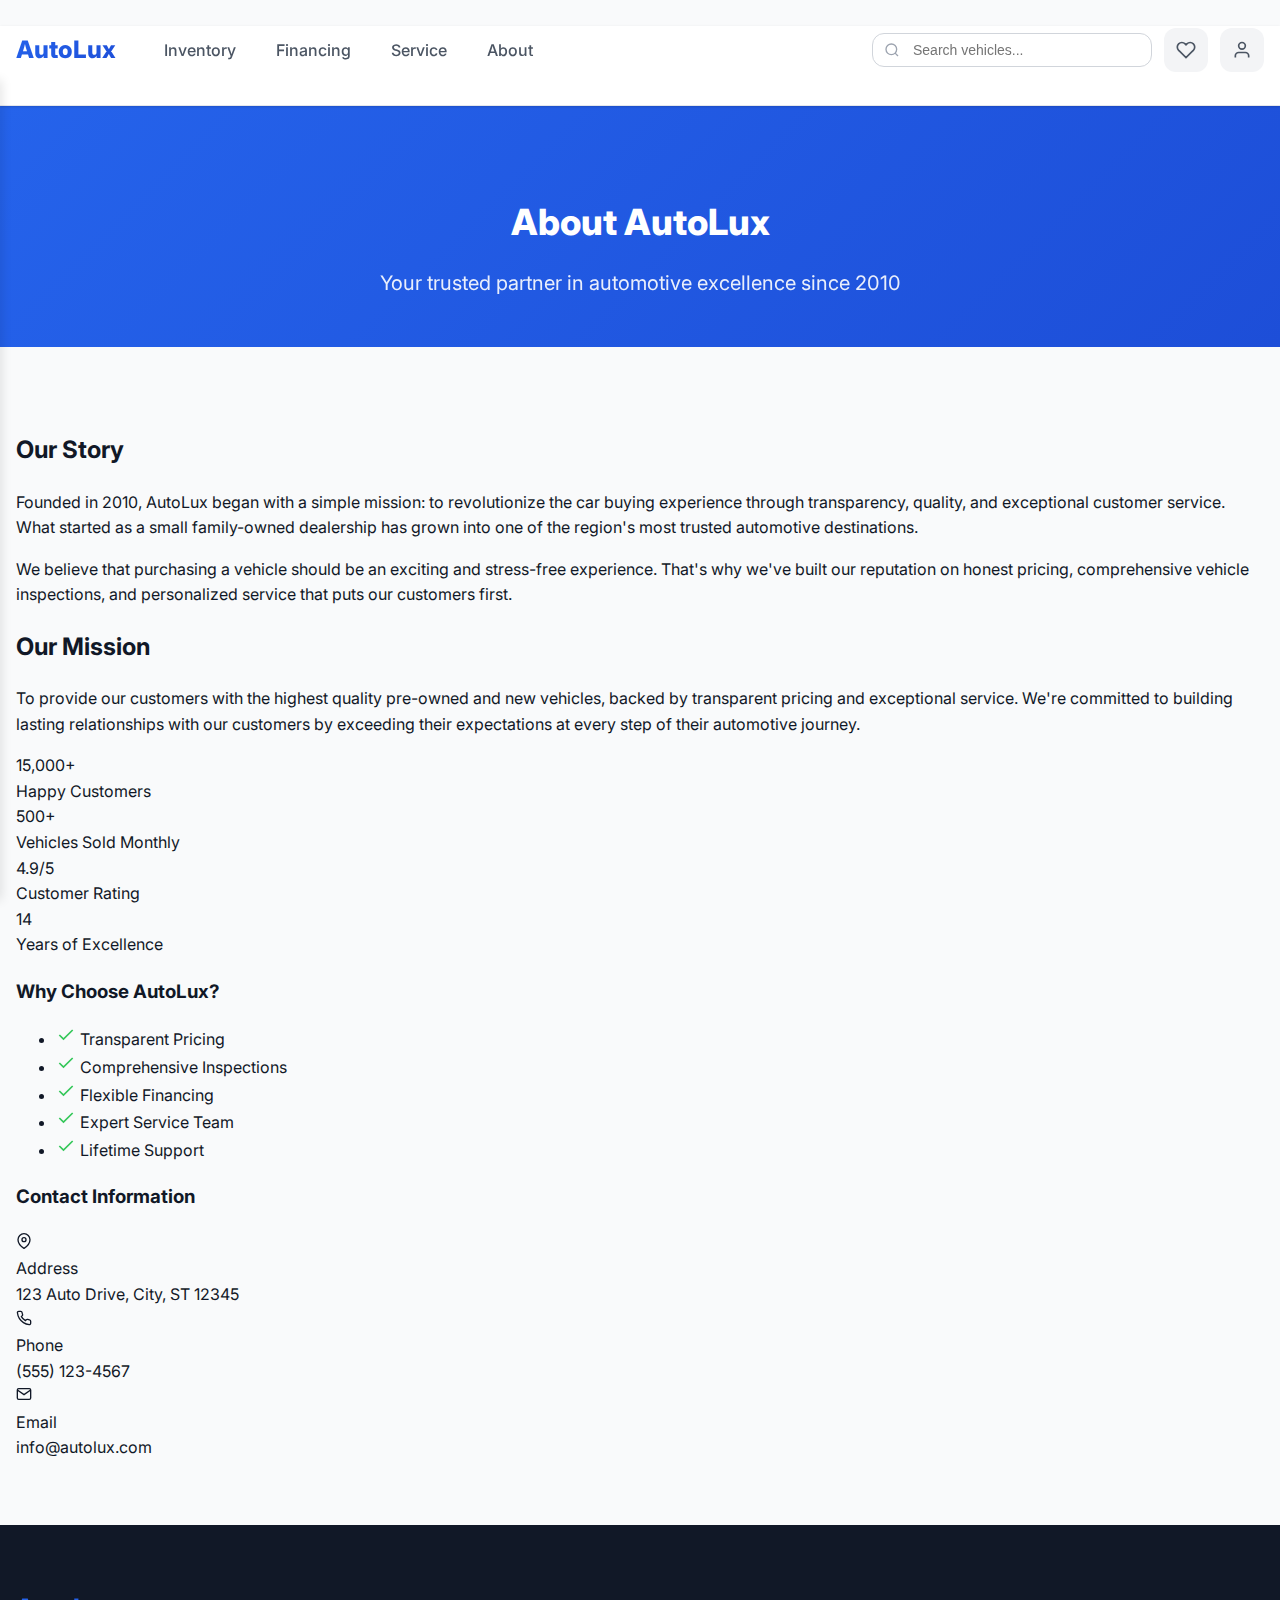
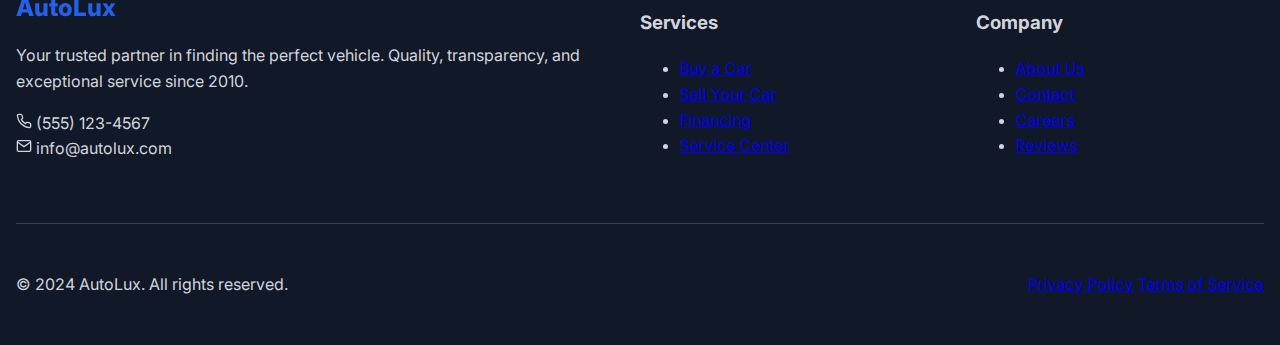
<file: about.html>
<!DOCTYPE html>
<html lang="en">
<head>
    <meta charset="UTF-8">
    <meta name="viewport" content="width=device-width, initial-scale=1.0">
    <title>About Us - AutoLux</title>
    <link rel="stylesheet" href="responsive-styles.css">
    <link href="https://fonts.googleapis.com/css2?family=Inter:wght@300;400;500;600;700;800;900&display=swap" rel="stylesheet">
</head>
<body>
    <!-- Header -->
    <!-- Updated Header with Hamburger Menu -->
     <br>
<header class="header">
    <div class="container">
        <div class="header-content">
            <div class="header-left">
                <div class="logo">AutoLux</div>
                <nav class="nav">
                    <a href="index.html" class="nav-link ">Inventory</a>
                    <a href="financing.html" class="nav-link">Financing</a>
                    <a href="service.html" class="nav-link">Service</a>
                    <a href="about.html" class="nav-link">About</a>
                </nav>
            </div>
            
            <div class="header-right">
                <div class="search-container">
                    <svg class="search-icon" width="16" height="16" viewBox="0 0 24 24" fill="none" stroke="currentColor" stroke-width="2">
                        <circle cx="11" cy="11" r="8"></circle>
                        <path d="m21 21-4.35-4.35"></path>
                    </svg>
                    <input type="text" id="searchInput" placeholder="Search vehicles..." class="search-input">
                </div>
                <button class="icon-btn" title="Favorites">
                    <svg width="20" height="20" viewBox="0 0 24 24" fill="none" stroke="currentColor" stroke-width="2">
                        <path d="M20.84 4.61a5.5 5.5 0 0 0-7.78 0L12 5.67l-1.06-1.06a5.5 5.5 0 0 0-7.78 7.78l1.06 1.06L12 21.23l7.78-7.78 1.06-1.06a5.5 5.5 0 0 0 0-7.78z"></path>
                    </svg>
                </button>
                <button class="icon-btn" title="User Profile">
                    <svg width="20" height="20" viewBox="0 0 24 24" fill="none" stroke="currentColor" stroke-width="2">
                        <path d="M20 21v-2a4 4 0 0 0-4-4H8a4 4 0 0 0-4 4v2"></path>
                        <circle cx="12" cy="7" r="4"></circle>
                    </svg>
                </button>
                
                <!-- Hamburger Menu Button -->
                <button class="hamburger-btn" aria-label="Toggle menu" aria-expanded="false">
                    <span class="hamburger-line"></span>
                    <span class="hamburger-line"></span>
                    <span class="hamburger-line"></span>
                </button>
            </div>
        </div>
    </div>
    
    
</header>

<!-- Mobile Menu -->
    <div class="mobile-menu">
        <div class="mobile-search">
            <div class="search-container">
                <svg class="search-icon" width="16" height="16" viewBox="0 0 24 24" fill="none" stroke="currentColor" stroke-width="2">
                    <circle cx="11" cy="11" r="8"></circle>
                    <path d="m21 21-4.35-4.35"></path>
                </svg>
                <input type="text" placeholder="Search vehicles..." class="search-input">
            </div>
        </div>
        
        <nav class="mobile-nav">
            <a href="index.html" class="mobile-nav-link ">Inventory</a>
            <a href="financing.html" class="mobile-nav-link">Financing</a>
            <a href="service.html" class="mobile-nav-link">Service</a>
            <a href="about.html" class="mobile-nav-link active">About</a>
        </nav>
        
        
    </div>

<!-- Menu Overlay -->
<div class="menu-overlay"></div>


    <!-- Hero Section -->
    <section class="page-hero">
        <div class="container">
            <div class="page-hero-content">
                <h1 class="page-title">About AutoLux</h1>
                <p class="page-subtitle">Your trusted partner in automotive excellence since 2010</p>
            </div>
        </div>
    </section>

    <!-- About Content -->
    <section class="content-section">
        <div class="container">
            <div class="content-grid">
                <div class="content-main">
                    <div class="content-card">
                        <h2 class="content-title">Our Story</h2>
                        <p class="content-text">
                            Founded in 2010, AutoLux began with a simple mission: to revolutionize the car buying experience through transparency, quality, and exceptional customer service. What started as a small family-owned dealership has grown into one of the region's most trusted automotive destinations.
                        </p>
                        <p class="content-text">
                            We believe that purchasing a vehicle should be an exciting and stress-free experience. That's why we've built our reputation on honest pricing, comprehensive vehicle inspections, and personalized service that puts our customers first.
                        </p>
                    </div>

                    <div class="content-card">
                        <h2 class="content-title">Our Mission</h2>
                        <p class="content-text">
                            To provide our customers with the highest quality pre-owned and new vehicles, backed by transparent pricing and exceptional service. We're committed to building lasting relationships with our customers by exceeding their expectations at every step of their automotive journey.
                        </p>
                    </div>

                    <div class="stats-grid">
                        <div class="stat-card">
                            <div class="stat-number">15,000+</div>
                            <div class="stat-label">Happy Customers</div>
                        </div>
                        <div class="stat-card">
                            <div class="stat-number">500+</div>
                            <div class="stat-label">Vehicles Sold Monthly</div>
                        </div>
                        <div class="stat-card">
                            <div class="stat-number">4.9/5</div>
                            <div class="stat-label">Customer Rating</div>
                        </div>
                        <div class="stat-card">
                            <div class="stat-number">14</div>
                            <div class="stat-label">Years of Excellence</div>
                        </div>
                    </div>
                </div>

                <div class="content-sidebar">
                    <div class="sidebar-card">
                        <h3 class="sidebar-title">Why Choose AutoLux?</h3>
                        <ul class="feature-list">
                            <li class="feature-item">
                                <svg width="20" height="20" viewBox="0 0 24 24" fill="none" stroke="#34C759" stroke-width="2">
                                    <polyline points="20,6 9,17 4,12"></polyline>
                                </svg>
                                <span>Transparent Pricing</span>
                            </li>
                            <li class="feature-item">
                                <svg width="20" height="20" viewBox="0 0 24 24" fill="none" stroke="#34C759" stroke-width="2">
                                    <polyline points="20,6 9,17 4,12"></polyline>
                                </svg>
                                <span>Comprehensive Inspections</span>
                            </li>
                            <li class="feature-item">
                                <svg width="20" height="20" viewBox="0 0 24 24" fill="none" stroke="#34C759" stroke-width="2">
                                    <polyline points="20,6 9,17 4,12"></polyline>
                                </svg>
                                <span>Flexible Financing</span>
                            </li>
                            <li class="feature-item">
                                <svg width="20" height="20" viewBox="0 0 24 24" fill="none" stroke="#34C759" stroke-width="2">
                                    <polyline points="20,6 9,17 4,12"></polyline>
                                </svg>
                                <span>Expert Service Team</span>
                            </li>
                            <li class="feature-item">
                                <svg width="20" height="20" viewBox="0 0 24 24" fill="none" stroke="#34C759" stroke-width="2">
                                    <polyline points="20,6 9,17 4,12"></polyline>
                                </svg>
                                <span>Lifetime Support</span>
                            </li>
                        </ul>
                    </div>

                    <div class="sidebar-card">
                        <h3 class="sidebar-title">Contact Information</h3>
                        <div class="contact-info">
                            <div class="contact-item">
                                <svg width="16" height="16" viewBox="0 0 24 24" fill="none" stroke="currentColor" stroke-width="2">
                                    <path d="M21 10c0 7-9 13-9 13s-9-6-9-13a9 9 0 0 1 18 0z"></path>
                                    <circle cx="12" cy="10" r="3"></circle>
                                </svg>
                                <div>
                                    <div class="contact-label">Address</div>
                                    <div class="contact-value">123 Auto Drive, City, ST 12345</div>
                                </div>
                            </div>
                            <div class="contact-item">
                                <svg width="16" height="16" viewBox="0 0 24 24" fill="none" stroke="currentColor" stroke-width="2">
                                    <path d="M22 16.92v3a2 2 0 0 1-2.18 2 19.79 19.79 0 0 1-8.63-3.07 19.5 19.5 0 0 1-6-6 19.79 19.79 0 0 1-3.07-8.67A2 2 0 0 1 4.11 2h3a2 2 0 0 1 2 1.72 12.84 12.84 0 0 0 .7 2.81 2 2 0 0 1-.45 2.11L8.09 9.91a16 16 0 0 0 6 6l1.27-1.27a2 2 0 0 1 2.11-.45 12.84 12.84 0 0 0 2.81.7A2 2 0 0 1 22 16.92z"></path>
                                </svg>
                                <div>
                                    <div class="contact-label">Phone</div>
                                    <div class="contact-value">(555) 123-4567</div>
                                </div>
                            </div>
                            <div class="contact-item">
                                <svg width="16" height="16" viewBox="0 0 24 24" fill="none" stroke="currentColor" stroke-width="2">
                                    <path d="M4 4h16c1.1 0 2 .9 2 2v12c0 1.1-.9 2-2 2H4c-1.1 0-2-.9-2-2V6c0-1.1.9-2 2-2z"></path>
                                    <polyline points="22,6 12,13 2,6"></polyline>
                                </svg>
                                <div>
                                    <div class="contact-label">Email</div>
                                    <div class="contact-value">info@autolux.com</div>
                                </div>
                            </div>
                        </div>
                    </div>
                </div>
            </div>
        </div>
    </section>

    <!-- Footer -->
    <footer class="footer">
        <div class="container">
            <div class="footer-content">
                <div class="footer-main">
                    <div class="footer-brand">
                        <div class="logo">AutoLux</div>
                        <p class="footer-description">
                            Your trusted partner in finding the perfect vehicle. Quality, transparency, and exceptional service since 2010.
                        </p>
                        <div class="footer-contact">
                            <div class="contact-item">
                                <svg width="16" height="16" viewBox="0 0 24 24" fill="none" stroke="currentColor" stroke-width="2">
                                    <path d="M22 16.92v3a2 2 0 0 1-2.18 2 19.79 19.79 0 0 1-8.63-3.07 19.5 19.5 0 0 1-6-6 19.79 19.79 0 0 1-3.07-8.67A2 2 0 0 1 4.11 2h3a2 2 0 0 1 2 1.72 12.84 12.84 0 0 0 .7 2.81 2 2 0 0 1-.45 2.11L8.09 9.91a16 16 0 0 0 6 6l1.27-1.27a2 2 0 0 1 2.11-.45 12.84 12.84 0 0 0 2.81.7A2 2 0 0 1 22 16.92z"></path>
                                </svg>
                                <span>(555) 123-4567</span>
                            </div>
                            <div class="contact-item">
                                <svg width="16" height="16" viewBox="0 0 24 24" fill="none" stroke="currentColor" stroke-width="2">
                                    <path d="M4 4h16c1.1 0 2 .9 2 2v12c0 1.1-.9 2-2 2H4c-1.1 0-2-.9-2-2V6c0-1.1.9-2 2-2z"></path>
                                    <polyline points="22,6 12,13 2,6"></polyline>
                                </svg>
                                <span>info@autolux.com</span>
                            </div>
                        </div>
                    </div>
                </div>

                <div class="footer-links">
                    <div class="footer-column">
                        <h3 class="footer-title">Services</h3>
                        <ul class="footer-list">
                            <li><a href="buy-car.html" class="footer-link">Buy a Car</a></li>
                            <li><a href="sell-car.html" class="footer-link">Sell Your Car</a></li>
                            <li><a href="financing.html" class="footer-link">Financing</a></li>
                            <li><a href="service.html" class="footer-link">Service Center</a></li>
                        </ul>
                    </div>                   
                </div>
                 <div class="footer-column">
                        <h3 class="footer-title">Company</h3>
                        <ul class="footer-list">
                            <li><a href="about.html" class="footer-link">About Us</a></li>
                            <li><a href="#" class="footer-link">Contact</a></li>
                            <li><a href="careers.html" class="footer-link">Careers</a></li>
                            <li><a href="reviews.html" class="footer-link">Reviews</a></li>
                        </ul>
                    </div>
            </div>

            <div class="footer-bottom">
                <p class="footer-copyright">© 2024 AutoLux. All rights reserved.</p>
                <div class="footer-legal">
                    <a href="privacy.html" class="footer-link">Privacy Policy</a>
                    <a href="terms.html" class="footer-link">Terms of Service</a>
                </div>
            </div>
        </div>
    </footer>

    <script src="script.js"></script>
    <script src="mobile-menu.js"></script>

</body>
</html>
</file>
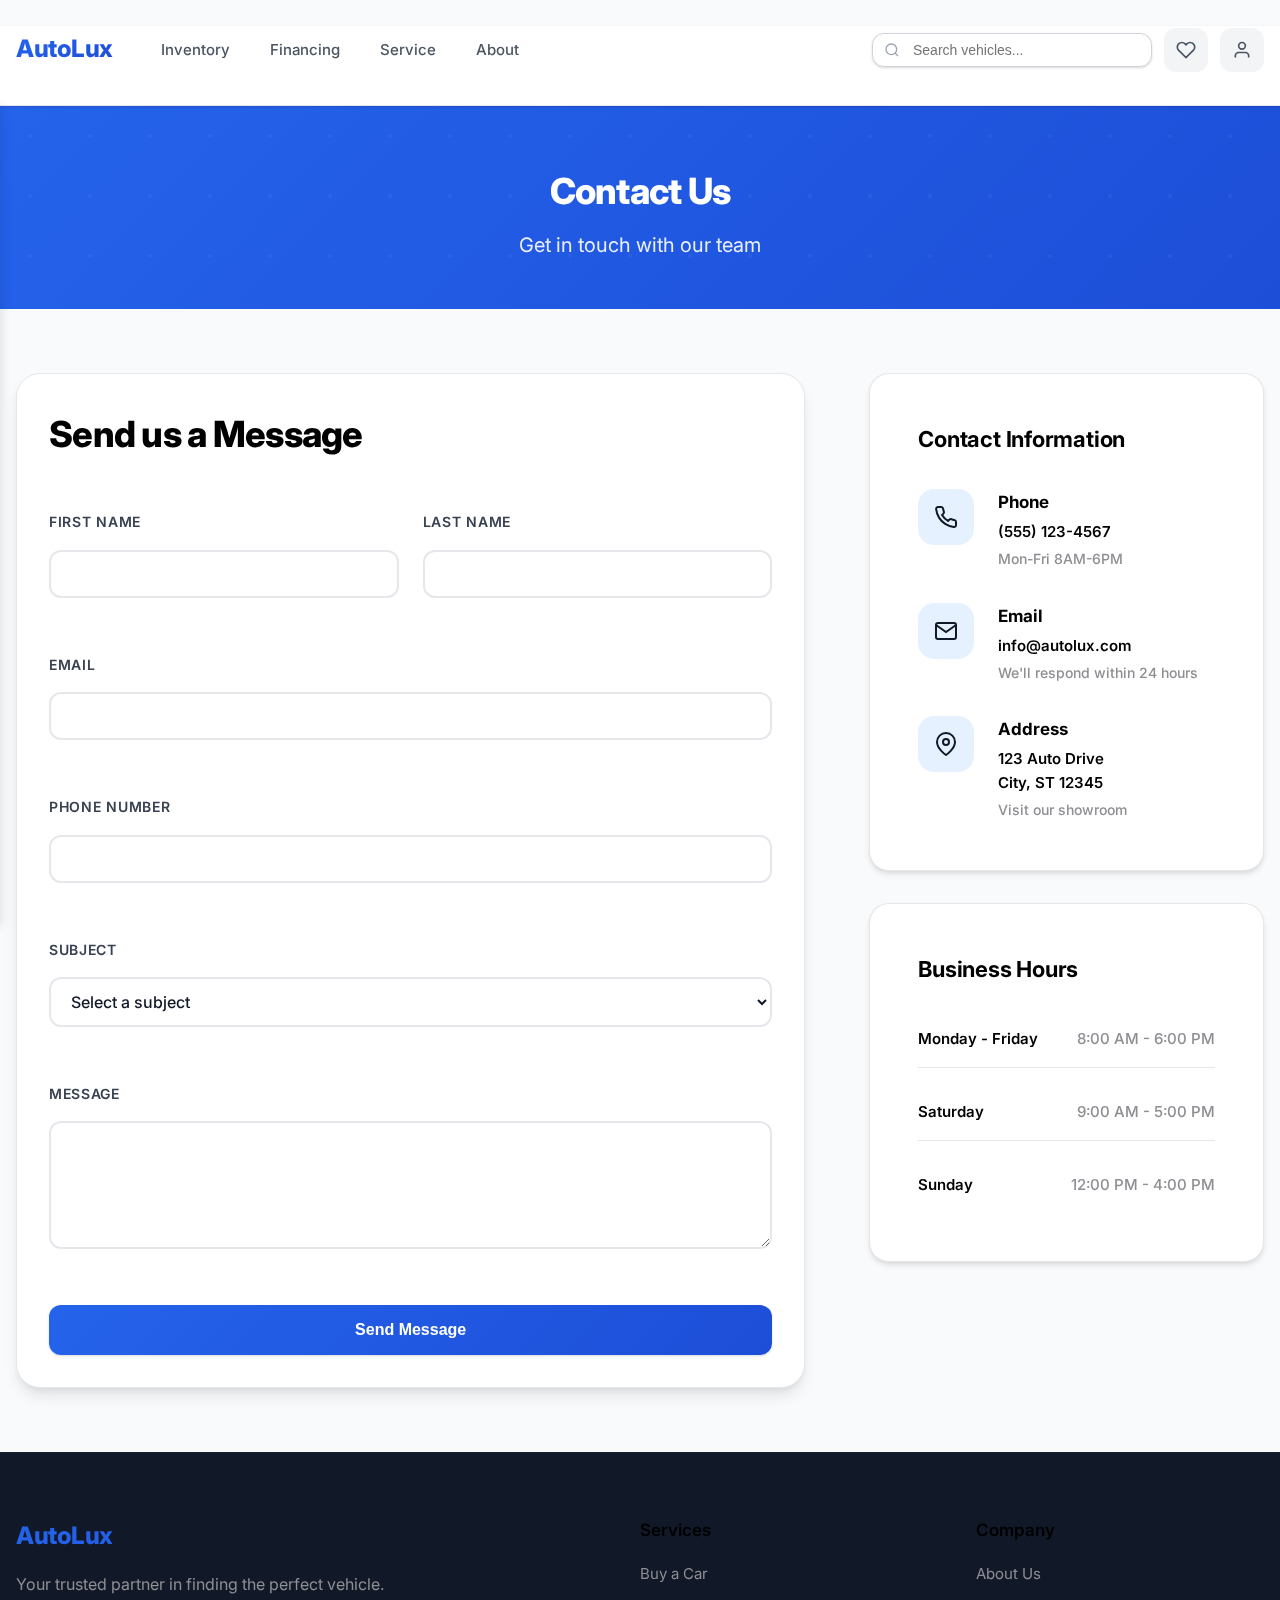
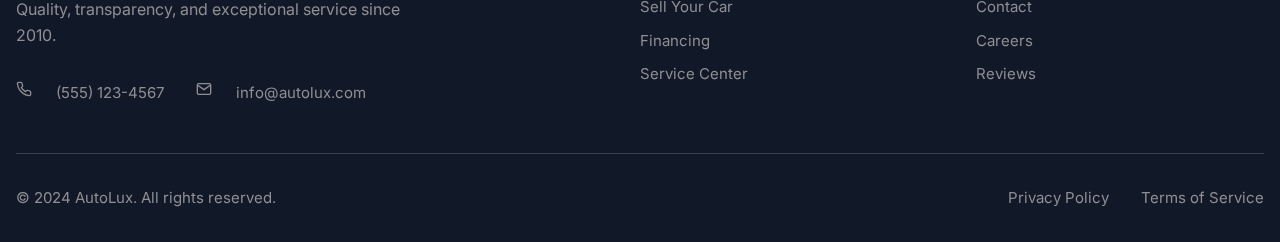
<file: contact.html>
<!DOCTYPE html>
<html lang="en">
<head>
    <meta charset="UTF-8">
    <meta name="viewport" content="width=device-width, initial-scale=1.0">
    <title>Contact Us - AutoLux</title>
    <link rel="stylesheet" href="styles.css">
    <link rel="stylesheet" href="responsive-styles.css">
    <link href="https://fonts.googleapis.com/css2?family=Inter:wght@300;400;500;600;700;800;900&display=swap" rel="stylesheet">
</head>
<body>
    <!-- Header -->
   <!-- Updated Header with Hamburger Menu -->
    <br>
<header class="header">
    <div class="container">
        <div class="header-content">
            <div class="header-left">
                <div class="logo">AutoLux</div>
                <nav class="nav">
                    <a href="index.html" class="nav-link ">Inventory</a>
                    <a href="financing.html" class="nav-link">Financing</a>
                    <a href="service.html" class="nav-link">Service</a>
                    <a href="about.html" class="nav-link">About</a>
                </nav>
            </div>
            
            <div class="header-right">
                <div class="search-container">
                    <svg class="search-icon" width="16" height="16" viewBox="0 0 24 24" fill="none" stroke="currentColor" stroke-width="2">
                        <circle cx="11" cy="11" r="8"></circle>
                        <path d="m21 21-4.35-4.35"></path>
                    </svg>
                    <input type="text" id="searchInput" placeholder="Search vehicles..." class="search-input">
                </div>
                <button class="icon-btn" title="Favorites">
                    <svg width="20" height="20" viewBox="0 0 24 24" fill="none" stroke="currentColor" stroke-width="2">
                        <path d="M20.84 4.61a5.5 5.5 0 0 0-7.78 0L12 5.67l-1.06-1.06a5.5 5.5 0 0 0-7.78 7.78l1.06 1.06L12 21.23l7.78-7.78 1.06-1.06a5.5 5.5 0 0 0 0-7.78z"></path>
                    </svg>
                </button>
                <button class="icon-btn" title="User Profile">
                    <svg width="20" height="20" viewBox="0 0 24 24" fill="none" stroke="currentColor" stroke-width="2">
                        <path d="M20 21v-2a4 4 0 0 0-4-4H8a4 4 0 0 0-4 4v2"></path>
                        <circle cx="12" cy="7" r="4"></circle>
                    </svg>
                </button>
                
                <!-- Hamburger Menu Button -->
                <button class="hamburger-btn" aria-label="Toggle menu" aria-expanded="false">
                    <span class="hamburger-line"></span>
                    <span class="hamburger-line"></span>
                    <span class="hamburger-line"></span>
                </button>
            </div>
        </div>
    </div>
    
    <!-- Mobile Menu -->
    <div class="mobile-menu">
        <div class="mobile-search">
            <div class="search-container">
                <svg class="search-icon" width="16" height="16" viewBox="0 0 24 24" fill="none" stroke="currentColor" stroke-width="2">
                    <circle cx="11" cy="11" r="8"></circle>
                    <path d="m21 21-4.35-4.35"></path>
                </svg>
                <input type="text" placeholder="Search vehicles..." class="search-input">
            </div>
        </div>
        
        <nav class="mobile-nav">
            <a href="index.html" class="mobile-nav-link active">Inventory</a>
            <a href="financing.html" class="mobile-nav-link">Financing</a>
            <a href="service.html" class="mobile-nav-link">Service</a>
            <a href="about.html" class="mobile-nav-link">About</a>
            <a href="contact.html" class="mobile-nav-link">Contact</a>
        </nav>
        
       
    </div>
</header>

<!-- Menu Overlay -->
<div class="menu-overlay"></div>


    <!-- Hero Section -->
    <section class="page-hero">
        <div class="container">
            <div class="page-hero-content">
                <h1 class="page-title">Contact Us</h1>
                <p class="page-subtitle">Get in touch with our team</p>
            </div>
        </div>
    </section>

    <!-- Contact Content -->
    <section class="content-section">
        <div class="container">
            <div class="contact-grid">
                <div class="contact-form-section">
                    <div class="form-card">
                        <h2 class="form-title">Send us a Message</h2>
                        <form class="contact-form" id="contactForm">
                            <div class="form-row">
                                <div class="form-group">
                                    <label for="firstName" class="form-label">First Name</label>
                                    <input type="text" id="firstName" class="form-input" required>
                                </div>
                                <div class="form-group">
                                    <label for="lastName" class="form-label">Last Name</label>
                                    <input type="text" id="lastName" class="form-input" required>
                                </div>
                            </div>
                            
                            <div class="form-group">
                                <label for="email" class="form-label">Email</label>
                                <input type="email" id="email" class="form-input" required>
                            </div>
                            
                            <div class="form-group">
                                <label for="phone" class="form-label">Phone Number</label>
                                <input type="tel" id="phone" class="form-input">
                            </div>
                            
                            <div class="form-group">
                                <label for="subject" class="form-label">Subject</label>
                                <select id="subject" class="form-select" required>
                                    <option value="">Select a subject</option>
                                    <option value="general">General Inquiry</option>
                                    <option value="sales">Sales Question</option>
                                    <option value="service">Service Appointment</option>
                                    <option value="financing">Financing Question</option>
                                    <option value="other">Other</option>
                                </select>
                            </div>
                            
                            <div class="form-group">
                                <label for="message" class="form-label">Message</label>
                                <textarea id="message" class="form-textarea" rows="5" required></textarea>
                            </div>
                            
                            <button type="submit" class="btn btn-primary btn-large">Send Message</button>
                        </form>
                    </div>
                </div>

                <div class="contact-info-section">
                    <div class="sidebar-card">
                        <h3 class="sidebar-title">Contact Information</h3>
                        <div class="contact-methods">
                            <div class="contact-method">
                                <div class="method-icon">
                                    <svg width="24" height="24" viewBox="0 0 24 24" fill="none" stroke="currentColor" stroke-width="2">
                                        <path d="M22 16.92v3a2 2 0 0 1-2.18 2 19.79 19.79 0 0 1-8.63-3.07 19.5 19.5 0 0 1-6-6 19.79 19.79 0 0 1-3.07-8.67A2 2 0 0 1 4.11 2h3a2 2 0 0 1 2 1.72 12.84 12.84 0 0 0 .7 2.81 2 2 0 0 1-.45 2.11L8.09 9.91a16 16 0 0 0 6 6l1.27-1.27a2 2 0 0 1 2.11-.45 12.84 12.84 0 0 0 2.81.7A2 2 0 0 1 22 16.92z"></path>
                                    </svg>
                                </div>
                                <div class="method-content">
                                    <div class="method-title">Phone</div>
                                    <div class="method-value">(555) 123-4567</div>
                                    <div class="method-note">Mon-Fri 8AM-6PM</div>
                                </div>
                            </div>

                            <div class="contact-method">
                                <div class="method-icon">
                                    <svg width="24" height="24" viewBox="0 0 24 24" fill="none" stroke="currentColor" stroke-width="2">
                                        <path d="M4 4h16c1.1 0 2 .9 2 2v12c0 1.1-.9 2-2 2H4c-1.1 0-2-.9-2-2V6c0-1.1.9-2 2-2z"></path>
                                        <polyline points="22,6 12,13 2,6"></polyline>
                                    </svg>
                                </div>
                                <div class="method-content">
                                    <div class="method-title">Email</div>
                                    <div class="method-value">info@autolux.com</div>
                                    <div class="method-note">We'll respond within 24 hours</div>
                                </div>
                            </div>

                            <div class="contact-method">
                                <div class="method-icon">
                                    <svg width="24" height="24" viewBox="0 0 24 24" fill="none" stroke="currentColor" stroke-width="2">
                                        <path d="M21 10c0 7-9 13-9 13s-9-6-9-13a9 9 0 0 1 18 0z"></path>
                                        <circle cx="12" cy="10" r="3"></circle>
                                    </svg>
                                </div>
                                <div class="method-content">
                                    <div class="method-title">Address</div>
                                    <div class="method-value">123 Auto Drive<br>City, ST 12345</div>
                                    <div class="method-note">Visit our showroom</div>
                                </div>
                            </div>
                        </div>
                    </div>

                    <div class="hours-card">
                        <h3 class="sidebar-title">Business Hours</h3>
                        <div class="hours-list">
                            <div class="hours-item">
                                <span class="day">Monday - Friday</span>
                                <span class="time">8:00 AM - 6:00 PM</span>
                            </div>
                            <div class="hours-item">
                                <span class="day">Saturday</span>
                                <span class="time">9:00 AM - 5:00 PM</span>
                            </div>
                            <div class="hours-item">
                                <span class="day">Sunday</span>
                                <span class="time">12:00 PM - 4:00 PM</span>
                            </div>
                        </div>
                    </div>
                </div>
            </div>
        </div>
    </section>

    <!-- Footer -->
    <footer class="footer">
        <div class="container">
            <div class="footer-content">
                <div class="footer-main">
                    <div class="footer-brand">
                        <div class="logo">AutoLux</div>
                        <p class="footer-description">
                            Your trusted partner in finding the perfect vehicle. Quality, transparency, and exceptional service since 2010.
                        </p>
                        <div class="footer-contact">
                            <div class="contact-item">
                                <svg width="16" height="16" viewBox="0 0 24 24" fill="none" stroke="currentColor" stroke-width="2">
                                    <path d="M22 16.92v3a2 2 0 0 1-2.18 2 19.79 19.79 0 0 1-8.63-3.07 19.5 19.5 0 0 1-6-6 19.79 19.79 0 0 1-3.07-8.67A2 2 0 0 1 4.11 2h3a2 2 0 0 1 2 1.72 12.84 12.84 0 0 0 .7 2.81 2 2 0 0 1-.45 2.11L8.09 9.91a16 16 0 0 0 6 6l1.27-1.27a2 2 0 0 1 2.11-.45 12.84 12.84 0 0 0 2.81.7A2 2 0 0 1 22 16.92z"></path>
                                </svg>
                                <span>(555) 123-4567</span>
                            </div>
                            <div class="contact-item">
                                <svg width="16" height="16" viewBox="0 0 24 24" fill="none" stroke="currentColor" stroke-width="2">
                                    <path d="M4 4h16c1.1 0 2 .9 2 2v12c0 1.1-.9 2-2 2H4c-1.1 0-2-.9-2-2V6c0-1.1.9-2 2-2z"></path>
                                    <polyline points="22,6 12,13 2,6"></polyline>
                                </svg>
                                <span>info@autolux.com</span>
                            </div>
                        </div>
                    </div>
                </div>

                <div class="footer-links">
                    <div class="footer-column">
                        <h3 class="footer-title">Services</h3>
                        <ul class="footer-list">
                            <li><a href="index.html" class="footer-link">Buy a Car</a></li>
                            <li><a href="sell-car.html" class="footer-link">Sell Your Car</a></li>
                            <li><a href="financing.html" class="footer-link">Financing</a></li>
                            <li><a href="service.html" class="footer-link">Service Center</a></li>
                        </ul>
                    </div>                   
                </div>
                 <div class="footer-column">
                        <h3 class="footer-title">Company</h3>
                        <ul class="footer-list">
                            <li><a href="about.html" class="footer-link">About Us</a></li>
                            <li><a href="contact.html" class="footer-link">Contact</a></li>
                            <li><a href="careers.html" class="footer-link">Careers</a></li>
                            <li><a href="reviews.html" class="footer-link">Reviews</a></li>
                        </ul>
                    </div>
            </div>

            <div class="footer-bottom">
                <p class="footer-copyright">© 2024 AutoLux. All rights reserved.</p>
                <div class="footer-legal">
                    <a href="privacy.html" class="footer-link">Privacy Policy</a>
                    <a href="terms.html" class="footer-link">Terms of Service</a>
                </div>
            </div>
        </div>
    </footer>

    <script src="script.js"></script>
    <script>
        document.getElementById('contactForm').addEventListener('submit', function(e) {
            e.preventDefault();
            
            // Get form data
            const formData = {
                firstName: document.getElementById('firstName').value,
                lastName: document.getElementById('lastName').value,
                email: document.getElementById('email').value,
                phone: document.getElementById('phone').value,
                subject: document.getElementById('subject').value,
                message: document.getElementById('message').value,
                dateSubmitted: new Date().toISOString()
            };
            
            // Save to localStorage (in real app, would send to server)
            const contacts = JSON.parse(localStorage.getItem('contactSubmissions')) || [];
            contacts.push(formData);
            localStorage.setItem('contactSubmissions', JSON.stringify(contacts));
            
            // Show success message
            alert(`Thank you, ${formData.firstName}! Your message has been sent. We'll get back to you soon.`);
            
            // Reset form
            this.reset();
        });
    </script>
</body>
</html>
</file>
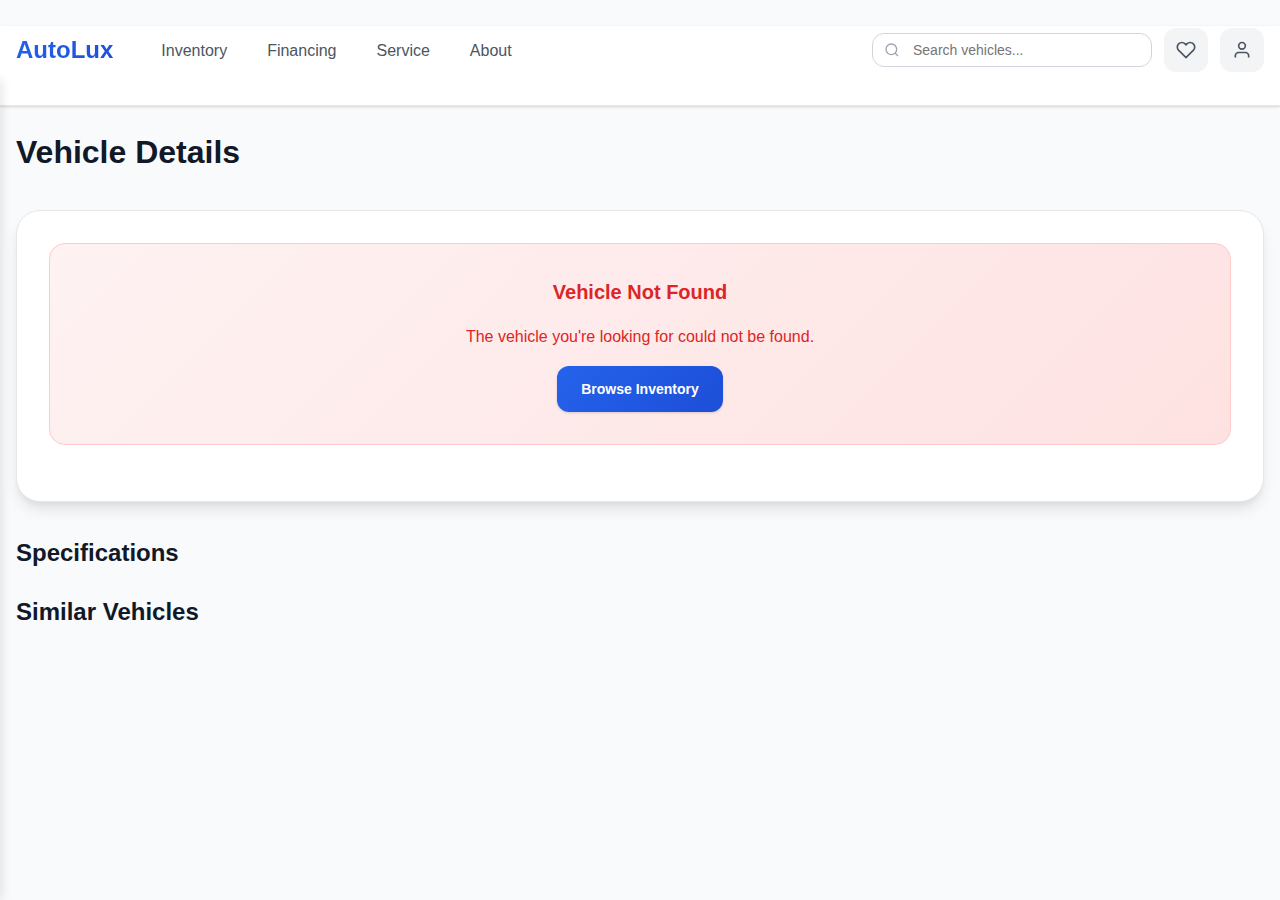
<file: details.html>
<!DOCTYPE html>
<html lang="en">
<head>
    <meta charset="UTF-8">
    <meta name="viewport" content="width=device-width, initial-scale=1.0">
    <title>Vehicle Details</title>
    <link rel="stylesheet" href="vehicle-details.css">
    <link rel="stylesheet" href="responsive-styles.css">
    <link rel="stylesheet" href="https://cdnjs.cloudflare.com/ajax/libs/font-awesome/6.0.0/css/all.min.css" integrity="sha512-9usAa10IRO0HhonpyAIVpjrylPvoDwiPUiKdWk5t3PyolY1cOd4DSE0Ga+ri4AuTroPR5aQvXU9xC6qOPnzFeg==" crossorigin="anonymous" referrerpolicy="no-referrer" />
    
</head>
<body>
    <!-- Updated Header with Hamburger Menu -->
     <br>
<header class="header">
    <div class="container">
        <div class="header-content">
            <div class="header-left">
                <div class="logo">AutoLux</div>
                <nav class="nav">
                    <a href="index.html" class="nav-link ">Inventory</a>
                    <a href="financing.html" class="nav-link">Financing</a>
                    <a href="service.html" class="nav-link">Service</a>
                    <a href="about.html" class="nav-link">About</a>
                </nav>
            </div>
            
            <div class="header-right">
                <div class="search-container">
                    <svg class="search-icon" width="16" height="16" viewBox="0 0 24 24" fill="none" stroke="currentColor" stroke-width="2">
                        <circle cx="11" cy="11" r="8"></circle>
                        <path d="m21 21-4.35-4.35"></path>
                    </svg>
                    <input type="text" id="searchInput" placeholder="Search vehicles..." class="search-input">
                </div>
                <button class="icon-btn" title="Favorites">
                    <svg width="20" height="20" viewBox="0 0 24 24" fill="none" stroke="currentColor" stroke-width="2">
                        <path d="M20.84 4.61a5.5 5.5 0 0 0-7.78 0L12 5.67l-1.06-1.06a5.5 5.5 0 0 0-7.78 7.78l1.06 1.06L12 21.23l7.78-7.78 1.06-1.06a5.5 5.5 0 0 0 0-7.78z"></path>
                    </svg>
                </button>
                <button class="icon-btn" title="User Profile">
                    <svg width="20" height="20" viewBox="0 0 24 24" fill="none" stroke="currentColor" stroke-width="2">
                        <path d="M20 21v-2a4 4 0 0 0-4-4H8a4 4 0 0 0-4 4v2"></path>
                        <circle cx="12" cy="7" r="4"></circle>
                    </svg>
                </button>
                
                <!-- Hamburger Menu Button -->
                <button class="hamburger-btn" aria-label="Toggle menu" aria-expanded="false">
                    <span class="hamburger-line"></span>
                    <span class="hamburger-line"></span>
                    <span class="hamburger-line"></span>
                </button>
            </div>
        </div>
    </div>
    
    
</header>

<!-- Mobile Menu -->
    <div class="mobile-menu">
        <div class="mobile-search">
            <div class="search-container">
                <svg class="search-icon" width="16" height="16" viewBox="0 0 24 24" fill="none" stroke="currentColor" stroke-width="2">
                    <circle cx="11" cy="11" r="8"></circle>
                    <path d="m21 21-4.35-4.35"></path>
                </svg>
                <input type="text" placeholder="Search vehicles..." class="search-input">
            </div>
        </div>
        
        <nav class="mobile-nav">
            <a href="index.html" class="mobile-nav-link ">Inventory</a>
            <a href="financing.html" class="mobile-nav-link">Financing</a>
            <a href="service.html" class="mobile-nav-link">Service</a>
            <a href="about.html" class="mobile-nav-link">About</a>
        </nav>
        
       
    </div>

<!-- Menu Overlay -->
<div class="menu-overlay"></div>

    <div class="container">
        <h1>Vehicle Details</h1>
        <section id="vehicleDetails" class="vehicle-details">
            <!-- Vehicle details will be dynamically inserted here -->
        </section>

        <h2>Specifications</h2>
        <section id="vehicleSpecs">
            <!-- Vehicle specifications will be dynamically inserted here -->
        </section>

        <h2>Similar Vehicles</h2>
        <section id="similarVehicles">
            <!-- Similar vehicles will be dynamically inserted here -->
        </section>
    </div>

    <script>
    document.addEventListener('DOMContentLoaded', function() {
        // Get vehicle ID from URL
        const urlParams = new URLSearchParams(window.location.search);
        const vehicleId = urlParams.get('id');
        
        // Get vehicle data from localStorage
        const vehicles = JSON.parse(localStorage.getItem('vehicles')) || [];
        const vehicle = vehicles.find(v => v.id === vehicleId);
        
        if (vehicle) {
            // Populate vehicle details
            const detailsContainer = document.getElementById('vehicleDetails');
            detailsContainer.innerHTML = `
                <div class="vehicle-gallery">
                    <div class="main-image">
                        <img src="${vehicle.image}" alt="${vehicle.name}" class="vehicle-image">
                    </div>
                    <div class="thumbnail-container">
                        ${vehicle.images.map(img => `
                            <div class="thumbnail">
                                <img src="${img}" alt="${vehicle.name}" class="thumbnail-image">
                            </div>
                        `).join('')}
                    </div>
                </div>
                <div class="vehicle-info">
                    <div class="vehicle-header">
                        <h1 class="vehicle-title">${vehicle.name}</h1>
                        <div class="vehicle-price">$${vehicle.price.toLocaleString()}</div>
                    </div>
                    <div class="vehicle-meta">
                        <span>${vehicle.year}</span>
                        <span>•</span>
                        <span>${vehicle.mileage.toLocaleString()} miles</span>
                        <span>•</span>
                        <span>${vehicle.location}</span>
                    </div>
                    <div class="vehicle-description">
                        <p>${vehicle.description}</p>
                    </div>
                    <div class="vehicle-highlights">
                        <h3>Key Features</h3>
                        <ul>
                            ${vehicle.highlights.map(feature => `<li>${feature}</li>`).join('')}
                        </ul>
                    </div>
                    <div class="vehicle-actions">
                        <button class="btn btn-primary" onclick="window.location.href='test-drive.html?vehicle=${vehicle.id}'">Schedule Test Drive</button>
                        <button class="btn btn-outline" onclick="window.location.href='contact.html'">Contact Dealer</button>
                    </div>
                </div>
            `;
            
            // Populate specs
            const specsContainer = document.getElementById('vehicleSpecs');
            specsContainer.innerHTML = `
                <div class="specs-group">
                    <h3>Engine & Performance</h3>
                    <div class="specs-list">
                        ${Object.entries(vehicle.specs.engine).map(([key, value]) => `
                            <div class="spec-item">
                                <span class="spec-label">${key}</span>
                                <span class="spec-value">${value}</span>
                            </div>
                        `).join('')}
                    </div>
                </div>
                <div class="specs-group">
                    <h3>Dimensions</h3>
                    <div class="specs-list">
                        ${Object.entries(vehicle.specs.dimensions).map(([key, value]) => `
                            <div class="spec-item">
                                <span class="spec-label">${key}</span>
                                <span class="spec-value">${value}</span>
                            </div>
                        `).join('')}
                    </div>
                </div>
                <div class="specs-group">
                    <h3>Comfort & Convenience</h3>
                    <div class="specs-list">
                        ${vehicle.specs.features.map(feature => `
                            <div class="spec-item">
                                <span class="spec-label">${feature}</span>
                                <span class="spec-value"><svg width="16" height="16" viewBox="0 0 24 24" fill="#34C759" stroke="#34C759"><polyline points="20,6 9,17 4,12"></polyline></svg></span>
                            </div>
                        `).join('')}
                    </div>
                </div>
            `;
            
            // Populate similar vehicles (filter by category)
            const similarContainer = document.getElementById('similarVehicles');
            const similarVehicles = vehicles
                .filter(v => v.category === vehicle.category && v.id !== vehicle.id)
                .slice(0, 3);
            
            if (similarVehicles.length > 0) {
                similarContainer.innerHTML = similarVehicles.map(v => `
                    <div class="vehicle-card" data-id="${v.id}">
                        <div class="card-image-container">
                            <img src="${v.image}" alt="${v.name}" class="card-image">
                            <button class="favorite-btn" title="Add to Favorites">
                                <svg width="16" height="16" viewBox="0 0 24 24" fill="none" stroke="currentColor" stroke-width="2">
                                    <path d="M20.84 4.61a5.5 5.5 0 0 0-7.78 0L12 5.67l-1.06-1.06a5.5 5.5 0 0 0-7.78 7.78l1.06 1.06L12 21.23l7.78-7.78 1.06-1.06a5.5 5.5 0 0 0 0-7.78z"></path>
                                </svg>
                            </button>
                        </div>
                        <div class="card-content">
                            <div class="card-header">
                                <div class="card-info">
                                    <h3 class="card-title">${v.name}</h3>
                                    <p class="card-details">${v.year} • ${v.mileage.toLocaleString()} miles</p>
                                </div>
                                <div class="card-price">$${v.price.toLocaleString()}</div>
                            </div>
                            <div class="card-specs">
                                <span>${v.fuelType}</span>
                                <span>${v.transmission}</span>
                                <div class="rating">
                                    <svg width="12" height="12" viewBox="0 0 24 24" fill="#34C759" stroke="#34C759">
                                        <polygon points="12,2 15.09,8.26 22,9.27 17,14.14 18.18,21.02 12,17.77 5.82,21.02 7,14.14 2,9.27 8.91,8.26"></polygon>
                                    </svg>
                                    <span>${v.rating}</span>
                                </div>
                            </div>
                            <div class="card-actions">
                                <button class="btn btn-primary flex-1" onclick="window.location.href='details.html?id=${v.id}'">View Details</button>
                                <button class="btn btn-outline icon-only" onclick="window.location.href='contact.html'">
                                    <svg width="12" height="12" viewBox="0 0 24 24" fill="none" stroke="currentColor">
                                        <path d="M22 16.92v3a2 2 0 0 1-2.18 2 19.79 19.79 0 0 1-8.63-3.07 19.5 19.5 0 0 1-6-6 19.79 19.79 0 0 1-3.07-8.67A2 2 0 0 1 4.11 2h3a2 2 0 0 1 2 1.72 12.84 12.84 0 0 0 .7 2.81 2 2 0 0 1-.45 2.11L8.09 9.91a16 16 0 0 0 6 6l1.27-1.27a2 2 0 0 1 2.11-.45 12.84 12.84 0 0 0 2.81.7A2 2 0 0 1 22 16.92z"></path>
                                    </svg>
                                </button>
                            </div>
                        </div>
                    </div>
                `).join('');
            } else {
                similarContainer.innerHTML = '<p class="no-results">No similar vehicles found.</p>';
            }
        } else {
            document.getElementById('vehicleDetails').innerHTML = `
                <div class="error-message">
                    <h2>Vehicle Not Found</h2>
                    <p>The vehicle you're looking for could not be found.</p>
                    <a href="index.html" class="btn btn-primary">Browse Inventory</a>
                </div>
            `;
            document.getElementById('similarVehicles').innerHTML = '';
        }
    });
</script>
</body>
<script src="mobile-menu.js"></script>
</html>
</file>
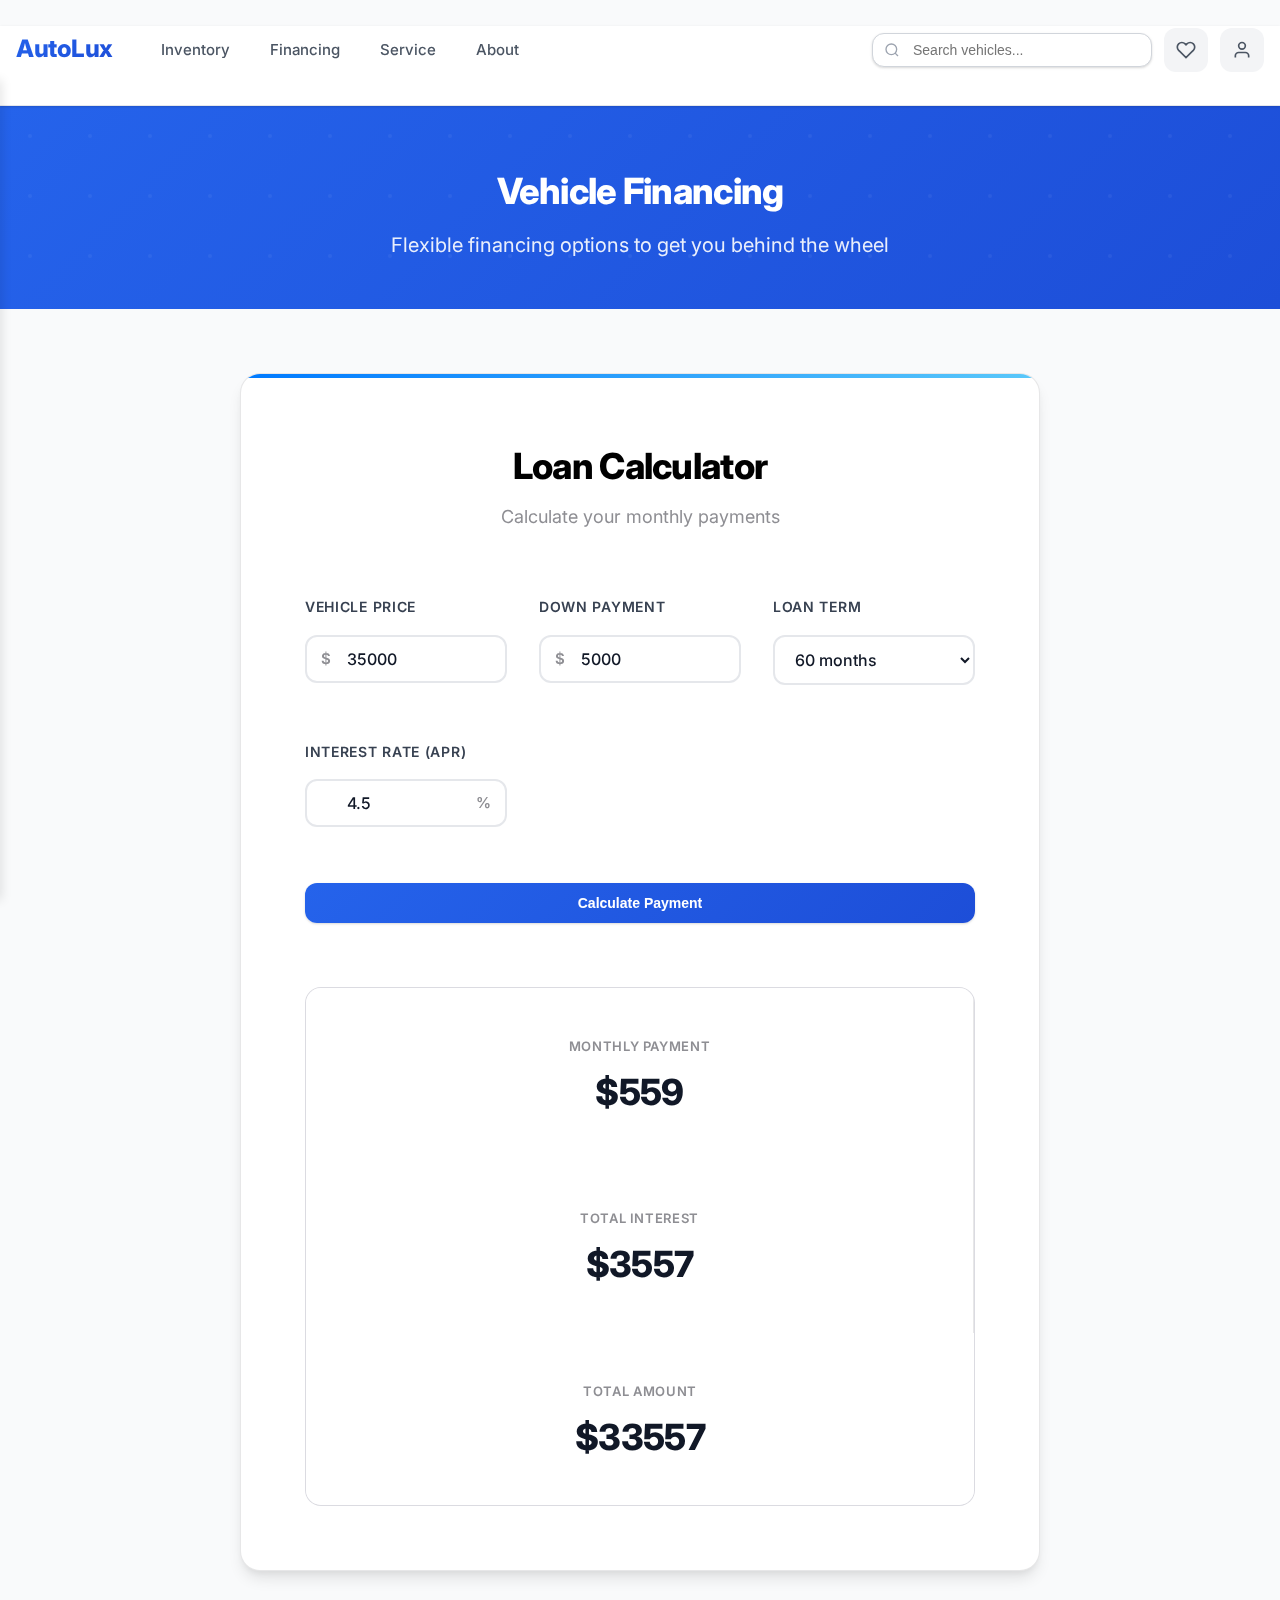
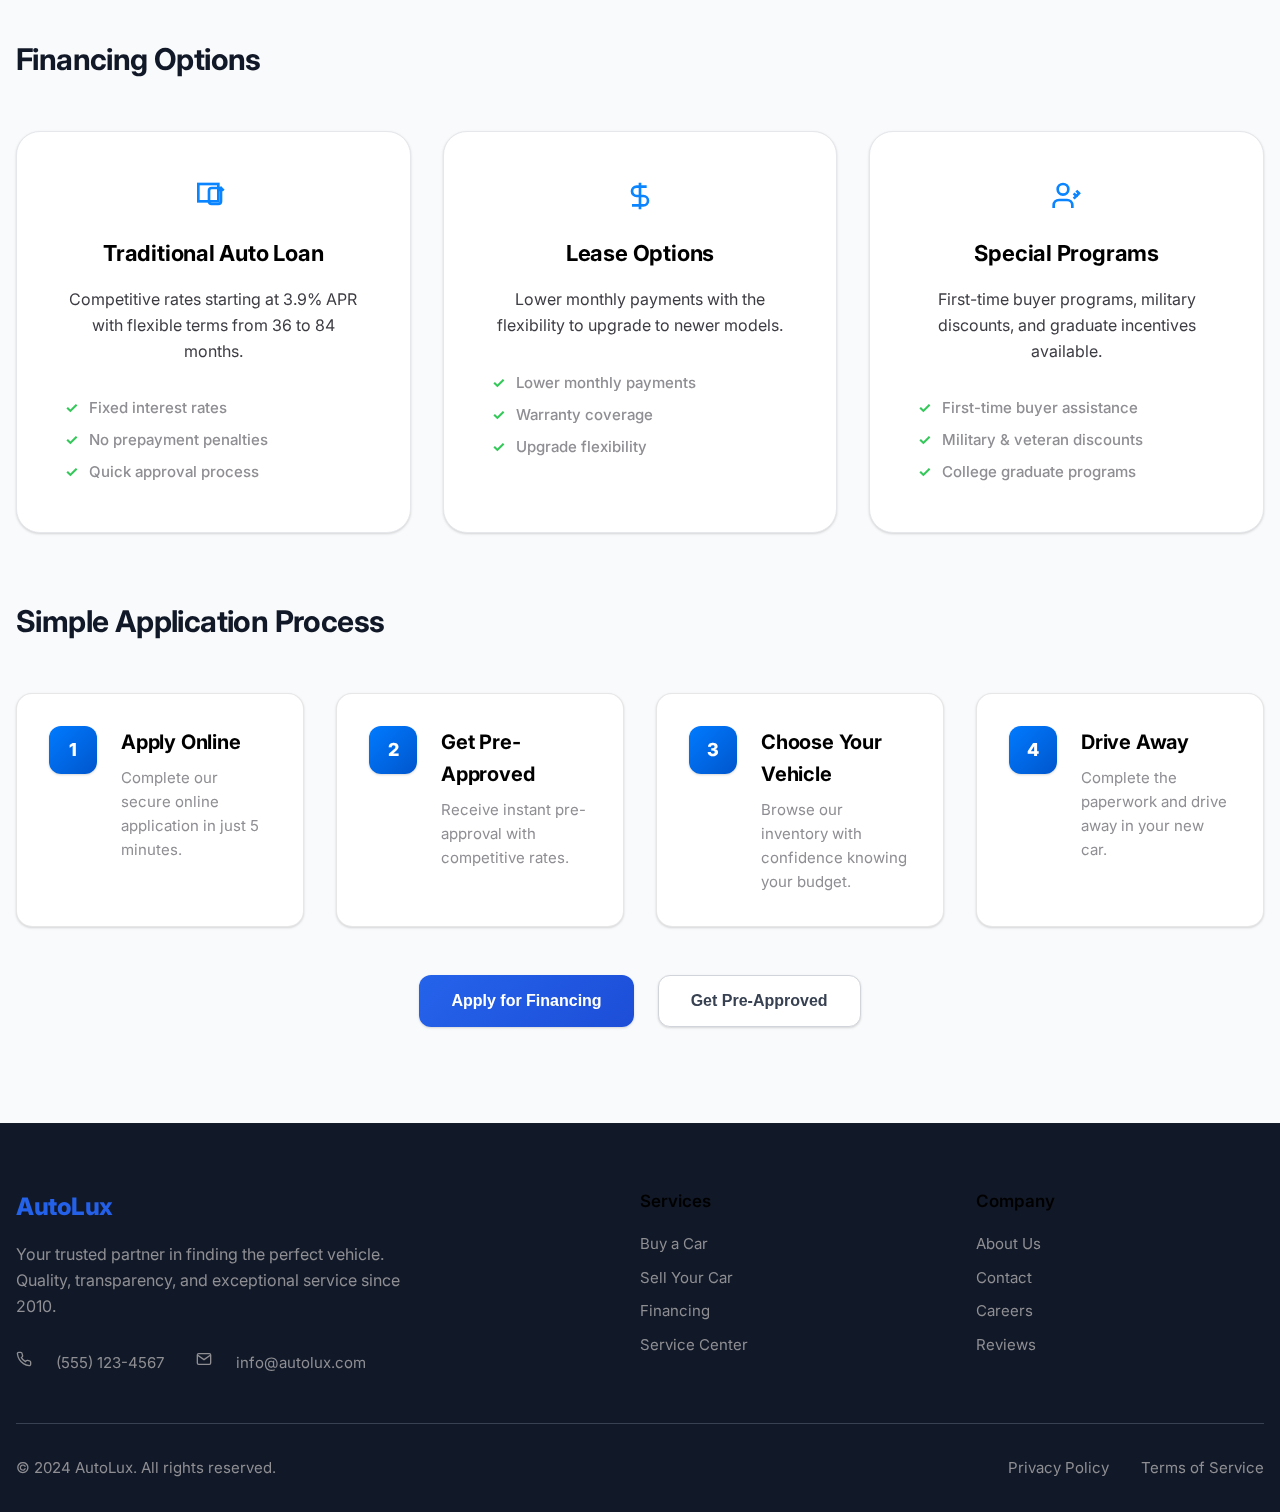
<file: financing.html>
<!DOCTYPE html>
<html lang="en">
<head>
    <meta charset="UTF-8">
    <meta name="viewport" content="width=device-width, initial-scale=1.0">
    <title>Financing - AutoLux</title>
    <link rel="stylesheet" href="styles.css">
    <link rel="stylesheet" href="responsive-styles.css">
    <link href="https://fonts.googleapis.com/css2?family=Inter:wght@300;400;500;600;700;800;900&display=swap" rel="stylesheet">
</head>
<body>
    <!-- Header -->
   <!-- Updated Header with Hamburger Menu -->
    <br>
<header class="header">
    <div class="container">
        <div class="header-content">
            <div class="header-left">
                <div class="logo">AutoLux</div>
                <nav class="nav">
                    <a href="index.html" class="nav-link ">Inventory</a>
                    <a href="financing.html" class="nav-link">Financing</a>
                    <a href="service.html" class="nav-link">Service</a>
                    <a href="about.html" class="nav-link">About</a>
                </nav>
            </div>
            
            <div class="header-right">
                <div class="search-container">
                    <svg class="search-icon" width="16" height="16" viewBox="0 0 24 24" fill="none" stroke="currentColor" stroke-width="2">
                        <circle cx="11" cy="11" r="8"></circle>
                        <path d="m21 21-4.35-4.35"></path>
                    </svg>
                    <input type="text" id="searchInput" placeholder="Search vehicles..." class="search-input">
                </div>
                <button class="icon-btn" title="Favorites">
                    <svg width="20" height="20" viewBox="0 0 24 24" fill="none" stroke="currentColor" stroke-width="2">
                        <path d="M20.84 4.61a5.5 5.5 0 0 0-7.78 0L12 5.67l-1.06-1.06a5.5 5.5 0 0 0-7.78 7.78l1.06 1.06L12 21.23l7.78-7.78 1.06-1.06a5.5 5.5 0 0 0 0-7.78z"></path>
                    </svg>
                </button>
                <button class="icon-btn" title="User Profile">
                    <svg width="20" height="20" viewBox="0 0 24 24" fill="none" stroke="currentColor" stroke-width="2">
                        <path d="M20 21v-2a4 4 0 0 0-4-4H8a4 4 0 0 0-4 4v2"></path>
                        <circle cx="12" cy="7" r="4"></circle>
                    </svg>
                </button>
                
                <!-- Hamburger Menu Button -->
                <button class="hamburger-btn" aria-label="Toggle menu" aria-expanded="false">
                    <span class="hamburger-line"></span>
                    <span class="hamburger-line"></span>
                    <span class="hamburger-line"></span>
                </button>
            </div>
        </div>
    </div>
    
    
</header>

<!-- Mobile Menu -->
    <div class="mobile-menu">
        <div class="mobile-search">
            <div class="search-container">
                <svg class="search-icon" width="16" height="16" viewBox="0 0 24 24" fill="none" stroke="currentColor" stroke-width="2">
                    <circle cx="11" cy="11" r="8"></circle>
                    <path d="m21 21-4.35-4.35"></path>
                </svg>
                <input type="text" placeholder="Search vehicles..." class="search-input">
            </div>
        </div>
        
        <nav class="mobile-nav">
            <a href="index.html" class="mobile-nav-link ">Inventory</a>
            <a href="financing.html" class="mobile-nav-link active">Financing</a>
            <a href="service.html" class="mobile-nav-link">Service</a>
            <a href="about.html" class="mobile-nav-link">About</a>
        </nav>
        
       
    </div>

<!-- Menu Overlay -->
<div class="menu-overlay"></div>

    <!-- Hero Section -->
    <section class="page-hero">
        <div class="container">
            <div class="page-hero-content">
                <h1 class="page-title">Vehicle Financing</h1>
                <p class="page-subtitle">Flexible financing options to get you behind the wheel</p>
            </div>
        </div>
    </section>

    <!-- Financing Calculator -->
    <section class="content-section">
        <div class="container">
            <div class="calculator-section">
                <div class="calculator-card">
                    <h2 class="calculator-title">Loan Calculator</h2>
                    <p class="calculator-subtitle">Calculate your monthly payments</p>
                    
                    <div class="calculator-form">
                        <div class="form-group">
                            <label for="vehiclePrice" class="form-label">Vehicle Price</label>
                            <div class="input-wrapper">
                                <span class="input-prefix">$</span>
                                <input type="number" id="vehiclePrice" class="form-input" placeholder="35,000" value="35000">
                            </div>
                        </div>
                        
                        <div class="form-group">
                            <label for="downPayment" class="form-label">Down Payment</label>
                            <div class="input-wrapper">
                                <span class="input-prefix">$</span>
                                <input type="number" id="downPayment" class="form-input" placeholder="5,000" value="5000">
                            </div>
                        </div>
                        
                        <div class="form-group">
                            <label for="loanTerm" class="form-label">Loan Term</label>
                            <select id="loanTerm" class="form-select">
                                <option value="36">36 months</option>
                                <option value="48">48 months</option>
                                <option value="60" selected>60 months</option>
                                <option value="72">72 months</option>
                                <option value="84">84 months</option>
                            </select>
                        </div>
                        
                        <div class="form-group">
                            <label for="interestRate" class="form-label">Interest Rate (APR)</label>
                            <div class="input-wrapper">
                                <input type="number" id="interestRate" class="form-input" placeholder="4.5" value="4.5" step="0.1">
                                <span class="input-suffix">%</span>
                            </div>
                        </div>
                        
                        <button class="btn btn-primary calculate-btn" onclick="calculatePayment()">Calculate Payment</button>
                    </div>
                    
                    <div class="calculation-result" id="calculationResult">
                        <div class="result-item">
                            <span class="result-label">Monthly Payment</span>
                            <span class="result-value" id="monthlyPayment">$558</span>
                        </div>
                        <div class="result-item">
                            <span class="result-label">Total Interest</span>
                            <span class="result-value" id="totalInterest">$3,480</span>
                        </div>
                        <div class="result-item">
                            <span class="result-label">Total Amount</span>
                            <span class="result-value" id="totalAmount">$33,480</span>
                        </div>
                    </div>
                </div>
            </div>

            <!-- Financing Options -->
            <div class="financing-options">
                <h2 class="section-title">Financing Options</h2>
                <div class="options-grid">
                    <div class="option-card">
                        <div class="option-icon">
                            <svg width="32" height="32" viewBox="0 0 24 24" fill="none" stroke="#0A84FF" stroke-width="2">
                                <rect x="1" y="3" width="15" height="13"></rect>
                                <path d="m16 8 2-2 2 2"></path>
                                <path d="M11 6h5a2 2 0 0 1 2 2v8a2 2 0 0 1-2 2h-5a2 2 0 0 1-2-2V8a2 2 0 0 1 2-2z"></path>
                            </svg>
                        </div>
                        <h3 class="option-title">Traditional Auto Loan</h3>
                        <p class="option-description">
                            Competitive rates starting at 3.9% APR with flexible terms from 36 to 84 months.
                        </p>
                        <ul class="option-features">
                            <li>Fixed interest rates</li>
                            <li>No prepayment penalties</li>
                            <li>Quick approval process</li>
                        </ul>
                    </div>

                    <div class="option-card">
                        <div class="option-icon">
                            <svg width="32" height="32" viewBox="0 0 24 24" fill="none" stroke="#0A84FF" stroke-width="2">
                                <path d="M12 2v20M17 5H9.5a3.5 3.5 0 0 0 0 7h5a3.5 3.5 0 0 1 0 7H6"></path>
                            </svg>
                        </div>
                        <h3 class="option-title">Lease Options</h3>
                        <p class="option-description">
                            Lower monthly payments with the flexibility to upgrade to newer models.
                        </p>
                        <ul class="option-features">
                            <li>Lower monthly payments</li>
                            <li>Warranty coverage</li>
                            <li>Upgrade flexibility</li>
                        </ul>
                    </div>

                    <div class="option-card">
                        <div class="option-icon">
                            <svg width="32" height="32" viewBox="0 0 24 24" fill="none" stroke="#0A84FF" stroke-width="2">
                                <path d="M16 21v-2a4 4 0 0 0-4-4H6a4 4 0 0 0-4 4v2"></path>
                                <circle cx="9" cy="7" r="4"></circle>
                                <path d="m19 8 2 2-2 2"></path>
                                <path d="m17 10 2 2-2 2"></path>
                            </svg>
                        </div>
                        <h3 class="option-title">Special Programs</h3>
                        <p class="option-description">
                            First-time buyer programs, military discounts, and graduate incentives available.
                        </p>
                        <ul class="option-features">
                            <li>First-time buyer assistance</li>
                            <li>Military & veteran discounts</li>
                            <li>College graduate programs</li>
                        </ul>
                    </div>
                </div>
            </div>

            <!-- Application Process -->
            <div class="process-section">
                <h2 class="section-title">Simple Application Process</h2>
                <div class="process-steps">
                    <div class="step-item">
                        <div class="step-number">1</div>
                        <div class="step-content">
                            <h3 class="step-title">Apply Online</h3>
                            <p class="step-description">Complete our secure online application in just 5 minutes.</p>
                        </div>
                    </div>
                    <div class="step-item">
                        <div class="step-number">2</div>
                        <div class="step-content">
                            <h3 class="step-title">Get Pre-Approved</h3>
                            <p class="step-description">Receive instant pre-approval with competitive rates.</p>
                        </div>
                    </div>
                    <div class="step-item">
                        <div class="step-number">3</div>
                        <div class="step-content">
                            <h3 class="step-title">Choose Your Vehicle</h3>
                            <p class="step-description">Browse our inventory with confidence knowing your budget.</p>
                        </div>
                    </div>
                    <div class="step-item">
                        <div class="step-number">4</div>
                        <div class="step-content">
                            <h3 class="step-title">Drive Away</h3>
                            <p class="step-description">Complete the paperwork and drive away in your new car.</p>
                        </div>
                    </div>
                </div>
                
                <div class="cta-section">
                    <button class="btn btn-primary btn-large">Apply for Financing</button>
                    <button class="btn btn-outline btn-large">Get Pre-Approved</button>
                </div>
            </div>
        </div>
    </section>

    <!-- Footer -->
    <footer class="footer">
        <div class="container">
            <div class="footer-content">
                <div class="footer-main">
                    <div class="footer-brand">
                        <div class="logo">AutoLux</div>
                        <p class="footer-description">
                            Your trusted partner in finding the perfect vehicle. Quality, transparency, and exceptional service since 2010.
                        </p>
                        <div class="footer-contact">
                            <div class="contact-item">
                                <svg width="16" height="16" viewBox="0 0 24 24" fill="none" stroke="currentColor" stroke-width="2">
                                    <path d="M22 16.92v3a2 2 0 0 1-2.18 2 19.79 19.79 0 0 1-8.63-3.07 19.5 19.5 0 0 1-6-6 19.79 19.79 0 0 1-3.07-8.67A2 2 0 0 1 4.11 2h3a2 2 0 0 1 2 1.72 12.84 12.84 0 0 0 .7 2.81 2 2 0 0 1-.45 2.11L8.09 9.91a16 16 0 0 0 6 6l1.27-1.27a2 2 0 0 1 2.11-.45 12.84 12.84 0 0 0 2.81.7A2 2 0 0 1 22 16.92z"></path>
                                </svg>
                                <span>(555) 123-4567</span>
                            </div>
                            <div class="contact-item">
                                <svg width="16" height="16" viewBox="0 0 24 24" fill="none" stroke="currentColor" stroke-width="2">
                                    <path d="M4 4h16c1.1 0 2 .9 2 2v12c0 1.1-.9 2-2 2H4c-1.1 0-2-.9-2-2V6c0-1.1.9-2 2-2z"></path>
                                    <polyline points="22,6 12,13 2,6"></polyline>
                                </svg>
                                <span>info@autolux.com</span>
                            </div>
                        </div>
                    </div>
                </div>

                <div class="footer-links">
                    <div class="footer-column">
                        <h3 class="footer-title">Services</h3>
                        <ul class="footer-list">
                            <li><a href="buy-car.html" class="footer-link">Buy a Car</a></li>
                            <li><a href="sell-car.html" class="footer-link">Sell Your Car</a></li>
                            <li><a href="financing.html" class="footer-link">Financing</a></li>
                            <li><a href="service.html" class="footer-link">Service Center</a></li>
                        </ul>
                    </div>

                    
                </div>
                <div class="footer-column">
                        <h3 class="footer-title">Company</h3>
                        <ul class="footer-list">
                            <li><a href="about.html" class="footer-link">About Us</a></li>
                            <li><a href="#" class="footer-link">Contact</a></li>
                            <li><a href="careers.html" class="footer-link">Careers</a></li>
                            <li><a href="reviews.html" class="footer-link">Reviews</a></li>
                        </ul>
                    </div>
            </div>

            <div class="footer-bottom">
                <p class="footer-copyright">© 2024 AutoLux. All rights reserved.</p>
                <div class="footer-legal">
                    <a href="privacy.html" class="footer-link">Privacy Policy</a>
                    <a href="terms.html" class="footer-link">Terms of Service</a>
                </div>
            </div>
        </div>
    </footer>

    <script src="script.js"></script>
    <script src="mobile-menu.js"></script>

    <script>
        function calculatePayment() {
            const vehiclePrice = parseFloat(document.getElementById('vehiclePrice').value) || 0;
            const downPayment = parseFloat(document.getElementById('downPayment').value) || 0;
            const loanTerm = parseInt(document.getElementById('loanTerm').value) || 60;
            const interestRate = parseFloat(document.getElementById('interestRate').value) || 0;
            
            const loanAmount = vehiclePrice - downPayment;
            const monthlyRate = interestRate / 100 / 12;
            
            let monthlyPayment = 0;
            if (monthlyRate > 0) {
                monthlyPayment = loanAmount * (monthlyRate * Math.pow(1 + monthlyRate, loanTerm)) / (Math.pow(1 + monthlyRate, loanTerm) - 1);
            } else {
                monthlyPayment = loanAmount / loanTerm;
            }
            
            const totalAmount = monthlyPayment * loanTerm;
            const totalInterest = totalAmount - loanAmount;
            
            document.getElementById('monthlyPayment').textContent = '$' + monthlyPayment.toFixed(0);
            document.getElementById('totalInterest').textContent = '$' + totalInterest.toFixed(0);
            document.getElementById('totalAmount').textContent = '$' + totalAmount.toFixed(0);
        }
        
        // Calculate on page load
        calculatePayment();
        
        // Recalculate when inputs change
        document.getElementById('vehiclePrice').addEventListener('input', calculatePayment);
        document.getElementById('downPayment').addEventListener('input', calculatePayment);
        document.getElementById('loanTerm').addEventListener('change', calculatePayment);
        document.getElementById('interestRate').addEventListener('input', calculatePayment);
    </script>
</body>
</html>
</file>
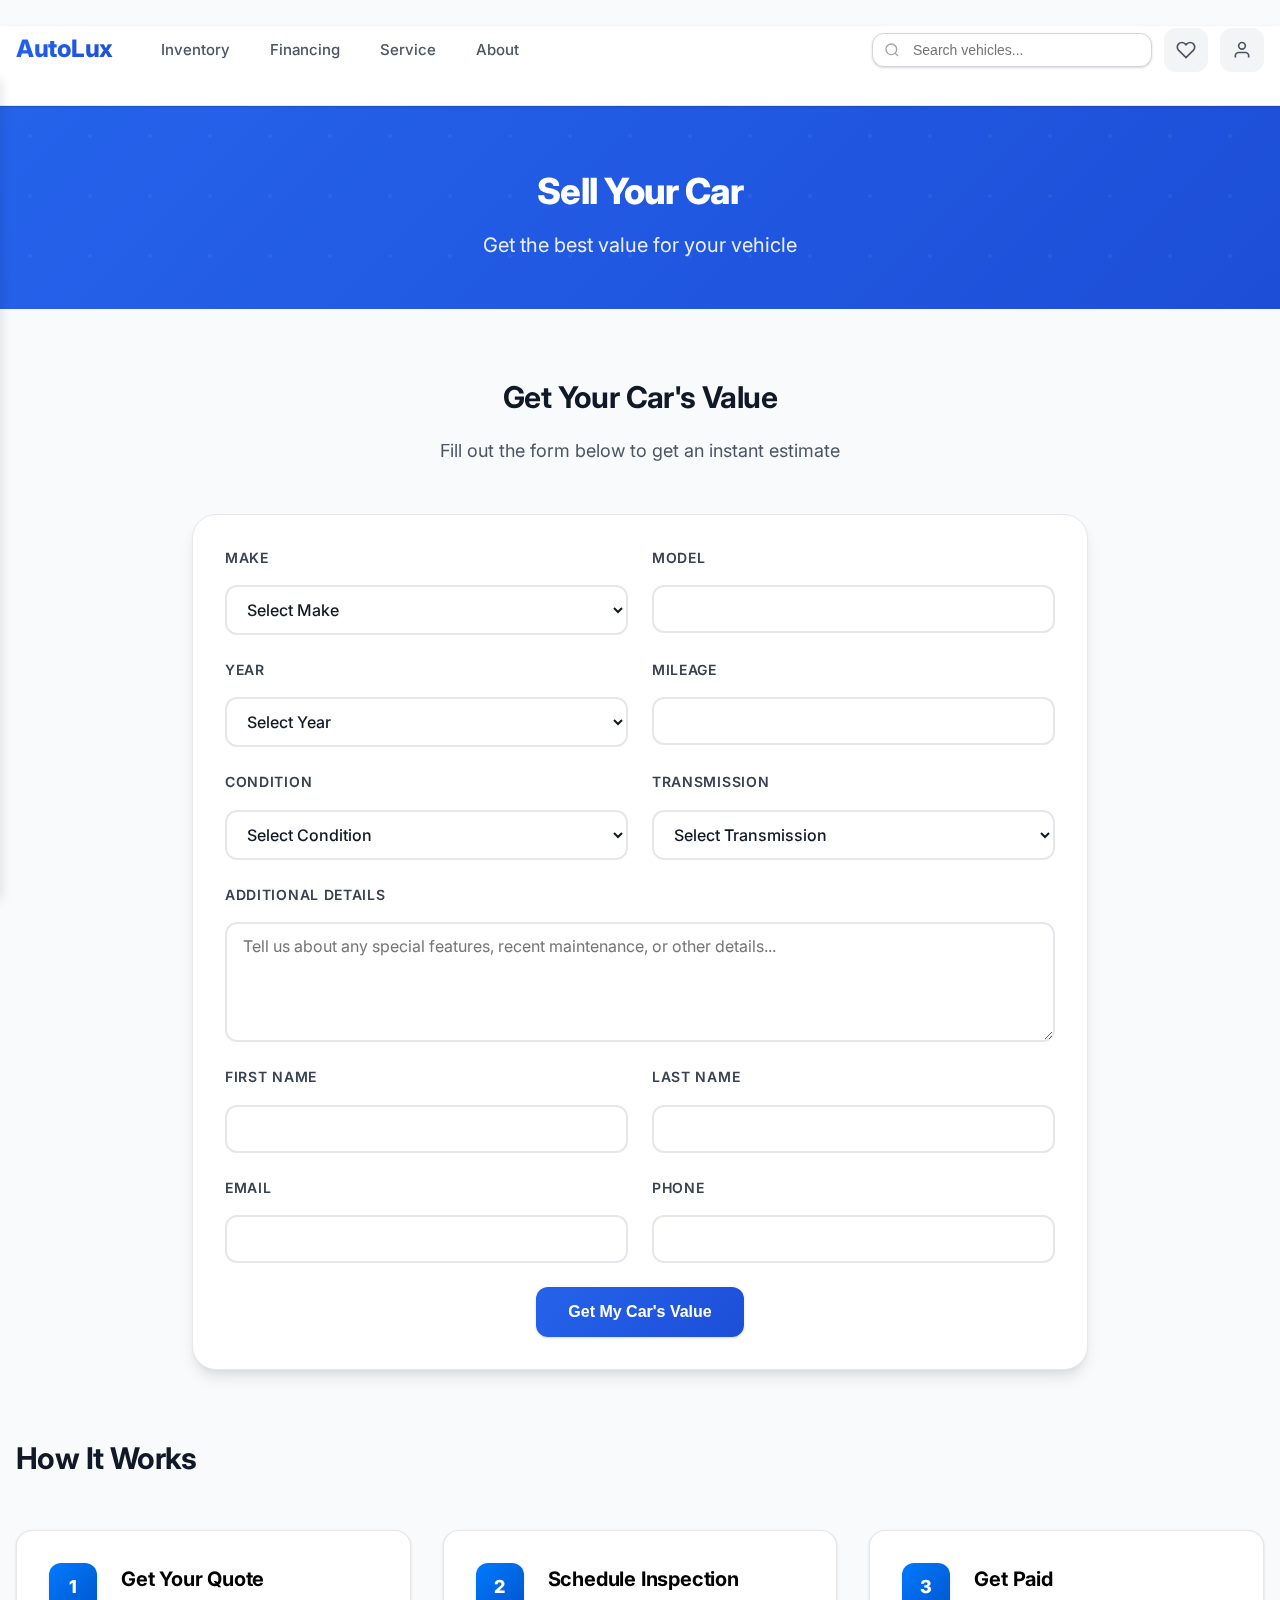
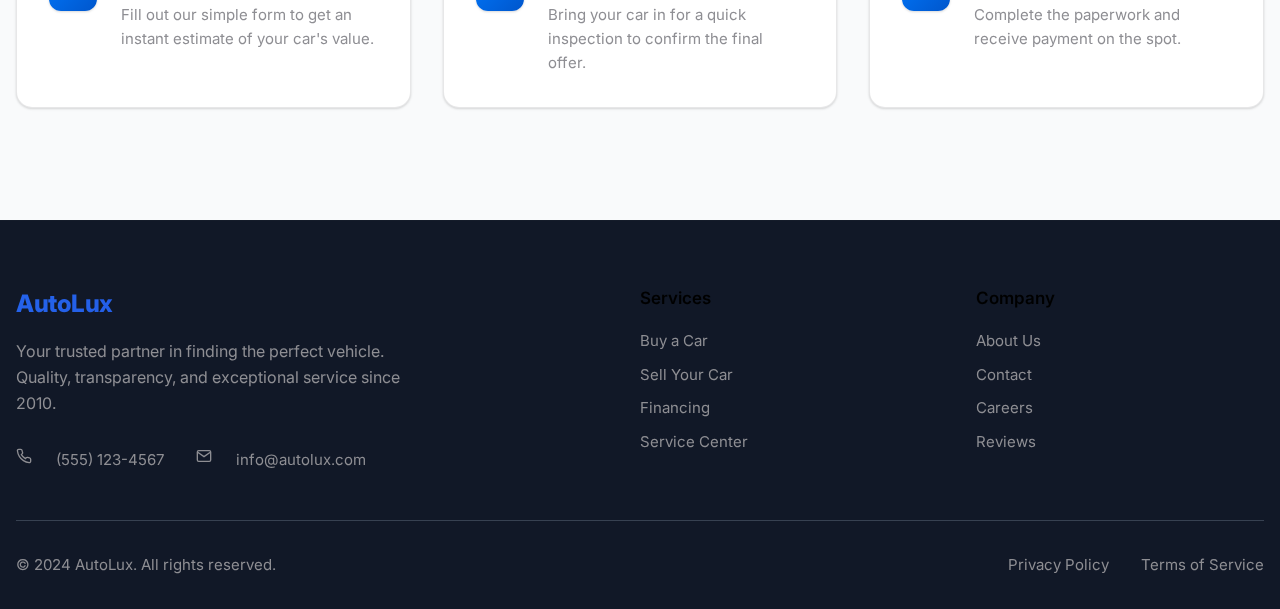
<file: sell-car.html>
<!DOCTYPE html>
<html lang="en">
<head>
    <meta charset="UTF-8">
    <meta name="viewport" content="width=device-width, initial-scale=1.0">
    <title>Sell Your Car - AutoLux</title>
    <link rel="stylesheet" href="styles.css">
    <link rel="stylesheet" href="responsive-styles.css">
    <link href="https://fonts.googleapis.com/css2?family=Inter:wght@300;400;500;600;700;800;900&display=swap" rel="stylesheet">
</head>
<body>
    <!-- Header -->
   <!-- Updated Header with Hamburger Menu -->
    <br>
<header class="header">
    <div class="container">
        <div class="header-content">
            <div class="header-left">
                <div class="logo">AutoLux</div>
                <nav class="nav">
                    <a href="index.html" class="nav-link ">Inventory</a>
                    <a href="financing.html" class="nav-link">Financing</a>
                    <a href="service.html" class="nav-link">Service</a>
                    <a href="about.html" class="nav-link">About</a>
                </nav>
            </div>
            
            <div class="header-right">
                <div class="search-container">
                    <svg class="search-icon" width="16" height="16" viewBox="0 0 24 24" fill="none" stroke="currentColor" stroke-width="2">
                        <circle cx="11" cy="11" r="8"></circle>
                        <path d="m21 21-4.35-4.35"></path>
                    </svg>
                    <input type="text" id="searchInput" placeholder="Search vehicles..." class="search-input">
                </div>
                <button class="icon-btn" title="Favorites">
                    <svg width="20" height="20" viewBox="0 0 24 24" fill="none" stroke="currentColor" stroke-width="2">
                        <path d="M20.84 4.61a5.5 5.5 0 0 0-7.78 0L12 5.67l-1.06-1.06a5.5 5.5 0 0 0-7.78 7.78l1.06 1.06L12 21.23l7.78-7.78 1.06-1.06a5.5 5.5 0 0 0 0-7.78z"></path>
                    </svg>
                </button>
                <button class="icon-btn" title="User Profile">
                    <svg width="20" height="20" viewBox="0 0 24 24" fill="none" stroke="currentColor" stroke-width="2">
                        <path d="M20 21v-2a4 4 0 0 0-4-4H8a4 4 0 0 0-4 4v2"></path>
                        <circle cx="12" cy="7" r="4"></circle>
                    </svg>
                </button>
                
                <!-- Hamburger Menu Button -->
                <button class="hamburger-btn" aria-label="Toggle menu" aria-expanded="false">
                    <span class="hamburger-line"></span>
                    <span class="hamburger-line"></span>
                    <span class="hamburger-line"></span>
                </button>
            </div>
        </div>
    </div>
    
    
</header>

<!-- Mobile Menu -->
    <div class="mobile-menu">
        <div class="mobile-search">
            <div class="search-container">
                <svg class="search-icon" width="16" height="16" viewBox="0 0 24 24" fill="none" stroke="currentColor" stroke-width="2">
                    <circle cx="11" cy="11" r="8"></circle>
                    <path d="m21 21-4.35-4.35"></path>
                </svg>
                <input type="text" placeholder="Search vehicles..." class="search-input">
            </div>
        </div>
        
        <nav class="mobile-nav">
            <a href="index.html" class="mobile-nav-link ">Inventory</a>
            <a href="financing.html" class="mobile-nav-link">Financing</a>
            <a href="service.html" class="mobile-nav-link">Service</a>
            <a href="about.html" class="mobile-nav-link">About</a>
        </nav>
        
       
    </div>

<!-- Menu Overlay -->
<div class="menu-overlay"></div>


    <!-- Hero Section -->
    <section class="page-hero">
        <div class="container">
            <div class="page-hero-content">
                <h1 class="page-title">Sell Your Car</h1>
                <p class="page-subtitle">Get the best value for your vehicle</p>
            </div>
        </div>
    </section>

    <!-- Sell Car Content -->
    <section class="content-section">
        <div class="container">
            <div class="text-center mb-12">
                <h2 class="section-title">Get Your Car's Value</h2>
                <p class="section-subtitle">Fill out the form below to get an instant estimate</p>
            </div>

            <div class="form-card max-w-4xl mx-auto">
                <form id="sellCarForm">
                    <div class="form-row">
                        <div class="form-group">
                            <label for="make" class="form-label">Make</label>
                            <select id="make" class="form-select" required>
                                <option value="">Select Make</option>
                                <option value="toyota">Toyota</option>
                                <option value="honda">Honda</option>
                                <option value="ford">Ford</option>
                                <option value="chevrolet">Chevrolet</option>
                                <option value="bmw">BMW</option>
                                <option value="mercedes">Mercedes-Benz</option>
                                <option value="audi">Audi</option>
                                <option value="tesla">Tesla</option>
                            </select>
                        </div>
                        <div class="form-group">
                            <label for="model" class="form-label">Model</label>
                            <input type="text" id="model" class="form-input" required>
                        </div>
                    </div>

                    <div class="form-row">
                        <div class="form-group">
                            <label for="year" class="form-label">Year</label>
                            <select id="year" class="form-select" required>
                                <option value="">Select Year</option>
                            </select>
                        </div>
                        <div class="form-group">
                            <label for="mileage" class="form-label">Mileage</label>
                            <input type="number" id="mileage" class="form-input" required>
                        </div>
                    </div>

                    <div class="form-row">
                        <div class="form-group">
                            <label for="condition" class="form-label">Condition</label>
                            <select id="condition" class="form-select" required>
                                <option value="">Select Condition</option>
                                <option value="excellent">Excellent</option>
                                <option value="good">Good</option>
                                <option value="fair">Fair</option>
                                <option value="poor">Poor</option>
                            </select>
                        </div>
                        <div class="form-group">
                            <label for="transmission" class="form-label">Transmission</label>
                            <select id="transmission" class="form-select" required>
                                <option value="">Select Transmission</option>
                                <option value="automatic">Automatic</option>
                                <option value="manual">Manual</option>
                                <option value="cvt">CVT</option>
                            </select>
                        </div>
                    </div>

                    <div class="form-group">
                        <label for="description" class="form-label">Additional Details</label>
                        <textarea id="description" class="form-textarea" rows="4" placeholder="Tell us about any special features, recent maintenance, or other details..."></textarea>
                    </div>

                    <div class="form-row">
                        <div class="form-group">
                            <label for="firstName" class="form-label">First Name</label>
                            <input type="text" id="firstName" class="form-input" required>
                        </div>
                        <div class="form-group">
                            <label for="lastName" class="form-label">Last Name</label>
                            <input type="text" id="lastName" class="form-input" required>
                        </div>
                    </div>

                    <div class="form-row">
                        <div class="form-group">
                            <label for="email" class="form-label">Email</label>
                            <input type="email" id="email" class="form-input" required>
                        </div>
                        <div class="form-group">
                            <label for="phone" class="form-label">Phone</label>
                            <input type="tel" id="phone" class="form-input" required>
                        </div>
                    </div>

                    <div class="text-center">
                        <button type="submit" class="btn btn-primary btn-large">Get My Car's Value</button>
                    </div>
                </form>
            </div>

            <!-- Process Steps -->
            <div class="process-section mt-16">
                <h2 class="section-title">How It Works</h2>
                <div class="process-steps">
                    <div class="step-item">
                        <div class="step-number">1</div>
                        <div class="step-content">
                            <h3 class="step-title">Get Your Quote</h3>
                            <p class="step-description">Fill out our simple form to get an instant estimate of your car's value.</p>
                        </div>
                    </div>
                    <div class="step-item">
                        <div class="step-number">2</div>
                        <div class="step-content">
                            <h3 class="step-title">Schedule Inspection</h3>
                            <p class="step-description">Bring your car in for a quick inspection to confirm the final offer.</p>
                        </div>
                    </div>
                    <div class="step-item">
                        <div class="step-number">3</div>
                        <div class="step-content">
                            <h3 class="step-title">Get Paid</h3>
                            <p class="step-description">Complete the paperwork and receive payment on the spot.</p>
                        </div>
                    </div>
                </div>
            </div>
        </div>
    </section>

    <!-- Footer -->
    <footer class="footer">
        <div class="container">
            <div class="footer-content">
                <div class="footer-main">
                    <div class="footer-brand">
                        <div class="logo">AutoLux</div>
                        <p class="footer-description">
                            Your trusted partner in finding the perfect vehicle. Quality, transparency, and exceptional service since 2010.
                        </p>
                        <div class="footer-contact">
                            <div class="contact-item">
                                <svg width="16" height="16" viewBox="0 0 24 24" fill="none" stroke="currentColor" stroke-width="2">
                                    <path d="M22 16.92v3a2 2 0 0 1-2.18 2 19.79 19.79 0 0 1-8.63-3.07 19.5 19.5 0 0 1-6-6 19.79 19.79 0 0 1-3.07-8.67A2 2 0 0 1 4.11 2h3a2 2 0 0 1 2 1.72 12.84 12.84 0 0 0 .7 2.81 2 2 0 0 1-.45 2.11L8.09 9.91a16 16 0 0 0 6 6l1.27-1.27a2 2 0 0 1 2.11-.45 12.84 12.84 0 0 0 2.81.7A2 2 0 0 1 22 16.92z"></path>
                                </svg>
                                <span>(555) 123-4567</span>
                            </div>
                            <div class="contact-item">
                                <svg width="16" height="16" viewBox="0 0 24 24" fill="none" stroke="currentColor" stroke-width="2">
                                    <path d="M4 4h16c1.1 0 2 .9 2 2v12c0 1.1-.9 2-2 2H4c-1.1 0-2-.9-2-2V6c0-1.1.9-2 2-2z"></path>
                                    <polyline points="22,6 12,13 2,6"></polyline>
                                </svg>
                                <span>info@autolux.com</span>
                            </div>
                        </div>
                    </div>
                </div>

                <div class="footer-links">
                    <div class="footer-column">
                        <h3 class="footer-title">Services</h3>
                        <ul class="footer-list">
                            <li><a href="index.html" class="footer-link">Buy a Car</a></li>
                            <li><a href="sell-car.html" class="footer-link">Sell Your Car</a></li>
                            <li><a href="financing.html" class="footer-link">Financing</a></li>
                            <li><a href="service.html" class="footer-link">Service Center</a></li>
                        </ul>
                    </div>                   
                </div>
                 <div class="footer-column">
                        <h3 class="footer-title">Company</h3>
                        <ul class="footer-list">
                            <li><a href="about.html" class="footer-link">About Us</a></li>
                            <li><a href="#" class="footer-link">Contact</a></li>
                            <li><a href="careers.html" class="footer-link">Careers</a></li>
                            <li><a href="reviews.html" class="footer-link">Reviews</a></li>
                        </ul>
                    </div>
            </div>

            <div class="footer-bottom">
                <p class="footer-copyright">© 2024 AutoLux. All rights reserved.</p>
                <div class="footer-legal">
                    <a href="privacy.html" class="footer-link">Privacy Policy</a>
                    <a href="terms.html" class="footer-link">Terms of Service</a>
                </div>
            </div>
        </div>
    </footer>

    <script src="script.js"></script>
    <script src="mobile-menu.js"></script>
    <script>
        // Populate year dropdown
        const yearSelect = document.getElementById('year');
        const currentYear = new Date().getFullYear();
        for (let year = currentYear; year >= 1990; year--) {
            const option = document.createElement('option');
            option.value = year;
            option.textContent = year;
            yearSelect.appendChild(option);
        }

        // Handle form submission
        document.getElementById('sellCarForm').addEventListener('submit', function(e) {
            e.preventDefault();
            
            const formData = {
                make: document.getElementById('make').value,
                model: document.getElementById('model').value,
                year: document.getElementById('year').value,
                mileage: document.getElementById('mileage').value,
                condition: document.getElementById('condition').value,
                transmission: document.getElementById('transmission').value,
                description: document.getElementById('description').value,
                firstName: document.getElementById('firstName').value,
                lastName: document.getElementById('lastName').value,
                email: document.getElementById('email').value,
                phone: document.getElementById('phone').value,
                dateSubmitted: new Date().toISOString()
            };
            
            // Calculate estimated value (simplified)
            let baseValue = 15000;
            const yearDiff = currentYear - parseInt(formData.year);
            baseValue -= yearDiff * 1000;
            
            const mileage = parseInt(formData.mileage);
            if (mileage > 100000) baseValue -= 3000;
            else if (mileage > 50000) baseValue -= 1500;
            
            const conditionMultiplier = {
                'excellent': 1.1,
                'good': 1.0,
                'fair': 0.8,
                'poor': 0.6
            };
            
            baseValue *= conditionMultiplier[formData.condition] || 1.0;
            baseValue = Math.max(baseValue, 2000); // Minimum value
            
            // Save to localStorage
            const sellRequests = JSON.parse(localStorage.getItem('sellCarRequests')) || [];
            formData.estimatedValue = Math.round(baseValue);
            sellRequests.push(formData);
            localStorage.setItem('sellCarRequests', JSON.stringify(sellRequests));
            
            alert(`Thank you, ${formData.firstName}! Based on the information provided, we estimate your ${formData.year} ${formData.make} ${formData.model} is worth approximately $${formData.estimatedValue.toLocaleString()}. We'll contact you within 24 hours to schedule an inspection.`);
            
            this.reset();
        });
    </script>
</body>
</html>
</file>
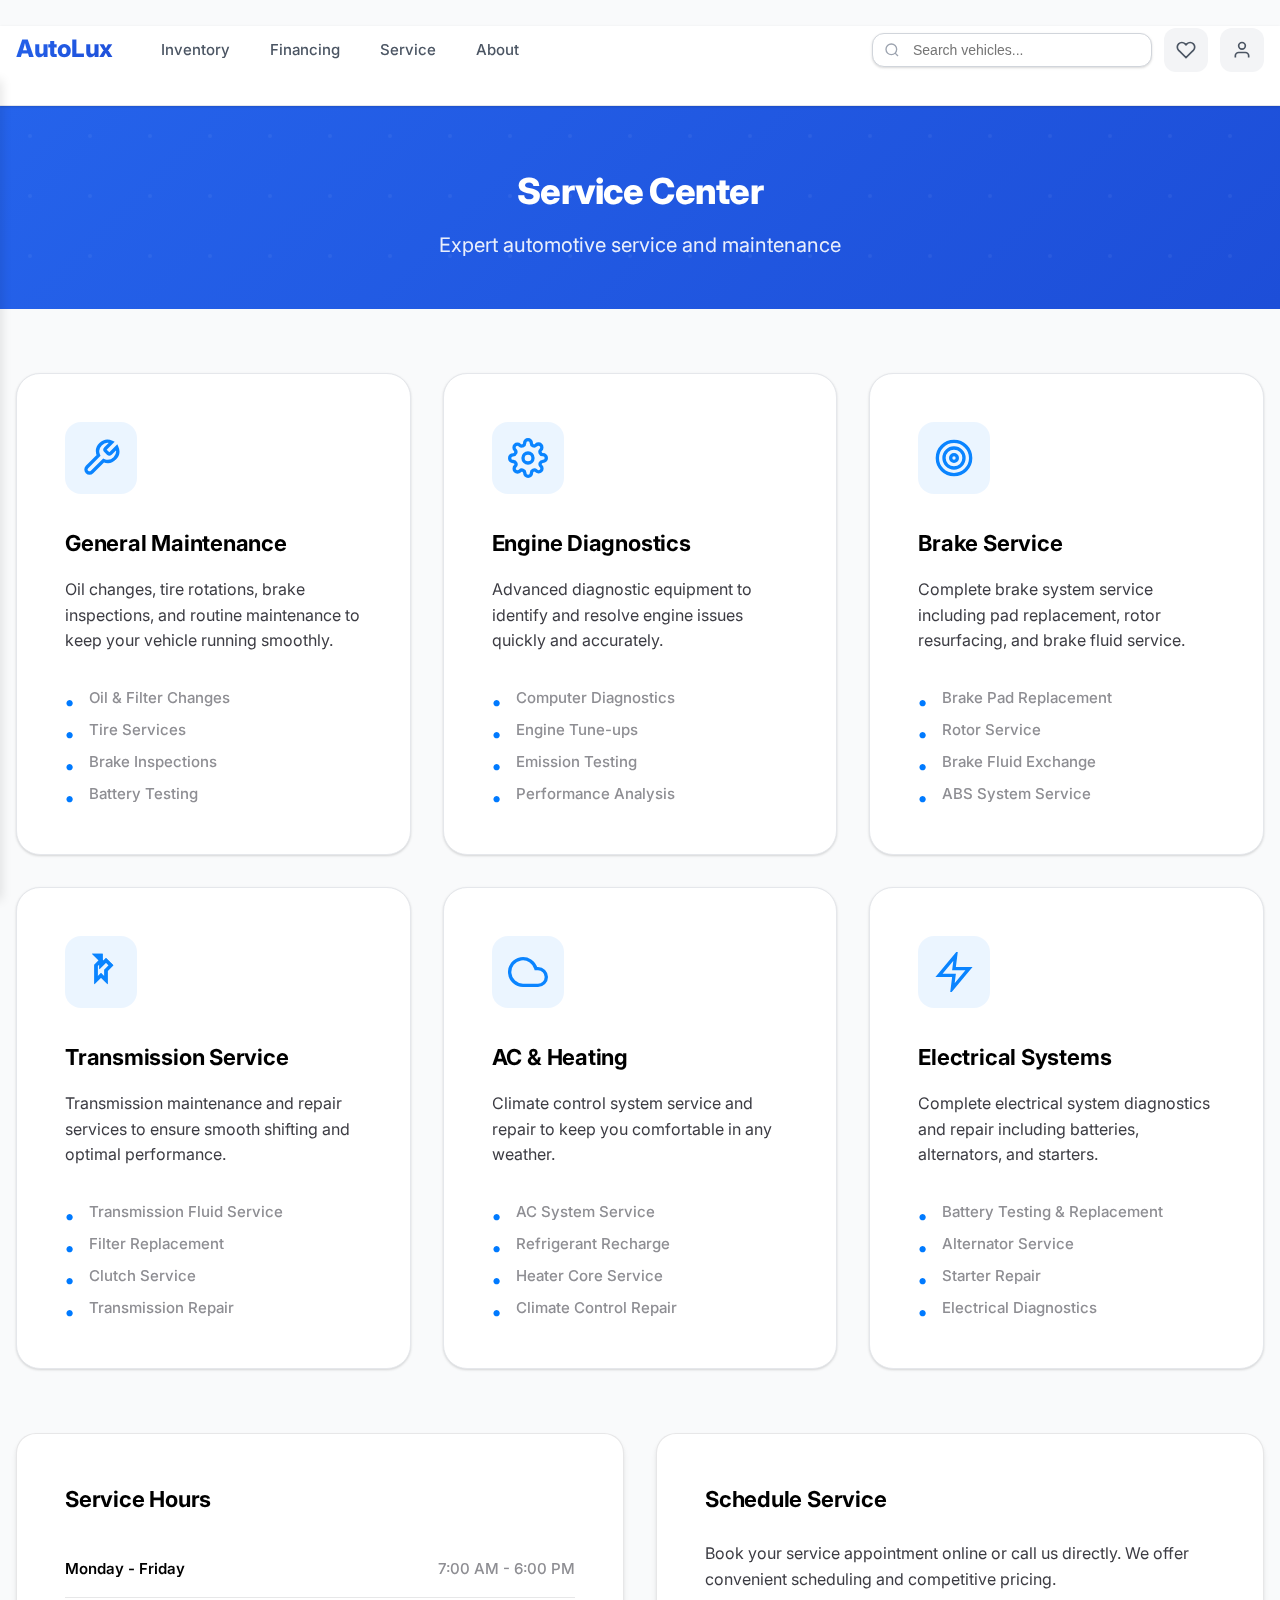
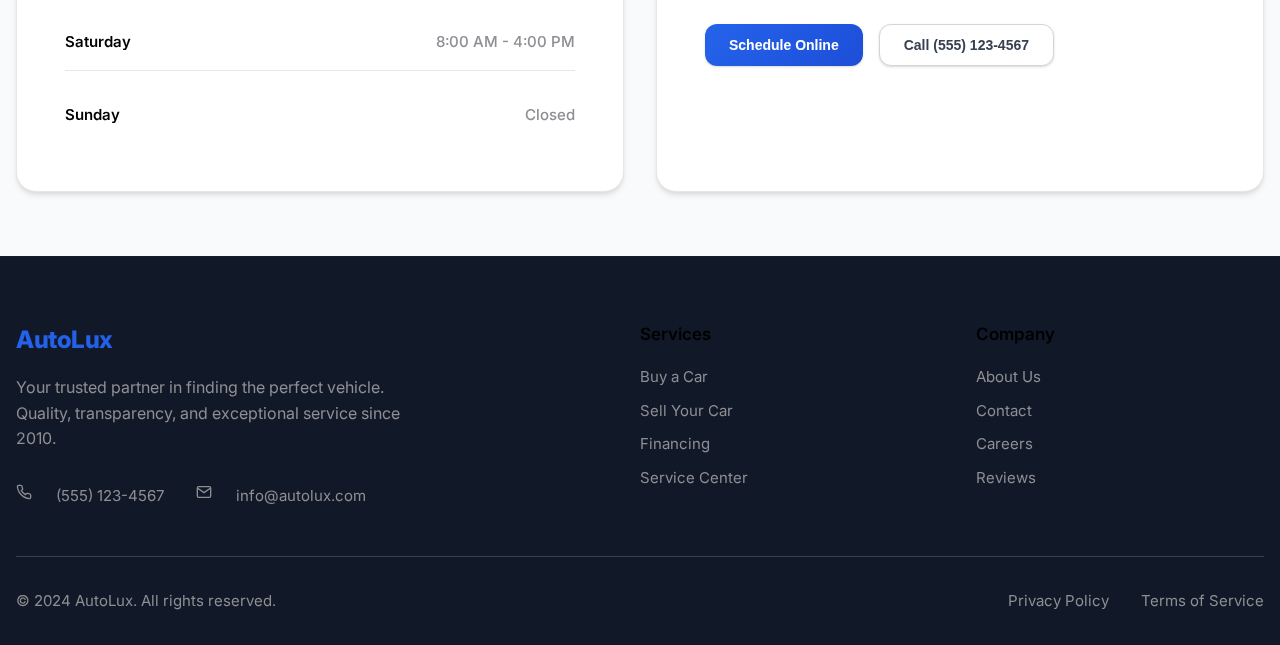
<file: service.html>
<!DOCTYPE html>
<html lang="en">
<head>
    <meta charset="UTF-8">
    <meta name="viewport" content="width=device-width, initial-scale=1.0">
    <title>Service Center - AutoLux</title>
    <link rel="stylesheet" href="styles.css">
    <link rel="stylesheet" href="responsive-styles.css">
    <link href="https://fonts.googleapis.com/css2?family=Inter:wght@300;400;500;600;700;800;900&display=swap" rel="stylesheet">
</head>
<body>
    <!-- Header -->
    <!-- Updated Header with Hamburger Menu -->
     <br>
<header class="header">
    <div class="container">
        <div class="header-content">
            <div class="header-left">
                <div class="logo">AutoLux</div>
                <nav class="nav">
                    <a href="index.html" class="nav-link ">Inventory</a>
                    <a href="financing.html" class="nav-link">Financing</a>
                    <a href="service.html" class="nav-link">Service</a>
                    <a href="about.html" class="nav-link">About</a>
                </nav>
            </div>
            
            <div class="header-right">
                <div class="search-container">
                    <svg class="search-icon" width="16" height="16" viewBox="0 0 24 24" fill="none" stroke="currentColor" stroke-width="2">
                        <circle cx="11" cy="11" r="8"></circle>
                        <path d="m21 21-4.35-4.35"></path>
                    </svg>
                    <input type="text" id="searchInput" placeholder="Search vehicles..." class="search-input">
                </div>
                <button class="icon-btn" title="Favorites">
                    <svg width="20" height="20" viewBox="0 0 24 24" fill="none" stroke="currentColor" stroke-width="2">
                        <path d="M20.84 4.61a5.5 5.5 0 0 0-7.78 0L12 5.67l-1.06-1.06a5.5 5.5 0 0 0-7.78 7.78l1.06 1.06L12 21.23l7.78-7.78 1.06-1.06a5.5 5.5 0 0 0 0-7.78z"></path>
                    </svg>
                </button>
                <button class="icon-btn" title="User Profile">
                    <svg width="20" height="20" viewBox="0 0 24 24" fill="none" stroke="currentColor" stroke-width="2">
                        <path d="M20 21v-2a4 4 0 0 0-4-4H8a4 4 0 0 0-4 4v2"></path>
                        <circle cx="12" cy="7" r="4"></circle>
                    </svg>
                </button>
                
                <!-- Hamburger Menu Button -->
                <button class="hamburger-btn" aria-label="Toggle menu" aria-expanded="false">
                    <span class="hamburger-line"></span>
                    <span class="hamburger-line"></span>
                    <span class="hamburger-line"></span>
                </button>
            </div>
        </div>
    </div>
    
    
</header>

<!-- Mobile Menu -->
    <div class="mobile-menu">
        <div class="mobile-search">
            <div class="search-container">
                <svg class="search-icon" width="16" height="16" viewBox="0 0 24 24" fill="none" stroke="currentColor" stroke-width="2">
                    <circle cx="11" cy="11" r="8"></circle>
                    <path d="m21 21-4.35-4.35"></path>
                </svg>
                <input type="text" placeholder="Search vehicles..." class="search-input">
            </div>
        </div>
        
        <nav class="mobile-nav">
            <a href="index.html" class="mobile-nav-link ">Inventory</a>
            <a href="financing.html" class="mobile-nav-link">Financing</a>
            <a href="service.html" class="mobile-nav-link active">Service</a>
            <a href="about.html" class="mobile-nav-link">About</a>
        </nav>
        
        
    </div>

<!-- Menu Overlay -->
<div class="menu-overlay"></div>


    <!-- Hero Section -->
    <section class="page-hero">
        <div class="container">
            <div class="page-hero-content">
                <h1 class="page-title">Service Center</h1>
                <p class="page-subtitle">Expert automotive service and maintenance</p>
            </div>
        </div>
    </section>

    <!-- Services Grid -->
    <section class="content-section">
        <div class="container">
            <div class="services-grid">
                <div class="service-card">
                    <div class="service-icon">
                        <svg width="40" height="40" viewBox="0 0 24 24" fill="none" stroke="#0A84FF" stroke-width="2">
                            <path d="M14.7 6.3a1 1 0 0 0 0 1.4l1.6 1.6a1 1 0 0 0 1.4 0l3.77-3.77a6 6 0 0 1-7.94 7.94l-6.91 6.91a2.12 2.12 0 0 1-3-3l6.91-6.91a6 6 0 0 1 7.94-7.94l-3.76 3.76z"></path>
                        </svg>
                    </div>
                    <h3 class="service-title">General Maintenance</h3>
                    <p class="service-description">
                        Oil changes, tire rotations, brake inspections, and routine maintenance to keep your vehicle running smoothly.
                    </p>
                    <ul class="service-features">
                        <li>Oil & Filter Changes</li>
                        <li>Tire Services</li>
                        <li>Brake Inspections</li>
                        <li>Battery Testing</li>
                    </ul>
                </div>

                <div class="service-card">
                    <div class="service-icon">
                        <svg width="40" height="40" viewBox="0 0 24 24" fill="none" stroke="#0A84FF" stroke-width="2">
                            <circle cx="12" cy="12" r="3"></circle>
                            <path d="M19.4 15a1.65 1.65 0 0 0 .33 1.82l.06.06a2 2 0 0 1 0 2.83 2 2 0 0 1-2.83 0l-.06-.06a1.65 1.65 0 0 0-1.82-.33 1.65 1.65 0 0 0-1 1.51V21a2 2 0 0 1-2 2 2 2 0 0 1-2-2v-.09A1.65 1.65 0 0 0 9 19.4a1.65 1.65 0 0 0-1.82.33l-.06.06a2 2 0 0 1-2.83 0 2 2 0 0 1 0-2.83l.06-.06a1.65 1.65 0 0 0 .33-1.82 1.65 1.65 0 0 0-1.51-1H3a2 2 0 0 1-2-2 2 2 0 0 1 2-2h.09A1.65 1.65 0 0 0 4.6 9a1.65 1.65 0 0 0-.33-1.82l-.06-.06a2 2 0 0 1 0-2.83 2 2 0 0 1 2.83 0l.06.06a1.65 1.65 0 0 0 1.82.33H9a1.65 1.65 0 0 0 1-1.51V3a2 2 0 0 1 2-2 2 2 0 0 1 2 2v.09a1.65 1.65 0 0 0 1 1.51 1.65 1.65 0 0 0 1.82-.33l.06-.06a2 2 0 0 1 2.83 0 2 2 0 0 1 0 2.83l-.06.06a1.65 1.65 0 0 0-.33 1.82V9a1.65 1.65 0 0 0 1.51 1H21a2 2 0 0 1 2 2 2 2 0 0 1-2 2h-.09a1.65 1.65 0 0 0-1.51 1z"></path>
                        </svg>
                    </div>
                    <h3 class="service-title">Engine Diagnostics</h3>
                    <p class="service-description">
                        Advanced diagnostic equipment to identify and resolve engine issues quickly and accurately.
                    </p>
                    <ul class="service-features">
                        <li>Computer Diagnostics</li>
                        <li>Engine Tune-ups</li>
                        <li>Emission Testing</li>
                        <li>Performance Analysis</li>
                    </ul>
                </div>

                <div class="service-card">
                    <div class="service-icon">
                        <svg width="40" height="40" viewBox="0 0 24 24" fill="none" stroke="#0A84FF" stroke-width="2">
                            <circle cx="12" cy="12" r="10"></circle>
                            <circle cx="12" cy="12" r="6"></circle>
                            <circle cx="12" cy="12" r="2"></circle>
                        </svg>
                    </div>
                    <h3 class="service-title">Brake Service</h3>
                    <p class="service-description">
                        Complete brake system service including pad replacement, rotor resurfacing, and brake fluid service.
                    </p>
                    <ul class="service-features">
                        <li>Brake Pad Replacement</li>
                        <li>Rotor Service</li>
                        <li>Brake Fluid Exchange</li>
                        <li>ABS System Service</li>
                    </ul>
                </div>

                <div class="service-card">
                    <div class="service-icon">
                        <svg width="40" height="40" viewBox="0 0 24 24" fill="none" stroke="#0A84FF" stroke-width="2">
                            <path d="M12 2v6l3-3 3 3-3 3v6l-3-3-3 3V8l3-3-3-3z"></path>
                            <path d="M12 2v6l3-3 3 3-3 3v6l-3-3-3 3V8l3-3-3-3z"></path>
                        </svg>
                    </div>
                    <h3 class="service-title">Transmission Service</h3>
                    <p class="service-description">
                        Transmission maintenance and repair services to ensure smooth shifting and optimal performance.
                    </p>
                    <ul class="service-features">
                        <li>Transmission Fluid Service</li>
                        <li>Filter Replacement</li>
                        <li>Clutch Service</li>
                        <li>Transmission Repair</li>
                    </ul>
                </div>

                <div class="service-card">
                    <div class="service-icon">
                        <svg width="40" height="40" viewBox="0 0 24 24" fill="none" stroke="#0A84FF" stroke-width="2">
                            <path d="M18 10h-1.26A8 8 0 1 0 9 20h9a5 5 0 0 0 0-10z"></path>
                        </svg>
                    </div>
                    <h3 class="service-title">AC & Heating</h3>
                    <p class="service-description">
                        Climate control system service and repair to keep you comfortable in any weather.
                    </p>
                    <ul class="service-features">
                        <li>AC System Service</li>
                        <li>Refrigerant Recharge</li>
                        <li>Heater Core Service</li>
                        <li>Climate Control Repair</li>
                    </ul>
                </div>

                <div class="service-card">
                    <div class="service-icon">
                        <svg width="40" height="40" viewBox="0 0 24 24" fill="none" stroke="#0A84FF" stroke-width="2">
                            <path d="M13 2L3 14h9l-1 8 10-12h-9l1-8z"></path>
                        </svg>
                    </div>
                    <h3 class="service-title">Electrical Systems</h3>
                    <p class="service-description">
                        Complete electrical system diagnostics and repair including batteries, alternators, and starters.
                    </p>
                    <ul class="service-features">
                        <li>Battery Testing & Replacement</li>
                        <li>Alternator Service</li>
                        <li>Starter Repair</li>
                        <li>Electrical Diagnostics</li>
                    </ul>
                </div>
            </div>

            <!-- Service Hours & Contact -->
            <div class="service-info">
                <div class="info-card">
                    <h3 class="info-title">Service Hours</h3>
                    <div class="hours-list">
                        <div class="hours-item">
                            <span class="day">Monday - Friday</span>
                            <span class="time">7:00 AM - 6:00 PM</span>
                        </div>
                        <div class="hours-item">
                            <span class="day">Saturday</span>
                            <span class="time">8:00 AM - 4:00 PM</span>
                        </div>
                        <div class="hours-item">
                            <span class="day">Sunday</span>
                            <span class="time">Closed</span>
                        </div>
                    </div>
                </div>

                <div class="info-card">
                    <h3 class="info-title">Schedule Service</h3>
                    <p class="info-description">
                        Book your service appointment online or call us directly. We offer convenient scheduling and competitive pricing.
                    </p>
                    <div class="service-buttons">
                        <button class="btn btn-primary">Schedule Online</button>
                        <button class="btn btn-outline">Call (555) 123-4567</button>
                    </div>
                </div>
            </div>
        </div>
    </section>

    <!-- Footer -->
    <footer class="footer">
        <div class="container">
            <div class="footer-content">
                <div class="footer-main">
                    <div class="footer-brand">
                        <div class="logo">AutoLux</div>
                        <p class="footer-description">
                            Your trusted partner in finding the perfect vehicle. Quality, transparency, and exceptional service since 2010.
                        </p>
                        <div class="footer-contact">
                            <div class="contact-item">
                                <svg width="16" height="16" viewBox="0 0 24 24" fill="none" stroke="currentColor" stroke-width="2">
                                    <path d="M22 16.92v3a2 2 0 0 1-2.18 2 19.79 19.79 0 0 1-8.63-3.07 19.5 19.5 0 0 1-6-6 19.79 19.79 0 0 1-3.07-8.67A2 2 0 0 1 4.11 2h3a2 2 0 0 1 2 1.72 12.84 12.84 0 0 0 .7 2.81 2 2 0 0 1-.45 2.11L8.09 9.91a16 16 0 0 0 6 6l1.27-1.27a2 2 0 0 1 2.11-.45 12.84 12.84 0 0 0 2.81.7A2 2 0 0 1 22 16.92z"></path>
                                </svg>
                                <span>(555) 123-4567</span>
                            </div>
                            <div class="contact-item">
                                <svg width="16" height="16" viewBox="0 0 24 24" fill="none" stroke="currentColor" stroke-width="2">
                                    <path d="M4 4h16c1.1 0 2 .9 2 2v12c0 1.1-.9 2-2 2H4c-1.1 0-2-.9-2-2V6c0-1.1.9-2 2-2z"></path>
                                    <polyline points="22,6 12,13 2,6"></polyline>
                                </svg>
                                <span>info@autolux.com</span>
                            </div>
                        </div>
                    </div>
                </div>

                <div class="footer-links">
                    <div class="footer-column">
                        <h3 class="footer-title">Services</h3>
                        <ul class="footer-list">
                            <li><a href="buy-car.html" class="footer-link">Buy a Car</a></li>
                            <li><a href="sell-car.html" class="footer-link">Sell Your Car</a></li>
                            <li><a href="financing.html" class="footer-link">Financing</a></li>
                            <li><a href="service.html" class="footer-link">Service Center</a></li>
                        </ul>
                    </div>

                   
                </div>
                 <div class="footer-column">
                        <h3 class="footer-title">Company</h3>
                        <ul class="footer-list">
                            <li><a href="about.html" class="footer-link">About Us</a></li>
                            <li><a href="#" class="footer-link">Contact</a></li>
                            <li><a href="careers.html" class="footer-link">Careers</a></li>
                            <li><a href="reviews.html" class="footer-link">Reviews</a></li>
                        </ul>
                    </div>
            </div>

            <div class="footer-bottom">
                <p class="footer-copyright">© 2024 AutoLux. All rights reserved.</p>
                <div class="footer-legal">
                    <a href="privacy.html" class="footer-link">Privacy Policy</a>
                    <a href="terms.html" class="footer-link">Terms of Service</a>
                </div>
            </div>
        </div>
    </footer>

    <script src="script.js"></script>
    <script src="mobile-menu.js"></script>
</body>
</html>
</file>
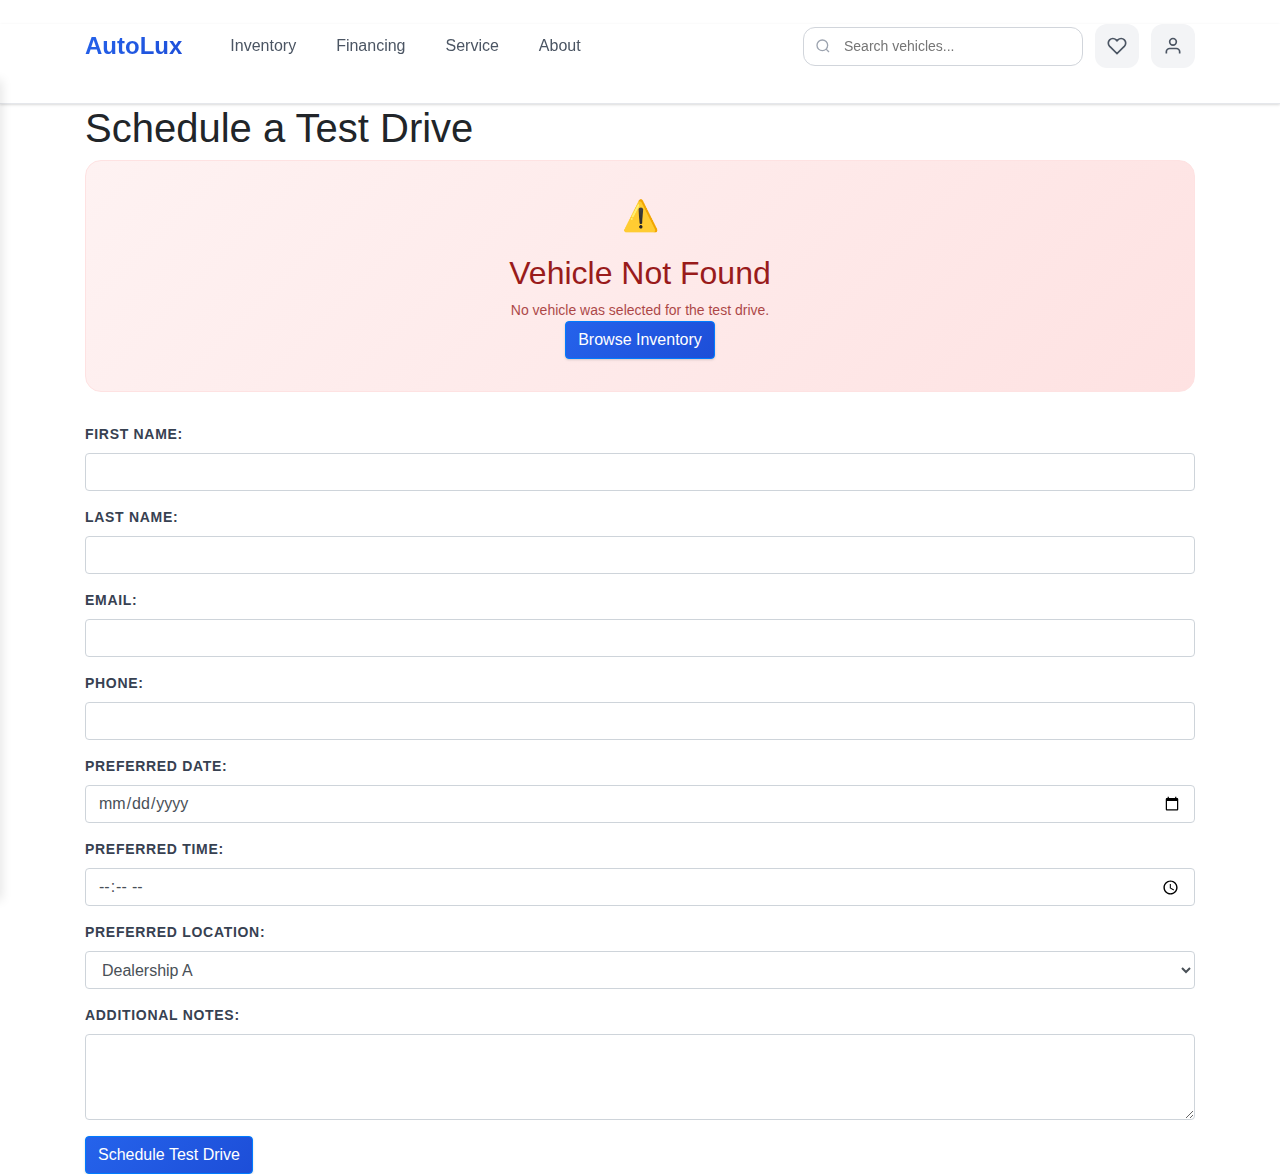
<file: test-drive.html>
<!DOCTYPE html>
<html lang="en">
<head>
    <meta charset="UTF-8">
    <meta name="viewport" content="width=device-width, initial-scale=1.0">
    <title>Schedule a Test Drive</title>
    <link rel="stylesheet" href="test-drive.css">
    <link rel="stylesheet" href="responsive-styles.css">
    <link rel="stylesheet" href="https://stackpath.bootstrapcdn.com/bootstrap/4.5.2/css/bootstrap.min.css">
</head>
<body>
    <!-- Updated Header with Hamburger Menu -->
     <br>
<header class="header">
    <div class="container">
        <div class="header-content">
            <div class="header-left">
                <div class="logo">AutoLux</div>
                <nav class="nav">
                    <a href="index.html" class="nav-link ">Inventory</a>
                    <a href="financing.html" class="nav-link">Financing</a>
                    <a href="service.html" class="nav-link">Service</a>
                    <a href="about.html" class="nav-link">About</a>
                </nav>
            </div>
            
            <div class="header-right">
                <div class="search-container">
                    <svg class="search-icon" width="16" height="16" viewBox="0 0 24 24" fill="none" stroke="currentColor" stroke-width="2">
                        <circle cx="11" cy="11" r="8"></circle>
                        <path d="m21 21-4.35-4.35"></path>
                    </svg>
                    <input type="text" id="searchInput" placeholder="Search vehicles..." class="search-input">
                </div>
                <button class="icon-btn" title="Favorites">
                    <svg width="20" height="20" viewBox="0 0 24 24" fill="none" stroke="currentColor" stroke-width="2">
                        <path d="M20.84 4.61a5.5 5.5 0 0 0-7.78 0L12 5.67l-1.06-1.06a5.5 5.5 0 0 0-7.78 7.78l1.06 1.06L12 21.23l7.78-7.78 1.06-1.06a5.5 5.5 0 0 0 0-7.78z"></path>
                    </svg>
                </button>
                <button class="icon-btn" title="User Profile">
                    <svg width="20" height="20" viewBox="0 0 24 24" fill="none" stroke="currentColor" stroke-width="2">
                        <path d="M20 21v-2a4 4 0 0 0-4-4H8a4 4 0 0 0-4 4v2"></path>
                        <circle cx="12" cy="7" r="4"></circle>
                    </svg>
                </button>
                
                <!-- Hamburger Menu Button -->
                <button class="hamburger-btn" aria-label="Toggle menu" aria-expanded="false">
                    <span class="hamburger-line"></span>
                    <span class="hamburger-line"></span>
                    <span class="hamburger-line"></span>
                </button>
            </div>
        </div>
    </div>
    
   
</header>

 <!-- Mobile Menu -->
    <div class="mobile-menu">
        <div class="mobile-search">
            <div class="search-container">
                <svg class="search-icon" width="16" height="16" viewBox="0 0 24 24" fill="none" stroke="currentColor" stroke-width="2">
                    <circle cx="11" cy="11" r="8"></circle>
                    <path d="m21 21-4.35-4.35"></path>
                </svg>
                <input type="text" placeholder="Search vehicles..." class="search-input">
            </div>
        </div>
        
        <nav class="mobile-nav">
            <a href="index.html" class="mobile-nav-link ">Inventory</a>
            <a href="financing.html" class="mobile-nav-link">Financing</a>
            <a href="service.html" class="mobile-nav-link">Service</a>
            <a href="about.html" class="mobile-nav-link">About</a>
        </nav>
        
        
    </div>

<!-- Menu Overlay -->
<div class="menu-overlay"></div>

    <div class="container">
        <h1>Schedule a Test Drive</h1>
        <div id="testDriveVehicle">
            <!-- Vehicle information will be dynamically inserted here -->
        </div>
        <form id="testDriveForm">
            <div class="form-group">
                <label for="firstName">First Name:</label>
                <input type="text" class="form-control" id="firstName" required>
            </div>
            <div class="form-group">
                <label for="lastName">Last Name:</label>
                <input type="text" class="form-control" id="lastName" required>
            </div>
            <div class="form-group">
                <label for="email">Email:</label>
                <input type="email" class="form-control" id="email" required>
            </div>
            <div class="form-group">
                <label for="phone">Phone:</label>
                <input type="tel" class="form-control" id="phone" required>
            </div>
            <div class="form-group">
                <label for="preferredDate">Preferred Date:</label>
                <input type="date" class="form-control" id="preferredDate" required>
            </div>
            <div class="form-group">
                <label for="preferredTime">Preferred Time:</label>
                <input type="time" class="form-control" id="preferredTime" required>
            </div>
            <div class="form-group">
                <label for="location">Preferred Location:</label>
                <select class="form-control" id="location" required>
                    <option value="Dealership A">Dealership A</option>
                    <option value="Dealership B">Dealership B</option>
                    <option value="Dealership C">Dealership C</option>
                </select>
            </div>
            <div class="form-group">
                <label for="notes">Additional Notes:</label>
                <textarea class="form-control" id="notes" rows="3"></textarea>
            </div>
            <button type="submit" class="btn btn-primary">Schedule Test Drive</button>
        </form>
    </div>

    <script>
        document.addEventListener('DOMContentLoaded', function() {
            // Get vehicle ID from URL
            const urlParams = new URLSearchParams(window.location.search);
            const vehicleId = urlParams.get('vehicle');
            
            // Get vehicle data from localStorage
            const vehicles = JSON.parse(localStorage.getItem('vehicles')) || [];
            const vehicle = vehicles.find(v => v.id === vehicleId);
            
            if (vehicle) {
                // Populate vehicle info
                const vehicleInfo = document.getElementById('testDriveVehicle');
                vehicleInfo.innerHTML = `
                    <div class="vehicle-card">
                        <div class="card-image-container">
                            <img src="${vehicle.image}" alt="${vehicle.name}" class="card-image">
                        </div>
                        <div class="card-content">
                            <div class="card-header">
                                <div class="card-info">
                                    <h3 class="card-title">${vehicle.name}</h3>
                                    <p class="card-details">${vehicle.year} • ${vehicle.mileage.toLocaleString()} miles</p>
                                </div>
                                <div class="card-price">$${vehicle.price.toLocaleString()}</div>
                            </div>
                            <div class="card-specs">
                                <span>${vehicle.fuelType}</span>
                                <span>${vehicle.transmission}</span>
                                <div class="rating">
                                    <svg width="12" height="12" viewBox="0 0 24 24" fill="#34C759" stroke="#34C759">
                                        <polygon points="12,2 15.09,8.26 22,9.27 17,14.14 18.18,21.02 12,17.77 5.82,21.02 7,14.14 2,9.27 8.91,8.26"></polygon>
                                    </svg>
                                    <span>${vehicle.rating}</span>
                                </div>
                            </div>
                        </div>
                    </div>
                `;
                
                // Set min date to today
                const today = new Date().toISOString().split('T')[0];
                document.getElementById('preferredDate').min = today;
                
                // Load saved user data if available
                const userData = JSON.parse(localStorage.getItem('userData')) || {};
                if (userData) {
                    document.getElementById('firstName').value = userData.firstName || '';
                    document.getElementById('lastName').value = userData.lastName || '';
                    document.getElementById('email').value = userData.email || '';
                    document.getElementById('phone').value = userData.phone || '';
                }
                
                // Form submission
                document.getElementById('testDriveForm').addEventListener('submit', function(e) {
                    e.preventDefault();
                    
                    // Get form data
                    const formData = {
                        firstName: document.getElementById('firstName').value,
                        lastName: document.getElementById('lastName').value,
                        email: document.getElementById('email').value,
                        phone: document.getElementById('phone').value,
                        preferredDate: document.getElementById('preferredDate').value,
                        preferredTime: document.getElementById('preferredTime').value,
                        location: document.getElementById('location').value,
                        notes: document.getElementById('notes').value,
                        vehicleId: vehicle.id,
                        vehicleName: vehicle.name,
                        dateSubmitted: new Date().toISOString()
                    };
                    
                    // Save user data for future use
                    localStorage.setItem('userData', JSON.stringify({
                        firstName: formData.firstName,
                        lastName: formData.lastName,
                        email: formData.email,
                        phone: formData.phone
                    }));
                    
                    // Save test drive appointment
                    const appointments = JSON.parse(localStorage.getItem('testDriveAppointments')) || [];
                    appointments.push(formData);
                    localStorage.setItem('testDriveAppointments', JSON.stringify(appointments));
                    
                    // Show confirmation
                    alert(`Thank you, ${formData.firstName}! Your test drive for the ${vehicle.name} has been scheduled for ${formData.preferredDate} at ${formData.preferredTime}. We'll contact you shortly to confirm.`);
                    
                    // Redirect to thank you page or home
                    window.location.href = 'index.html';
                });
            } else {
                document.getElementById('testDriveVehicle').innerHTML = `
                    <div class="error-message">
                        <h2>Vehicle Not Found</h2>
                        <p>No vehicle was selected for the test drive.</p>
                        <a href="index.html" class="btn btn-primary">Browse Inventory</a>
                    </div>
                `;
            }
        });
    </script>
</body>
<script src="mobile-menu.js"></script>
</html>
</file>
<file: responsive-styles.css>
/* Modern Responsive AutoLux Styles with Hamburger Menu */

/* CSS Custom Properties */
:root {
  /* Color System */
  --primary-600: #2563eb;
  --primary-700: #1d4ed8;
  --primary-50: #eff6ff;
  --success-500: #10b981;
  --success-50: #ecfdf5;
  --error-500: #ef4444;
  --error-50: #fef2f2;
  --warning-400: #fbbf24;

  /* Neutral Colors */
  --gray-50: #f9fafb;
  --gray-100: #f3f4f6;
  --gray-200: #e5e7eb;
  --gray-300: #d1d5db;
  --gray-400: #9ca3af;
  --gray-500: #6b7280;
  --gray-600: #4b5563;
  --gray-700: #374151;
  --gray-800: #1f2937;
  --gray-900: #111827;
  --white: #ffffff;

  /* Typography */
  --font-family-sans: "Inter", -apple-system, BlinkMacSystemFont, "Segoe UI", Roboto, sans-serif;
  --font-size-xs: 0.75rem;
  --font-size-sm: 0.875rem;
  --font-size-base: 1rem;
  --font-size-lg: 1.125rem;
  --font-size-xl: 1.25rem;
  --font-size-2xl: 1.5rem;
  --font-size-3xl: 1.875rem;
  --font-size-4xl: 2.25rem;
  --font-size-5xl: 3rem;

  /* Spacing Scale */
  --space-1: 0.25rem;
  --space-2: 0.5rem;
  --space-3: 0.75rem;
  --space-4: 1rem;
  --space-5: 1.25rem;
  --space-6: 1.5rem;
  --space-8: 2rem;
  --space-10: 2.5rem;
  --space-12: 3rem;
  --space-16: 4rem;
  --space-20: 5rem;

  /* Border Radius */
  --radius-sm: 0.375rem;
  --radius-md: 0.5rem;
  --radius-lg: 0.75rem;
  --radius-xl: 1rem;
  --radius-2xl: 1.5rem;
  --radius-full: 9999px;

  /* Shadows */
  --shadow-sm: 0 1px 3px 0 rgba(0, 0, 0, 0.1), 0 1px 2px 0 rgba(0, 0, 0, 0.06);
  --shadow-md: 0 4px 6px -1px rgba(0, 0, 0, 0.1), 0 2px 4px -1px rgba(0, 0, 0, 0.06);
  --shadow-lg: 0 10px 15px -3px rgba(0, 0, 0, 0.1), 0 4px 6px -2px rgba(0, 0, 0, 0.05);
  --shadow-xl: 0 20px 25px -5px rgba(0, 0, 0, 0.1), 0 10px 10px -5px rgba(0, 0, 0, 0.04);

  /* Transitions */
  --transition-fast: 150ms cubic-bezier(0.4, 0, 0.2, 1);
  --transition-normal: 250ms cubic-bezier(0.4, 0, 0.2, 1);
  --transition-slow: 350ms cubic-bezier(0.4, 0, 0.2, 1);

  /* Layout */
  --container-max-width: 1280px;
  --header-height: 80px;
  --mobile-header-height: 64px;
}

/* Base Styles */
* {
  box-sizing: border-box;
}

html {
  scroll-behavior: smooth;
}

body {
  font-family: var(--font-family-sans);
  font-size: var(--font-size-base);
  line-height: 1.6;
  color: var(--gray-900);
  background-color: var(--gray-50);
  margin: 0;
  padding: 0;
  -webkit-font-smoothing: antialiased;
  -moz-osx-font-smoothing: grayscale;
}

/* Container */
.container {
  max-width: var(--container-max-width);
  margin: 0 auto;
  padding: 0 var(--space-4);
}

/* Header Styles */
.header {
  background: var(--white);
  border-bottom: 1px solid var(--gray-200);
  position: sticky;
  top: 0;
  z-index: 1000;
  height: var(--header-height);
  box-shadow: var(--shadow-sm);
}

.header-content {
  display: flex;
  justify-content: space-between;
  align-items: center;
  height: 100%;
  position: relative;
}

.header-left {
  display: flex;
  align-items: center;
  gap: var(--space-8);
}

.logo {
  font-size: var(--font-size-2xl);
  font-weight: 800;
  color: var(--primary-600);
  text-decoration: none;
  background: linear-gradient(135deg, var(--primary-600), var(--primary-700));
  -webkit-background-clip: text;
  -webkit-text-fill-color: transparent;
  background-clip: text;
}

/* Desktop Navigation */
.nav {
  display: flex;
  align-items: center;
  gap: var(--space-2);
}

.nav-link {
  padding: var(--space-3) var(--space-4);
  color: var(--gray-600);
  text-decoration: none;
  font-weight: 500;
  border-radius: var(--radius-lg);
  transition: all var(--transition-fast);
  position: relative;
}

.nav-link:hover,
.nav-link.active {
  color: var(--primary-600);
  background-color: var(--primary-50);
}

.nav-link.active::after {
  content: "";
  position: absolute;
  bottom: -2px;
  left: 50%;
  transform: translateX(-50%);
  width: 20px;
  height: 2px;
  background: var(--primary-600);
  border-radius: var(--radius-full);
}

/* Header Right */
.header-right {
  display: flex;
  align-items: center;
  gap: var(--space-3);
}

.search-container {
  position: relative;
  display: flex;
  align-items: center;
}

.search-input {
  padding: var(--space-2) var(--space-3) var(--space-2) var(--space-10);
  border: 1px solid var(--gray-300);
  border-radius: var(--radius-lg);
  font-size: var(--font-size-sm);
  width: 280px;
  transition: all var(--transition-fast);
}

.search-input:focus {
  outline: none;
  border-color: var(--primary-600);
  box-shadow: 0 0 0 3px rgba(37, 99, 235, 0.1);
}

.search-icon {
  position: absolute;
  left: var(--space-3);
  color: var(--gray-400);
  pointer-events: none;
}

.icon-btn {
  display: flex;
  align-items: center;
  justify-content: center;
  width: 44px;
  height: 44px;
  border: none;
  background: var(--gray-100);
  border-radius: var(--radius-lg);
  color: var(--gray-600);
  cursor: pointer;
  transition: all var(--transition-fast);
}

.icon-btn:hover {
  background: var(--gray-200);
  color: var(--gray-800);
  transform: translateY(-1px);
}

/* Hamburger Menu */
.hamburger-btn {
  display: none;
  flex-direction: column;
  justify-content: center;
  align-items: center;
  width: 44px;
  height: 44px;
  border: none;
  background: transparent;
  cursor: pointer;
  padding: 0;
  z-index: 1001;
}

.hamburger-line {
  width: 24px;
  height: 2px;
  background: var(--gray-700);
  border-radius: var(--radius-full);
  transition: all var(--transition-normal);
  transform-origin: center;
}

.hamburger-line:not(:last-child) {
  margin-bottom: 5px;
}

/* Hamburger Animation */
.hamburger-btn.active .hamburger-line:nth-child(1) {
  transform: rotate(45deg) translate(6px, 6px);
}

.hamburger-btn.active .hamburger-line:nth-child(2) {
  opacity: 0;
  transform: scale(0);
}

.hamburger-btn.active .hamburger-line:nth-child(3) {
  transform: rotate(-45deg) translate(6px, -6px);
}

/* Mobile Menu */
.mobile-menu {
  position: fixed;
  top: var(--header-height);
  left: 0;
  width: 80%;
  max-width: 300px;
  height: calc(100vh - var(--header-height));
  background: var(--white);
  z-index: 1001;
  transform: translateX(-100%);
  transition: transform var(--transition-normal);
  padding: var(--space-6);
  box-shadow: 2px 0 10px rgba(0,0,0,0.1);
  overflow-y: auto;
}

.mobile-menu.active {
  transform: translateX(0);
}

.mobile-nav {
  display: flex;
  flex-direction: column;
  margin-top: var(--space-6);
}

.mobile-nav-link {
  padding: var(--space-4);
  color: var(--gray-700);
  text-decoration: none;
  font-weight: 500;
  font-size: var(--font-size-lg);
  border-radius: var(--radius-lg);
  transition: all var(--transition-fast);
  border-left: 4px solid transparent;
}

.mobile-nav-link:hover,
.mobile-nav-link.active {
  background: var(--primary-50);
  color: var(--primary-600);
  border-left-color: var(--primary-600);
}

.mobile-search {
  margin-bottom: var(--space-6);
}

.mobile-search .search-input {
  width: 100%;
  padding: var(--space-4) var(--space-3) var(--space-4) var(--space-12);
  font-size: var(--font-size-base);
}

.mobile-actions {
  display: flex;
  flex-direction: column;
  gap: var(--space-4);
}

.mobile-actions .btn {
  justify-content: center;
  padding: var(--space-4);
  font-size: var(--font-size-base);
}

/* Menu Overlay */
.menu-overlay {
  position: fixed;
  top: var(--header-height);
  left: 0;
  right: 0;
  bottom: 0;
  background: rgba(0, 0, 0, 0.5);
  opacity: 0;
  visibility: hidden;
  transition: all var(--transition-normal);
  z-index: 1000;
}

.menu-overlay.active {
  opacity: 1;
  visibility: visible;
}

/* Hero Section */
.hero {
  position: relative;
  min-height: 600px;
  display: flex;
  align-items: center;
  overflow: hidden;
}

.hero-bg {
  position: absolute;
  top: 0;
  left: 0;
  right: 0;
  bottom: 0;
  z-index: 1;
}

.hero-image {
  width: 100%;
  height: 100%;
  object-fit: cover;
}

.hero-overlay {
  position: absolute;
  top: 0;
  left: 0;
  right: 0;
  bottom: 0;
  background: linear-gradient(135deg, rgba(0, 0, 0, 0.6), rgba(0, 0, 0, 0.3));
  z-index: 2;
}

.hero-content {
  position: relative;
  z-index: 3;
  color: var(--white);
  max-width: 600px;
}

.hero-title {
  font-size: var(--font-size-5xl);
  font-weight: 800;
  margin-bottom: var(--space-6);
  line-height: 1.1;
}

.hero-subtitle {
  font-size: var(--font-size-xl);
  margin-bottom: var(--space-8);
  opacity: 0.9;
  line-height: 1.5;
}

.hero-buttons {
  display: flex;
  gap: var(--space-4);
  flex-wrap: wrap;
}

/* Page Hero */
.page-hero {
  background: linear-gradient(135deg, var(--primary-600), var(--primary-700));
  color: var(--white);
  padding: var(--space-16) 0 var(--space-12);
  text-align: center;
}

.page-title {
  font-size: var(--font-size-4xl);
  font-weight: 800;
  margin-bottom: var(--space-4);
}

.page-subtitle {
  font-size: var(--font-size-xl);
  opacity: 0.9;
  max-width: 600px;
  margin: 0 auto;
}

/* Button Styles */
.btn {
  display: inline-flex;
  align-items: center;
  justify-content: center;
  gap: var(--space-2);
  padding: var(--space-3) var(--space-6);
  font-size: var(--font-size-sm);
  font-weight: 600;
  text-decoration: none;
  border: none;
  border-radius: var(--radius-lg);
  cursor: pointer;
  transition: all var(--transition-fast);
  white-space: nowrap;
  position: relative;
  overflow: hidden;
}

.btn::before {
  content: "";
  position: absolute;
  top: 0;
  left: -100%;
  width: 100%;
  height: 100%;
  background: linear-gradient(90deg, transparent, rgba(255, 255, 255, 0.2), transparent);
  transition: left var(--transition-slow);
}

.btn:hover::before {
  left: 100%;
}

.btn-primary {
  background: linear-gradient(135deg, var(--primary-600), var(--primary-700));
  color: var(--white);
  box-shadow: var(--shadow-sm);
}

.btn-primary:hover {
  background: linear-gradient(135deg, var(--primary-700), var(--primary-600));
  box-shadow: var(--shadow-lg);
  transform: translateY(-2px);
}

.btn-secondary {
  background: rgba(255, 255, 255, 0.1);
  color: var(--white);
  border: 1px solid rgba(255, 255, 255, 0.3);
}

.btn-secondary:hover {
  background: rgba(255, 255, 255, 0.2);
  border-color: rgba(255, 255, 255, 0.5);
  transform: translateY(-1px);
}

.btn-outline {
  background: var(--white);
  color: var(--gray-700);
  border: 1px solid var(--gray-300);
}

.btn-outline:hover {
  background: var(--gray-50);
  border-color: var(--gray-400);
  transform: translateY(-1px);
}

.btn-large {
  padding: var(--space-4) var(--space-8);
  font-size: var(--font-size-base);
}

.btn.icon-only {
  padding: var(--space-3);
  width: 44px;
  height: 44px;
}

/* Grid Layouts */
.featured-grid,
.vehicles-grid,
.options-grid,
.services-grid {
  display: grid;
  gap: var(--space-8);
}

.featured-grid {
  grid-template-columns: repeat(auto-fit, minmax(400px, 1fr));
}

.vehicles-grid {
  grid-template-columns: repeat(auto-fill, minmax(380px, 1fr));
}

.options-grid,
.services-grid {
  grid-template-columns: repeat(auto-fit, minmax(320px, 1fr));
}

/* Card Styles */
.vehicle-card,
.option-card,
.service-card {
  background: var(--white);
  border-radius: var(--radius-2xl);
  box-shadow: var(--shadow-sm);
  border: 1px solid var(--gray-200);
  overflow: hidden;
  transition: all var(--transition-normal);
}

.vehicle-card:hover,
.option-card:hover,
.service-card:hover {
  transform: translateY(-4px);
  box-shadow: var(--shadow-xl);
  border-color: var(--primary-600);
}

/* Form Styles */
.form-card {
  background: var(--white);
  border-radius: var(--radius-2xl);
  box-shadow: var(--shadow-lg);
  border: 1px solid var(--gray-200);
  padding: var(--space-8);
}

.form-group {
  margin-bottom: var(--space-6);
}

.form-label {
  display: block;
  font-size: var(--font-size-sm);
  font-weight: 600;
  color: var(--gray-700);
  margin-bottom: var(--space-2);
  text-transform: uppercase;
  letter-spacing: 0.05em;
}

.form-input,
.form-select,
.form-textarea {
  width: 100%;
  padding: var(--space-3) var(--space-4);
  font-size: var(--font-size-base);
  font-family: var(--font-family-sans);
  color: var(--gray-900);
  background: var(--white);
  border: 2px solid var(--gray-200);
  border-radius: var(--radius-lg);
  transition: all var(--transition-fast);
}

.form-input:focus,
.form-select:focus,
.form-textarea:focus {
  outline: none;
  border-color: var(--primary-600);
  box-shadow: 0 0 0 4px rgba(37, 99, 235, 0.1);
}

.form-row {
  display: grid;
  grid-template-columns: 1fr 1fr;
  gap: var(--space-6);
}

/* Section Styles */
.content-section {
  padding: var(--space-16) 0;
}

.section-header {
  text-align: center;
  margin-bottom: var(--space-12);
}

.section-title {
  font-size: var(--font-size-3xl);
  font-weight: 700;
  color: var(--gray-900);
  margin-bottom: var(--space-4);
}

.section-subtitle {
  font-size: var(--font-size-lg);
  color: var(--gray-600);
  max-width: 600px;
  margin: 0 auto;
}

/* Footer */
.footer {
  background: var(--gray-900);
  color: var(--gray-300);
  padding: var(--space-16) 0 var(--space-8);
}

.footer-content {
  display: grid;
  grid-template-columns: 2fr 1fr 1fr;
  gap: var(--space-12);
  margin-bottom: var(--space-12);
}

.footer-bottom {
  display: flex;
  justify-content: space-between;
  align-items: center;
  padding-top: var(--space-8);
  border-top: 1px solid var(--gray-700);
}

/* Responsive Design */

/* Large Tablets and Small Desktops */
@media (max-width: 1024px) {
  :root {
    --header-height: 72px;
  }

  .container {
    padding: 0 var(--space-6);
  }

  .search-input {
    width: 200px;
  }

  .featured-grid {
    grid-template-columns: repeat(auto-fit, minmax(350px, 1fr));
  }

  .vehicles-grid {
    grid-template-columns: repeat(auto-fit, minmax(320px, 1fr));
  }

  .hero-title {
    font-size: var(--font-size-4xl);
  }

  .footer-content {
    grid-template-columns: 1fr 1fr;
    gap: var(--space-8);
  }
}

/* Tablets */
@media (max-width: 768px) {
  :root {
    --header-height: var(--mobile-header-height);
  }

  .container {
    padding: 0 var(--space-4);
  }

  /* Hide desktop navigation */
  .nav,
  .search-container {
    display: none;
  }

  /* Show hamburger menu */
  .hamburger-btn {
    display: flex;
  }

  .header-right {
    gap: var(--space-2);
  }

  /* Hero adjustments */
  .hero {
    min-height: 500px;
  }

  .hero-title {
    font-size: var(--font-size-3xl);
  }

  .hero-subtitle {
    font-size: var(--font-size-lg);
  }

  .hero-buttons {
    flex-direction: column;
    align-items: stretch;
  }

  .hero-buttons .btn {
    justify-content: center;
  }

  /* Page hero */
  .page-hero {
    padding: var(--space-12) 0 var(--space-8);
  }

  .page-title {
    font-size: var(--font-size-3xl);
  }

  .page-subtitle {
    font-size: var(--font-size-lg);
  }

  /* Grid adjustments */
  .featured-grid,
  .vehicles-grid,
  .options-grid,
  .services-grid {
    grid-template-columns: 1fr;
    gap: var(--space-6);
  }

  /* Form adjustments */
  .form-row {
    grid-template-columns: 1fr;
    gap: var(--space-4);
  }

  .form-card {
    padding: var(--space-6);
  }

  /* Footer adjustments */
  .footer-content {
    grid-template-columns: 1fr;
    gap: var(--space-8);
    text-align: center;
  }

  .footer-bottom {
    flex-direction: column;
    gap: var(--space-4);
    text-align: center;
  }

  /* Content sections */
  .content-section {
    padding: var(--space-12) 0;
  }

  .section-title {
    font-size: var(--font-size-2xl);
  }

  .section-subtitle {
    font-size: var(--font-size-base);
  }
}

/* Mobile Phones */
@media (max-width: 480px) {
  .container {
    padding: 0 var(--space-3);
  }

  .hero {
    min-height: 400px;
  }

  .hero-title {
    font-size: var(--font-size-2xl);
  }

  .hero-subtitle {
    font-size: var(--font-size-base);
  }

  .page-title {
    font-size: var(--font-size-2xl);
  }

  .page-subtitle {
    font-size: var(--font-size-base);
  }

  .section-title {
    font-size: var(--font-size-xl);
  }

  .btn {
    padding: var(--space-3) var(--space-5);
    font-size: var(--font-size-sm);
  }

  .btn-large {
    padding: var(--space-4) var(--space-6);
    font-size: var(--font-size-base);
  }

  .form-card {
    padding: var(--space-4);
  }

  .mobile-menu {
    padding: var(--space-4);
  }

  .content-section {
    padding: var(--space-8) 0;
  }
}

/* Extra Small Devices */
@media (max-width: 360px) {
  .container {
    padding: 0 var(--space-2);
  }

  .hero-title {
    font-size: var(--font-size-xl);
  }

  .page-title {
    font-size: var(--font-size-xl);
  }

  .section-title {
    font-size: var(--font-size-lg);
  }
}

/* High DPI Displays */
@media (-webkit-min-device-pixel-ratio: 2), (min-resolution: 192dpi) {
  .hero-image {
    image-rendering: -webkit-optimize-contrast;
  }
}

/* Landscape Orientation on Mobile */
@media (max-width: 768px) and (orientation: landscape) {
  .hero {
    min-height: 300px;
  }

  .page-hero {
    padding: var(--space-8) 0 var(--space-6);
  }
}

/* Print Styles */
@media print {
  .header,
  .mobile-menu,
  .hamburger-btn,
  .hero-buttons,
  .btn {
    display: none;
  }

  .hero {
    padding: var(--space-8) 0;
  }

  .hero-overlay {
    display: none;
  }

  .hero-content {
    color: var(--gray-900);
  }

  .page-hero {
    background: var(--white);
    color: var(--gray-900);
  }
}

/* Accessibility */
@media (prefers-reduced-motion: reduce) {
  * {
    animation-duration: 0.01ms !important;
    animation-iteration-count: 1 !important;
    transition-duration: 0.01ms !important;
  }

  .hero-image {
    transform: none !important;
  }
}

/* High Contrast Mode */
@media (prefers-contrast: high) {
  .vehicle-card,
  .option-card,
  .service-card,
  .form-card {
    border-width: 2px;
    border-color: var(--gray-900);
  }

  .btn-primary {
    background: var(--gray-900);
    border: 2px solid var(--gray-900);
  }
}

/* Focus States for Accessibility */
.btn:focus,
.nav-link:focus,
.mobile-nav-link:focus,
.form-input:focus,
.form-select:focus,
.form-textarea:focus,
.hamburger-btn:focus {
  outline: 2px solid var(--primary-600);
  outline-offset: 2px;
}

/* Loading States */
.loading {
  background: linear-gradient(90deg, var(--gray-100) 25%, var(--gray-50) 50%, var(--gray-100) 75%);
  background-size: 200% 100%;
  animation: shimmer 1.5s infinite;
}

@keyframes shimmer {
  0% {
    background-position: 200% 0;
  }
  100% {
    background-position: -200% 0;
  }
}

/* Utility Classes */
.text-center {
  text-align: center;
}
.text-left {
  text-align: left;
}
.text-right {
  text-align: right;
}

.flex-1 {
  flex: 1;
}
.flex {
  display: flex;
}
.flex-col {
  flex-direction: column;
}
.items-center {
  align-items: center;
}
.justify-center {
  justify-content: center;
}
.justify-between {
  justify-content: space-between;
}

.hidden {
  display: none;
}
.block {
  display: block;
}
.inline-block {
  display: inline-block;
}

.relative {
  position: relative;
}
.absolute {
  position: absolute;
}
.fixed {
  position: fixed;
}

.z-10 {
  z-index: 10;
}
.z-20 {
  z-index: 20;
}
.z-30 {
  z-index: 30;
}

.w-full {
  width: 100%;
}
.h-full {
  height: 100%;
}

.max-w-4xl {
  max-width: 56rem;
}
.mx-auto {
  margin-left: auto;
  margin-right: auto;
}

.mb-12 {
  margin-bottom: var(--space-12);
}
.mt-16 {
  margin-top: var(--space-16);
}
</file>
<file: vehicle-details.css>
/* Modern Vehicle Details Page Styles */

/* CSS Custom Properties */
:root {
  /* Color Palette */
  --primary-blue: #2563eb;
  --primary-blue-hover: #1d4ed8;
  --success-green: #10b981;
  --text-primary: #111827;
  --text-secondary: #6b7280;
  --text-muted: #9ca3af;
  --background-primary: #ffffff;
  --background-secondary: #f9fafb;
  --background-tertiary: #f3f4f6;
  --border-light: #e5e7eb;
  --border-medium: #d1d5db;
  --shadow-sm: 0 1px 2px 0 rgba(0, 0, 0, 0.05);
  --shadow-md: 0 4px 6px -1px rgba(0, 0, 0, 0.1), 0 2px 4px -1px rgba(0, 0, 0, 0.06);
  --shadow-lg: 0 10px 15px -3px rgba(0, 0, 0, 0.1), 0 4px 6px -2px rgba(0, 0, 0, 0.05);
  --shadow-xl: 0 20px 25px -5px rgba(0, 0, 0, 0.1), 0 10px 10px -5px rgba(0, 0, 0, 0.04);
  
  /* Typography */
  --font-family-base: 'Inter', -apple-system, BlinkMacSystemFont, 'Segoe UI', Roboto, sans-serif;
  --font-size-xs: 0.75rem;
  --font-size-sm: 0.875rem;
  --font-size-base: 1rem;
  --font-size-lg: 1.125rem;
  --font-size-xl: 1.25rem;
  --font-size-2xl: 1.5rem;
  --font-size-3xl: 1.875rem;
  --font-size-4xl: 2.25rem;
  
  /* Spacing */
  --space-1: 0.25rem;
  --space-2: 0.5rem;
  --space-3: 0.75rem;
  --space-4: 1rem;
  --space-5: 1.25rem;
  --space-6: 1.5rem;
  --space-8: 2rem;
  --space-10: 2.5rem;
  --space-12: 3rem;
  --space-16: 4rem;
  
  /* Border Radius */
  --radius-sm: 0.375rem;
  --radius-md: 0.5rem;
  --radius-lg: 0.75rem;
  --radius-xl: 1rem;
  --radius-2xl: 1.5rem;
  
  /* Transitions */
  --transition-fast: 150ms ease-in-out;
  --transition-normal: 250ms ease-in-out;
  --transition-slow: 350ms ease-in-out;
}

/* Base Styles */
body {
  font-family: var(--font-family-base);
  font-size: var(--font-size-base);
  line-height: 1.6;
  color: var(--text-primary);
  background-color: var(--background-secondary);
  margin: 0;
  padding: 0;
  -webkit-font-smoothing: antialiased;
  -moz-osx-font-smoothing: grayscale;
}

.container {
  max-width: 1200px;
  margin: 0 auto;
  padding: 0 var(--space-4);
}



/* Vehicle Details Section */
.vehicle-details {
  background: var(--background-primary);
  border-radius: var(--radius-2xl);
  box-shadow: var(--shadow-lg);
  padding: var(--space-8);
  margin: var(--space-8) 0;
  border: 1px solid var(--border-light);
}

/* Vehicle Gallery */
.vehicle-gallery {
  display: flex;
  flex-direction: column;
  gap: var(--space-4);
  margin-bottom: var(--space-8);
}

.main-image {
  position: relative;
  border-radius: var(--radius-xl);
  overflow: hidden;
  box-shadow: var(--shadow-md);
}

.vehicle-image {
  width: 100%;
  height: 400px;
  object-fit: cover;
  transition: transform var(--transition-slow);
}

.vehicle-image:hover {
  transform: scale(1.02);
}

.thumbnail-container {
  display: flex;
  gap: var(--space-3);
  overflow-x: auto;
  padding: var(--space-2) 0;
}

.thumbnail-container::-webkit-scrollbar {
  height: 6px;
}

.thumbnail-container::-webkit-scrollbar-track {
  background: var(--background-tertiary);
  border-radius: var(--radius-sm);
}

.thumbnail-container::-webkit-scrollbar-thumb {
  background: var(--border-medium);
  border-radius: var(--radius-sm);
}

.thumbnail {
  flex-shrink: 0;
  width: 100px;
  height: 75px;
  border-radius: var(--radius-md);
  overflow: hidden;
  cursor: pointer;
  border: 2px solid transparent;
  transition: all var(--transition-fast);
}

.thumbnail:hover {
  border-color: var(--primary-blue);
  transform: translateY(-2px);
  box-shadow: var(--shadow-md);
}

.thumbnail-image {
  width: 100%;
  height: 100%;
  object-fit: cover;
}

/* Vehicle Information */
.vehicle-info {
  margin-bottom: var(--space-8);
}

.vehicle-header {
  display: flex;
  justify-content: space-between;
  align-items: flex-start;
  margin-bottom: var(--space-6);
  gap: var(--space-4);
}

.vehicle-title {
  font-size: var(--font-size-3xl);
  font-weight: 700;
  color: var(--text-primary);
  margin: 0;
  line-height: 1.2;
}

.vehicle-price {
  font-size: var(--font-size-2xl);
  font-weight: 700;
  color: var(--success-green);
  white-space: nowrap;
}

.vehicle-meta {
  display: flex;
  align-items: center;
  gap: var(--space-4);
  font-size: var(--font-size-sm);
  color: var(--text-secondary);
  margin-bottom: var(--space-6);
  flex-wrap: wrap;
}

.vehicle-meta span {
  display: flex;
  align-items: center;
  gap: var(--space-1);
}

.vehicle-meta .separator {
  width: 4px;
  height: 4px;
  background-color: var(--text-muted);
  border-radius: 50%;
}

.vehicle-description {
  font-size: var(--font-size-base);
  line-height: 1.7;
  color: var(--text-secondary);
  margin-bottom: var(--space-6);
}

.vehicle-highlights {
  background: var(--background-tertiary);
  border-radius: var(--radius-lg);
  padding: var(--space-6);
  margin-bottom: var(--space-8);
}

.vehicle-highlights h3 {
  font-size: var(--font-size-lg);
  font-weight: 600;
  color: var(--text-primary);
  margin: 0 0 var(--space-4) 0;
}

.vehicle-highlights ul {
  list-style: none;
  padding: 0;
  margin: 0;
  display: grid;
  grid-template-columns: repeat(auto-fit, minmax(250px, 1fr));
  gap: var(--space-3);
}

.vehicle-highlights li {
  display: flex;
  align-items: center;
  gap: var(--space-2);
  font-size: var(--font-size-sm);
  color: var(--text-secondary);
}

.vehicle-highlights li::before {
  content: '✓';
  color: var(--success-green);
  font-weight: 600;
  font-size: var(--font-size-base);
}

.vehicle-actions {
  display: flex;
  gap: var(--space-4);
  flex-wrap: wrap;
}

/* Button Styles */
.btn {
  display: inline-flex;
  align-items: center;
  justify-content: center;
  gap: var(--space-2);
  padding: var(--space-3) var(--space-6);
  font-size: var(--font-size-sm);
  font-weight: 500;
  text-decoration: none;
  border: none;
  border-radius: var(--radius-md);
  cursor: pointer;
  transition: all var(--transition-fast);
  white-space: nowrap;
}

.btn-primary {
  background-color: var(--primary-blue);
  color: white;
  box-shadow: var(--shadow-sm);
}

.btn-primary:hover {
  background-color: var(--primary-blue-hover);
  box-shadow: var(--shadow-md);
  transform: translateY(-1px);
}

.btn-outline {
  background-color: transparent;
  color: var(--primary-blue);
  border: 1px solid var(--primary-blue);
}

.btn-outline:hover {
  background-color: var(--primary-blue);
  color: white;
  transform: translateY(-1px);
}

.btn.icon-only {
  padding: var(--space-2);
  width: 40px;
  height: 40px;
}

.flex-1 {
  flex: 1;
}

/* Specifications */
.specs-group {
  background: var(--background-primary);
  border-radius: var(--radius-xl);
  padding: var(--space-6);
  margin-bottom: var(--space-6);
  border: 1px solid var(--border-light);
}

.specs-group h3 {
  font-size: var(--font-size-xl);
  font-weight: 600;
  color: var(--text-primary);
  margin: 0 0 var(--space-5) 0;
  padding-bottom: var(--space-3);
  border-bottom: 2px solid var(--border-light);
}

.specs-list {
  display: grid;
  grid-template-columns: repeat(auto-fit, minmax(250px, 1fr));
  gap: var(--space-4);
}

.spec-item {
  display: flex;
  flex-direction: column;
  gap: var(--space-1);
  padding: var(--space-3);
  background: var(--background-secondary);
  border-radius: var(--radius-md);
}

.spec-label {
  font-size: var(--font-size-xs);
  font-weight: 500;
  color: var(--text-muted);
  text-transform: uppercase;
  letter-spacing: 0.05em;
}

.spec-value {
  font-size: var(--font-size-sm);
  font-weight: 600;
  color: var(--text-primary);
}

/* Similar Vehicles */
#similarVehicles {
  display: grid;
  grid-template-columns: repeat(auto-fit, minmax(320px, 1fr));
  gap: var(--space-6);
  margin-top: var(--space-8);
}

.vehicle-card {
  background: var(--background-primary);
  border-radius: var(--radius-xl);
  overflow: hidden;
  box-shadow: var(--shadow-md);
  border: 1px solid var(--border-light);
  transition: all var(--transition-normal);
}

.vehicle-card:hover {
  transform: translateY(-4px);
  box-shadow: var(--shadow-xl);
}

.card-image-container {
  position: relative;
  overflow: hidden;
}

.card-image {
  width: 100%;
  height: 220px;
  object-fit: cover;
  transition: transform var(--transition-slow);
}

.vehicle-card:hover .card-image {
  transform: scale(1.05);
}

.favorite-btn {
  position: absolute;
  top: var(--space-3);
  right: var(--space-3);
  background: rgba(255, 255, 255, 0.9);
  border: none;
  border-radius: 50%;
  width: 36px;
  height: 36px;
  display: flex;
  align-items: center;
  justify-content: center;
  cursor: pointer;
  transition: all var(--transition-fast);
  box-shadow: var(--shadow-sm);
}

.favorite-btn:hover {
  background: white;
  transform: scale(1.1);
  box-shadow: var(--shadow-md);
}

.card-content {
  padding: var(--space-5);
}

.card-header {
  display: flex;
  justify-content: space-between;
  align-items: flex-start;
  margin-bottom: var(--space-4);
  gap: var(--space-3);
}

.card-info {
  flex-grow: 1;
  min-width: 0;
}

.card-title {
  font-size: var(--font-size-lg);
  font-weight: 600;
  color: var(--text-primary);
  margin: 0 0 var(--space-1) 0;
  line-height: 1.3;
}

.card-details {
  font-size: var(--font-size-sm);
  color: var(--text-secondary);
  margin: 0;
}

.card-price {
  font-size: var(--font-size-lg);
  font-weight: 700;
  color: var(--success-green);
  white-space: nowrap;
}

.card-specs {
  display: flex;
  align-items: center;
  gap: var(--space-4);
  font-size: var(--font-size-sm);
  color: var(--text-secondary);
  margin-bottom: var(--space-5);
  flex-wrap: wrap;
}

.card-specs span {
  display: flex;
  align-items: center;
  gap: var(--space-1);
}

.rating {
  display: flex;
  align-items: center;
  gap: var(--space-1);
  color: var(--success-green);
  font-weight: 500;
}

.card-actions {
  display: flex;
  gap: var(--space-3);
}

/* Error and No Results States */
.error-message {
  text-align: center;
  padding: var(--space-8);
  background: linear-gradient(135deg, #fef2f2 0%, #fee2e2 100%);
  color: #dc2626;
  border: 1px solid #fecaca;
  border-radius: var(--radius-xl);
  margin-bottom: var(--space-6);
}

.error-message h2 {
  font-size: var(--font-size-xl);
  margin: 0 0 var(--space-2) 0;
}

.no-results {
  text-align: center;
  font-style: italic;
  color: var(--text-muted);
  padding: var(--space-8);
  background: var(--background-tertiary);
  border-radius: var(--radius-lg);
}

/* Responsive Design */
@media (max-width: 768px) {
  .container {
    padding: 0 var(--space-3);
  }
  
  .vehicle-details {
    padding: var(--space-5);
    margin: var(--space-4) 0;
  }
  
  .vehicle-header {
    flex-direction: column;
    align-items: flex-start;
    gap: var(--space-3);
  }
  
  .vehicle-title {
    font-size: var(--font-size-2xl);
  }
  
  .vehicle-price {
    font-size: var(--font-size-xl);
  }
  
  .vehicle-image {
    height: 250px;
  }
  
  .vehicle-actions {
    flex-direction: column;
  }
  
  .btn {
    justify-content: center;
  }
  
  .specs-list {
    grid-template-columns: 1fr;
  }
  
  #similarVehicles {
    grid-template-columns: 1fr;
  }
  
  .card-actions {
    flex-direction: column;
  }
}

@media (max-width: 480px) {
  .vehicle-meta {
    flex-direction: column;
    align-items: flex-start;
    gap: var(--space-2);
  }
  
  .vehicle-highlights ul {
    grid-template-columns: 1fr;
  }
  
  .thumbnail {
    width: 80px;
    height: 60px;
  }
}

/* Loading States */
.loading {
  background: linear-gradient(90deg, var(--background-tertiary) 25%, var(--background-secondary) 50%, var(--background-tertiary) 75%);
  background-size: 200% 100%;
  animation: loading 1.5s infinite;
}

@keyframes loading {
  0% {
    background-position: 200% 0;
  }
  100% {
    background-position: -200% 0;
  }
}

/* Focus States for Accessibility */
.btn:focus,
.thumbnail:focus,
.favorite-btn:focus {
  outline: 2px solid var(--primary-blue);
  outline-offset: 2px;
}

/* Print Styles */
@media print {
  .vehicle-actions,
  .favorite-btn,
  #similarVehicles {
    display: none;
  }
  
  .vehicle-details {
    box-shadow: none;
    border: 1px solid var(--border-medium);
  }
}
</file>
<file: test-drive.css>
/* Modern Vehicle Inventory Styles */

/* CSS Custom Properties */
:root {
  /* Color System */
  --primary-600: #2563eb;
  --primary-700: #1d4ed8;
  --primary-50: #eff6ff;
  --success-500: #10b981;
  --success-50: #ecfdf5;
  --error-500: #ef4444;
  --error-50: #fef2f2;
  --error-100: #fee2e2;
  --error-800: #991b1b;
  --warning-400: #fbbf24;
  
  /* Neutral Colors */
  --gray-50: #f9fafb;
  --gray-100: #f3f4f6;
  --gray-200: #e5e7eb;
  --gray-300: #d1d5db;
  --gray-400: #9ca3af;
  --gray-500: #6b7280;
  --gray-600: #4b5563;
  --gray-700: #374151;
  --gray-800: #1f2937;
  --gray-900: #111827;
  --white: #ffffff;
  
  /* Typography */
  --font-family-sans: 'Inter', -apple-system, BlinkMacSystemFont, 'Segoe UI', Roboto, 'Helvetica Neue', Arial, sans-serif;
  --font-size-xs: 0.75rem;
  --font-size-sm: 0.875rem;
  --font-size-base: 1rem;
  --font-size-lg: 1.125rem;
  --font-size-xl: 1.25rem;
  --font-size-2xl: 1.5rem;
  --font-size-3xl: 1.875rem;
  --font-size-4xl: 2.25rem;
  
  --font-weight-normal: 400;
  --font-weight-medium: 500;
  --font-weight-semibold: 600;
  --font-weight-bold: 700;
  
  --line-height-tight: 1.25;
  --line-height-normal: 1.5;
  --line-height-relaxed: 1.625;
  
  /* Spacing Scale */
  --space-1: 0.25rem;
  --space-2: 0.5rem;
  --space-3: 0.75rem;
  --space-4: 1rem;
  --space-5: 1.25rem;
  --space-6: 1.5rem;
  --space-8: 2rem;
  --space-10: 2.5rem;
  --space-12: 3rem;
  --space-16: 4rem;
  --space-20: 5rem;
  
  /* Border Radius */
  --radius-sm: 0.375rem;
  --radius-md: 0.5rem;
  --radius-lg: 0.75rem;
  --radius-xl: 1rem;
  --radius-2xl: 1.5rem;
  --radius-full: 9999px;
  
  /* Shadows */
  --shadow-xs: 0 1px 2px 0 rgba(0, 0, 0, 0.05);
  --shadow-sm: 0 1px 3px 0 rgba(0, 0, 0, 0.1), 0 1px 2px 0 rgba(0, 0, 0, 0.06);
  --shadow-md: 0 4px 6px -1px rgba(0, 0, 0, 0.1), 0 2px 4px -1px rgba(0, 0, 0, 0.06);
  --shadow-lg: 0 10px 15px -3px rgba(0, 0, 0, 0.1), 0 4px 6px -2px rgba(0, 0, 0, 0.05);
  --shadow-xl: 0 20px 25px -5px rgba(0, 0, 0, 0.1), 0 10px 10px -5px rgba(0, 0, 0, 0.04);
  --shadow-2xl: 0 25px 50px -12px rgba(0, 0, 0, 0.25);
  
  /* Transitions */
  --transition-fast: 150ms cubic-bezier(0.4, 0, 0.2, 1);
  --transition-normal: 250ms cubic-bezier(0.4, 0, 0.2, 1);
  --transition-slow: 350ms cubic-bezier(0.4, 0, 0.2, 1);
  
  /* Layout */
  --container-max-width: 1280px;
  --container-padding: var(--space-4);
}

/* Base Styles */
* {
  box-sizing: border-box;
}

body {
  font-family: var(--font-family-sans);
  font-size: var(--font-size-base);
  line-height: var(--line-height-normal);
  color: var(--gray-900);
  background-color: var(--gray-50);
  margin: 0;
  padding: 0;
  -webkit-font-smoothing: antialiased;
  -moz-osx-font-smoothing: grayscale;
}

/* Container */
.container {
  max-width: var(--container-max-width);
  margin: 0 auto;
  padding: var(--space-8) var(--container-padding);
}

/* Vehicle Cards */
.vehicle-card {
  background: var(--white);
  border: 1px solid var(--gray-200);
  border-radius: var(--radius-2xl);
  margin-bottom: var(--space-8);
  overflow: hidden;
  box-shadow: var(--shadow-sm);
  transition: all var(--transition-normal);
  position: relative;
}

.vehicle-card:hover {
  transform: translateY(-4px);
  box-shadow: var(--shadow-xl);
  border-color: var(--primary-600);
}

.vehicle-card::before {
  content: '';
  position: absolute;
  top: 0;
  left: 0;
  right: 0;
  height: 4px;
  background: linear-gradient(90deg, var(--primary-600), var(--success-500));
  opacity: 0;
  transition: opacity var(--transition-normal);
}

.vehicle-card:hover::before {
  opacity: 1;
}

/* Card Image */
.card-image-container {
  position: relative;
  width: 100%;
  height: 280px;
  overflow: hidden;
  background: var(--gray-100);
}

.card-image {
  width: 100%;
  height: 100%;
  object-fit: cover;
  transition: transform var(--transition-slow);
}

.card-image:hover {
  transform: scale(1.05);
}

/* Favorite Button Overlay */
.card-image-container::after {
  content: '♡';
  position: absolute;
  top: var(--space-4);
  right: var(--space-4);
  width: 44px;
  height: 44px;
  background: rgba(255, 255, 255, 0.9);
  backdrop-filter: blur(8px);
  border-radius: var(--radius-full);
  display: flex;
  align-items: center;
  justify-content: center;
  font-size: var(--font-size-lg);
  color: var(--gray-600);
  cursor: pointer;
  transition: all var(--transition-fast);
  border: 1px solid rgba(255, 255, 255, 0.2);
}

.card-image-container:hover::after {
  background: var(--white);
  color: var(--error-500);
  transform: scale(1.1);
  box-shadow: var(--shadow-md);
}

/* Card Content */
.card-content {
  padding: var(--space-6);
}

.card-header {
  display: flex;
  justify-content: space-between;
  align-items: flex-start;
  margin-bottom: var(--space-4);
  gap: var(--space-4);
}

.card-info {
  flex-grow: 1;
  min-width: 0;
}

.card-title {
  font-size: var(--font-size-xl);
  font-weight: var(--font-weight-semibold);
  color: var(--gray-900);
  margin: 0 0 var(--space-2) 0;
  line-height: var(--line-height-tight);
}

.card-details {
  font-size: var(--font-size-sm);
  color: var(--gray-500);
  margin: 0;
  font-weight: var(--font-weight-medium);
}

.card-price {
  font-size: var(--font-size-2xl);
  font-weight: var(--font-weight-bold);
  color: var(--success-500);
  white-space: nowrap;
  position: relative;
}

.card-price::before {
  content: '$';
  font-size: var(--font-size-lg);
  font-weight: var(--font-weight-medium);
  color: var(--gray-600);
  margin-right: var(--space-1);
}

/* Card Specifications */
.card-specs {
  display: flex;
  align-items: center;
  gap: var(--space-6);
  font-size: var(--font-size-sm);
  color: var(--gray-600);
  margin-bottom: var(--space-5);
  flex-wrap: wrap;
}

.card-specs > span {
  display: flex;
  align-items: center;
  gap: var(--space-2);
  padding: var(--space-2) var(--space-3);
  background: var(--gray-50);
  border-radius: var(--radius-md);
  font-weight: var(--font-weight-medium);
  border: 1px solid var(--gray-200);
}

.card-specs > span::before {
  content: '';
  width: 8px;
  height: 8px;
  background: var(--primary-600);
  border-radius: var(--radius-full);
  flex-shrink: 0;
}

/* Rating */
.rating {
  display: flex;
  align-items: center;
  gap: var(--space-2);
  color: var(--warning-400);
  font-weight: var(--font-weight-medium);
  font-size: var(--font-size-sm);
  margin-top: var(--space-3);
}

.rating::before {
  content: '★★★★★';
  letter-spacing: 2px;
}

.rating::after {
  content: attr(data-rating);
  color: var(--gray-600);
  margin-left: var(--space-2);
}

/* Form Styles */
.form-group {
  margin-bottom: var(--space-6);
}

.form-group label {
  display: block;
  font-size: var(--font-size-sm);
  font-weight: var(--font-weight-semibold);
  color: var(--gray-700);
  margin-bottom: var(--space-2);
  text-transform: uppercase;
  letter-spacing: 0.05em;
}

.form-control {
  width: 100%;
  padding: var(--space-3) var(--space-4);
  font-size: var(--font-size-base);
  font-family: var(--font-family-sans);
  color: var(--gray-900);
  background: var(--white);
  border: 2px solid var(--gray-200);
  border-radius: var(--radius-lg);
  transition: all var(--transition-fast);
}

.form-control:focus {
  outline: none;
  border-color: var(--primary-600);
  box-shadow: 0 0 0 4px rgba(37, 99, 235, 0.1);
}

.form-control:hover {
  border-color: var(--gray-300);
}

/* Button Styles */
.btn {
  display: inline-flex;
  align-items: center;
  justify-content: center;
  gap: var(--space-2);
  padding: var(--space-3) var(--space-6);
  font-size: var(--font-size-sm);
  font-weight: var(--font-weight-semibold);
  text-decoration: none;
  border: none;
  border-radius: var(--radius-lg);
  cursor: pointer;
  transition: all var(--transition-fast);
  white-space: nowrap;
  position: relative;
  overflow: hidden;
}

.btn::before {
  content: '';
  position: absolute;
  top: 0;
  left: -100%;
  width: 100%;
  height: 100%;
  background: linear-gradient(90deg, transparent, rgba(255, 255, 255, 0.2), transparent);
  transition: left var(--transition-slow);
}

.btn:hover::before {
  left: 100%;
}

.btn-primary {
  background: linear-gradient(135deg, var(--primary-600), var(--primary-700));
  color: var(--white);
  box-shadow: var(--shadow-sm);
}

.btn-primary:hover {
  background: linear-gradient(135deg, var(--primary-700), var(--primary-600));
  box-shadow: var(--shadow-lg);
  transform: translateY(-2px);
}

.btn-primary:active {
  transform: translateY(0);
  box-shadow: var(--shadow-sm);
}

.btn-secondary {
  background: var(--white);
  color: var(--gray-700);
  border: 2px solid var(--gray-200);
}

.btn-secondary:hover {
  background: var(--gray-50);
  border-color: var(--gray-300);
  transform: translateY(-1px);
}

/* Error Message */
.error-message {
  background: linear-gradient(135deg, var(--error-50), var(--error-100));
  color: var(--error-800);
  border: 1px solid var(--error-100);
  border-radius: var(--radius-xl);
  padding: var(--space-8);
  text-align: center;
  margin-bottom: var(--space-8);
  position: relative;
  overflow: hidden;
}

.error-message::before {
  content: '⚠';
  font-size: var(--font-size-3xl);
  display: block;
  margin-bottom: var(--space-4);
  color: var(--error-500);
}

.error-message h3 {
  font-size: var(--font-size-lg);
  font-weight: var(--font-weight-semibold);
  margin: 0 0 var(--space-2) 0;
  color: var(--error-800);
}

.error-message p {
  margin: 0;
  font-size: var(--font-size-sm);
  color: var(--error-800);
  opacity: 0.8;
}

/* Loading States */
.loading {
  background: linear-gradient(90deg, var(--gray-100) 25%, var(--gray-50) 50%, var(--gray-100) 75%);
  background-size: 200% 100%;
  animation: shimmer 1.5s infinite;
}

@keyframes shimmer {
  0% {
    background-position: 200% 0;
  }
  100% {
    background-position: -200% 0;
  }
}

/* Grid Layout */
.vehicles-grid {
  display: grid;
  grid-template-columns: repeat(auto-fill, minmax(380px, 1fr));
  gap: var(--space-8);
  margin-top: var(--space-8);
}

/* Responsive Design */
@media (max-width: 1024px) {
  .vehicles-grid {
    grid-template-columns: repeat(auto-fill, minmax(320px, 1fr));
    gap: var(--space-6);
  }
  
  .container {
    padding: var(--space-6) var(--space-4);
  }
}

@media (max-width: 768px) {
  .vehicles-grid {
    grid-template-columns: 1fr;
    gap: var(--space-6);
  }
  
  .card-header {
    flex-direction: column;
    align-items: flex-start;
    gap: var(--space-3);
  }
  
  .card-price {
    font-size: var(--font-size-xl);
  }
  
  .card-specs {
    gap: var(--space-3);
  }
  
  .card-specs > span {
    font-size: var(--font-size-xs);
    padding: var(--space-1) var(--space-2);
  }
  
  .card-image-container {
    height: 220px;
  }
  
  .container {
    padding: var(--space-4) var(--space-3);
  }
}

@media (max-width: 480px) {
  .card-content {
    padding: var(--space-4);
  }
  
  .card-title {
    font-size: var(--font-size-lg);
  }
  
  .card-specs {
    flex-direction: column;
    align-items: flex-start;
    gap: var(--space-2);
  }
  
  .card-specs > span {
    width: 100%;
    justify-content: center;
  }
}

/* Focus States for Accessibility */
.btn:focus,
.form-control:focus {
  outline: 2px solid var(--primary-600);
  outline-offset: 2px;
}

/* Print Styles */
@media print {
  .vehicle-card {
    break-inside: avoid;
    box-shadow: none;
    border: 1px solid var(--gray-300);
  }
  
  .card-image-container::after {
    display: none;
  }
  
  .btn {
    display: none;
  }
}

/* High Contrast Mode */
@media (prefers-contrast: high) {
  .vehicle-card {
    border-width: 2px;
    border-color: var(--gray-900);
  }
  
  .btn-primary {
    background: var(--gray-900);
    border: 2px solid var(--gray-900);
  }
}

/* Reduced Motion */
@media (prefers-reduced-motion: reduce) {
  * {
    animation-duration: 0.01ms !important;
    animation-iteration-count: 1 !important;
    transition-duration: 0.01ms !important;
  }
  
  .card-image:hover {
    transform: none;
  }
  
  .vehicle-card:hover {
    transform: none;
  }
}
</file>
<file: styles.css>
/* Reset and Base Styles */
* {
  margin: 0;
  padding: 0;
  box-sizing: border-box;
}

:root {
  --primary-blue: #007aff;
  --primary-blue-hover: #0056cc;
  --secondary-blue: #5ac8fa;
  --success-green: #34c759;
  --warning-orange: #ff9500;
  --error-red: #ff3b30;
  --text-primary: #000000;
  --text-secondary: #3c3c43;
  --text-tertiary: #8e8e93;
  --background-primary: #ffffff;
  --background-secondary: #f2f2f7;
  --background-tertiary: #ffffff;
  --separator: rgba(60, 60, 67, 0.12);
  --overlay: rgba(0, 0, 0, 0.4);
  --glass-bg: rgba(255, 255, 255, 0.8);
  --glass-border: rgba(255, 255, 255, 0.2);
  --shadow-sm: 0 1px 3px rgba(0, 0, 0, 0.05);
  --shadow-md: 0 4px 12px rgba(0, 0, 0, 0.08);
  --shadow-lg: 0 8px 25px rgba(0, 0, 0, 0.12);
  --shadow-xl: 0 20px 40px rgba(0, 0, 0, 0.15);
  --border-radius-sm: 8px;
  --border-radius-md: 12px;
  --border-radius-lg: 16px;
  --border-radius-xl: 20px;
  --border-radius-full: 9999px;
  --spacing-xs: 0.25rem;
  --spacing-sm: 0.5rem;
  --spacing-md: 1rem;
  --spacing-lg: 1.5rem;
  --spacing-xl: 2rem;
  --spacing-2xl: 3rem;
  --spacing-3xl: 4rem;
}

body {
  font-family: -apple-system, BlinkMacSystemFont, "SF Pro Display", "Segoe UI", Roboto, "Helvetica Neue", Arial,
    sans-serif;
  line-height: 1.6;
  color: var(--text-primary);
  background-color: var(--background-secondary);
  -webkit-font-smoothing: antialiased;
  -moz-osx-font-smoothing: grayscale;
  font-feature-settings: "kern" 1, "liga" 1;
}

.container {
  max-width: 1200px;
  margin: 0 auto;
  padding: 0 var(--spacing-md);
}

/* Modern Typography Scale */
.text-xs {
  font-size: 0.75rem;
  line-height: 1rem;
}
.text-sm {
  font-size: 0.875rem;
  line-height: 1.25rem;
}
.text-base {
  font-size: 1rem;
  line-height: 1.5rem;
}
.text-lg {
  font-size: 1.125rem;
  line-height: 1.75rem;
}
.text-xl {
  font-size: 1.25rem;
  line-height: 1.75rem;
}
.text-2xl {
  font-size: 1.5rem;
  line-height: 2rem;
}
.text-3xl {
  font-size: 1.875rem;
  line-height: 2.25rem;
}
.text-4xl {
  font-size: 2.25rem;
  line-height: 2.5rem;
}
.text-5xl {
  font-size: 3rem;
  line-height: 1;
}
.text-6xl {
  font-size: 3.75rem;
  line-height: 1;
}

/* Header Styles - Modern Glass Morphism */
.header {
  position: sticky;
  top: 0;
  z-index: 1000;
  -webkit-backdrop-filter: blur(20px) saturate(180%);
  backdrop-filter: blur(20px) saturate(180%);
  background: var(--glass-bg);
  border-bottom: 1px solid var(--separator);
  transition: all 0.3s cubic-bezier(0.4, 0, 0.2, 1);
}

.header-content {
  display: flex;
  align-items: center;
  justify-content: space-between;
  height: 72px;
}

.header-left {
  display: flex;
  align-items: center;
  gap: var(--spacing-2xl);
}

.logo {
  font-size: 1.75rem;
  font-weight: 800;
  color: var(--text-primary);
  letter-spacing: -0.02em;
  background: linear-gradient(135deg, var(--primary-blue), var(--secondary-blue));
  -webkit-background-clip: text;
  -webkit-text-fill-color: transparent;
  background-clip: text;
}

.nav {
  display: none;
  gap: var(--spacing-xl);
}

.nav-link {
  text-decoration: none;
  color: var(--text-secondary);
  font-weight: 500;
  font-size: 0.9375rem;
  padding: var(--spacing-sm) var(--spacing-md);
  border-radius: var(--border-radius-md);
  transition: all 0.2s cubic-bezier(0.4, 0, 0.2, 1);
  position: relative;
}

.nav-link:hover {
  color: var(--primary-blue);
  background: rgba(0, 122, 255, 0.08);
}

.nav-link.active {
  color: var(--primary-blue);
  font-weight: 600;
}

.nav-link.active::after {
  content: "";
  position: absolute;
  bottom: -2px;
  left: 50%;
  transform: translateX(-50%);
  width: 4px;
  height: 4px;
  background: var(--primary-blue);
  border-radius: 50%;
}

.header-right {
  display: flex;
  align-items: center;
  gap: var(--spacing-md);
}

.search-container {
  position: relative;
  display: none;
}

.search-icon {
  position: absolute;
  left: 14px;
  top: 50%;
  transform: translateY(-50%);
  color: var(--text-tertiary);
  width: 16px;
  height: 16px;
}

.search-input {
  padding: 10px 16px 10px 40px;
  width: 280px;
  background: var(--background-tertiary);
  border: 1px solid var(--separator);
  border-radius: var(--border-radius-full);
  font-size: 0.9375rem;
  outline: none;
  transition: all 0.2s cubic-bezier(0.4, 0, 0.2, 1);
  box-shadow: var(--shadow-sm);
}

.search-input:focus {
  background: var(--background-primary);
  border-color: var(--primary-blue);
  box-shadow: 0 0 0 4px rgba(0, 122, 255, 0.1);
}

.icon-btn {
  display: flex;
  align-items: center;
  justify-content: center;
  width: 44px;
  height: 44px;
  background: none;
  border: none;
  border-radius: var(--border-radius-md);
  cursor: pointer;
  transition: all 0.2s cubic-bezier(0.4, 0, 0.2, 1);
  color: var(--text-secondary);
}

.icon-btn:hover {
  background: rgba(0, 0, 0, 0.05);
  color: var(--text-primary);
  transform: scale(1.05);
}

/* Hero Section - Modern Gradient */
.hero {
  position: relative;
  height: 80vh;
  min-height: 600px;
  overflow: hidden;
  display: flex;
  align-items: center;
  background: linear-gradient(135deg, #667eea 0%, #764ba2 100%);
}

.hero-bg {
  position: absolute;
  inset: 0;
}

.hero-image {
  width: 100%;
  height: 100%;
  object-fit: cover;
  opacity: 0.3;
}

.hero-overlay {
  position: absolute;
  inset: 0;
  background: linear-gradient(135deg, rgba(0, 0, 0, 0.6) 0%, rgba(0, 0, 0, 0.2) 100%);
}

.hero-content {
  position: relative;
  z-index: 10;
  max-width: 700px;
}

.hero-title {
  font-size: clamp(2.5rem, 6vw, 4.5rem);
  font-weight: 800;
  color: white;
  margin-bottom: var(--spacing-xl);
  line-height: 1.1;
  letter-spacing: -0.02em;
}

.hero-subtitle {
  font-size: 1.375rem;
  color: rgba(255, 255, 255, 0.9);
  margin-bottom: var(--spacing-2xl);
  line-height: 1.6;
  font-weight: 400;
}

.hero-buttons {
  display: flex;
  flex-direction: column;
  gap: var(--spacing-md);
}

/* Modern Button System */
.btn {
  display: inline-flex;
  align-items: center;
  justify-content: center;
  gap: var(--spacing-sm);
  padding: 14px 28px;
  font-size: 1rem;
  font-weight: 600;
  border-radius: var(--border-radius-full);
  border: none;
  cursor: pointer;
  transition: all 0.2s cubic-bezier(0.4, 0, 0.2, 1);
  text-decoration: none;
  position: relative;
  overflow: hidden;
  white-space: nowrap;
}

.btn::before {
  content: "";
  position: absolute;
  top: 0;
  left: -100%;
  width: 100%;
  height: 100%;
  background: linear-gradient(90deg, transparent, rgba(255, 255, 255, 0.2), transparent);
  transition: left 0.5s;
}

.btn:hover::before {
  left: 100%;
}

.btn-primary {
  background: linear-gradient(135deg, var(--primary-blue), var(--primary-blue-hover));
  color: white;
  box-shadow: var(--shadow-md);
}

.btn-primary:hover {
  transform: translateY(-2px);
  box-shadow: var(--shadow-lg);
}

.btn-secondary {
  background: rgba(255, 255, 255, 0.15);
  color: white;
  border: 1px solid rgba(255, 255, 255, 0.2);
}

.btn-secondary:hover {
  background: rgba(255, 255, 255, 0.9);
  color: var(--text-primary);
  transform: translateY(-2px);
}

.btn-outline {
  background: var(--background-primary);
  color: var(--text-primary);
  border: 1px solid var(--separator);
  box-shadow: var(--shadow-sm);
}

.btn-outline:hover {
  background: var(--primary-blue);
  color: white;
  border-color: var(--primary-blue);
  transform: translateY(-1px);
  box-shadow: var(--shadow-md);
}

.btn-large {
  padding: 18px 36px;
  font-size: 1.125rem;
}

.flex-1 {
  flex: 1;
}

.icon-only {
  padding: 14px;
  width: 48px;
  height: 48px;
}

/* Section Styles - Modern Spacing */
.featured-section,
.inventory-section,
.content-section {
  padding: var(--spacing-3xl) 0;
}

.featured-section {
  background: var(--background-primary);
}

.section-header {
  text-align: center;
  margin-bottom: var(--spacing-3xl);
}

.section-title {
  font-size: clamp(2rem, 4vw, 3rem);
  font-weight: 800;
  color: var(--text-primary);
  margin-bottom: var(--spacing-md);
  letter-spacing: -0.02em;
}

.section-subtitle {
  font-size: 1.25rem;
  color: var(--text-tertiary);
  max-width: 600px;
  margin: 0 auto;
  font-weight: 400;
}

/* Modern Card System */
.vehicle-card {
  background: var(--background-primary);
  border-radius: var(--border-radius-xl);
  overflow: hidden;
  box-shadow: var(--shadow-md);
  transition: all 0.3s cubic-bezier(0.4, 0, 0.2, 1);
  border: 1px solid var(--separator);
}

.vehicle-card:hover {
  transform: translateY(-8px);
  box-shadow: var(--shadow-xl);
  border-color: rgba(0, 122, 255, 0.2);
}

.featured-card {
  box-shadow: var(--shadow-lg);
  border: 1px solid rgba(0, 122, 255, 0.1);
}

.card-image-container {
  position: relative;
  overflow: hidden;
}

.card-image {
  width: 100%;
  height: 220px;
  object-fit: cover;
  transition: transform 0.4s cubic-bezier(0.4, 0, 0.2, 1);
}

.featured-card .card-image {
  height: 280px;
}

.vehicle-card:hover .card-image {
  transform: scale(1.08);
}

.featured-badge {
  position: absolute;
  top: var(--spacing-md);
  left: var(--spacing-md);
  background: linear-gradient(135deg, var(--success-green), #30d158);
  color: white;
  padding: 6px 14px;
  border-radius: var(--border-radius-full);
  font-size: 0.8125rem;
  font-weight: 600;
  box-shadow: var(--shadow-sm);
}

.favorite-btn {
  position: absolute;
  top: var(--spacing-md);
  right: var(--spacing-md);
  width: 40px;
  height: 40px;
  background: rgba(255, 255, 255, 0.9);
  border: none;
  border-radius: var(--border-radius-md);
  display: flex;
  align-items: center;
  justify-content: center;
  cursor: pointer;
  transition: all 0.2s cubic-bezier(0.4, 0, 0.2, 1);
  box-shadow: var(--shadow-sm);
}

.favorite-btn:hover {
  background: white;
  transform: scale(1.1);
  box-shadow: var(--shadow-md);
}

.card-content {
  padding: var(--spacing-xl);
}

.featured-card .card-content {
  padding: var(--spacing-2xl);
}

.card-header {
  display: flex;
  justify-content: space-between;
  align-items: flex-start;
  margin-bottom: var(--spacing-lg);
}

.card-title {
  font-size: 1.375rem;
  font-weight: 700;
  color: var(--text-primary);
  margin-bottom: var(--spacing-xs);
  letter-spacing: -0.01em;
}

.featured-card .card-title {
  font-size: 1.625rem;
}

.card-details {
  font-size: 0.9375rem;
  color: var(--text-tertiary);
}

.card-price {
  font-size: 1.375rem;
  font-weight: 700;
  color: var(--primary-blue);
  letter-spacing: -0.01em;
}

.featured-card .card-price {
  font-size: 1.625rem;
}

.card-specs {
  display: flex;
  justify-content: space-between;
  align-items: center;
  font-size: 0.8125rem;
  color: var(--text-tertiary);
  margin-bottom: var(--spacing-xl);
  font-weight: 500;
}

.rating {
  display: flex;
  align-items: center;
  gap: var(--spacing-xs);
}

.card-actions {
  display: flex;
  gap: var(--spacing-md);
}

/* Modern Grid Systems */
.featured-grid {
  display: grid;
  grid-template-columns: repeat(auto-fit, minmax(520px, 1fr));
  gap: var(--spacing-2xl);
}

.vehicle-grid {
  display: grid;
  grid-template-columns: repeat(auto-fill, minmax(320px, 1fr));
  gap: var(--spacing-xl);
}

/* Filter Controls - Modern Design */
.filter-controls {
  display: flex;
  flex-direction: column;
  gap: var(--spacing-lg);
  margin-bottom: var(--spacing-2xl);
  align-items: center;
}

.category-filters {
  display: flex;
  flex-wrap: wrap;
  gap: var(--spacing-sm);
  justify-content: center;
  background: var(--background-primary);
  padding: var(--spacing-sm);
  border-radius: var(--border-radius-full);
  box-shadow: var(--shadow-sm);
  border: 1px solid var(--separator);
}

.filter-btn {
  padding: 10px 20px;
  background: transparent;
  border: none;
  border-radius: var(--border-radius-full);
  font-size: 0.9375rem;
  font-weight: 500;
  cursor: pointer;
  transition: all 0.2s cubic-bezier(0.4, 0, 0.2, 1);
  color: var(--text-secondary);
}

.filter-btn:hover {
  background: rgba(0, 122, 255, 0.08);
  color: var(--primary-blue);
}

.filter-btn.active {
  background: var(--primary-blue);
  color: white;
  box-shadow: var(--shadow-sm);
}

/* Page Hero - Modern Gradient */
.page-hero {
  background: linear-gradient(135deg, var(--primary-blue) 0%, var(--secondary-blue) 100%);
  padding: var(--spacing-3xl) 0;
  color: white;
  text-align: center;
  position: relative;
  overflow: hidden;
}

.page-hero::before {
  content: "";
  position: absolute;
  top: 0;
  left: 0;
  right: 0;
  bottom: 0;
  background: url("data:image/svg+xml,%3Csvg width='60' height='60' viewBox='0 0 60 60' xmlns='http://www.w3.org/2000/svg'%3E%3Cg fill='none' fill-rule='evenodd'%3E%3Cg fill='%23ffffff' fill-opacity='0.05'%3E%3Ccircle cx='30' cy='30' r='2'/%3E%3C/g%3E%3C/g%3E%3C/svg%3E");
}

.page-hero-content {
  max-width: 800px;
  margin: 0 auto;
  position: relative;
  z-index: 1;
}

.page-title {
  font-size: clamp(2.5rem, 5vw, 3.5rem);
  font-weight: 800;
  margin-bottom: var(--spacing-md);
  line-height: 1.2;
  letter-spacing: -0.02em;
}

.page-subtitle {
  font-size: 1.25rem;
  opacity: 0.9;
  font-weight: 400;
}

/* Modern Form Styles */
.form-group {
  display: flex;
  flex-direction: column;
  gap: var(--spacing-sm);
}

.form-label {
  font-weight: 600;
  color: var(--text-primary);
  font-size: 0.9375rem;
}

.form-input,
.form-select,
.form-textarea {
  padding: 14px 16px;
  border: 1px solid var(--separator);
  border-radius: var(--border-radius-md);
  font-size: 1rem;
  background: var(--background-primary);
  transition: all 0.2s cubic-bezier(0.4, 0, 0.2, 1);
  font-family: inherit;
}

.form-input:focus,
.form-select:focus,
.form-textarea:focus {
  outline: none;
  border-color: var(--primary-blue);
  box-shadow: 0 0 0 4px rgba(0, 122, 255, 0.1);
}

.form-textarea {
  resize: vertical;
  min-height: 120px;
}

/* Modern Footer */
.footer {
  background: var(--background-primary);
  border-top: 1px solid var(--separator);
  padding: var(--spacing-3xl) 0 var(--spacing-xl);
}

.footer-content {
  display: grid;
  grid-template-columns: 2fr 1fr 1fr;
  gap: var(--spacing-2xl);
  margin-bottom: var(--spacing-2xl);
}

.footer-brand .logo {
  margin-bottom: var(--spacing-md);
}

.footer-description {
  color: var(--text-tertiary);
  margin-bottom: var(--spacing-xl);
  max-width: 400px;
  line-height: 1.6;
}

.footer-contact {
  display: flex;
  gap: var(--spacing-xl);
}

.contact-item {
  display: flex;
  align-items: center;
  gap: var(--spacing-sm);
  font-size: 0.9375rem;
  color: var(--text-tertiary);
}

.footer-title {
  font-weight: 600;
  color: var(--text-primary);
  margin-bottom: var(--spacing-md);
  font-size: 1.0625rem;
}

.footer-list {
  list-style: none;
  display: flex;
  flex-direction: column;
  gap: var(--spacing-sm);
}

.footer-link {
  color: var(--text-tertiary);
  text-decoration: none;
  font-size: 0.9375rem;
  transition: color 0.2s cubic-bezier(0.4, 0, 0.2, 1);
}

.footer-link:hover {
  color: var(--primary-blue);
}

.footer-bottom {
  display: flex;
  justify-content: space-between;
  align-items: center;
  padding-top: var(--spacing-xl);
  border-top: 1px solid var(--separator);
}

.footer-copyright {
  font-size: 0.9375rem;
  color: var(--text-tertiary);
}

.footer-legal {
  display: flex;
  gap: var(--spacing-xl);
}

/* ===== FINANCING PAGE STYLES ===== */

/* Calculator Section */
.calculator-section {
  margin-bottom: var(--spacing-3xl);
}

.calculator-card {
  background: var(--background-primary);
  padding: var(--spacing-3xl);
  border-radius: var(--border-radius-xl);
  box-shadow: var(--shadow-lg);
  max-width: 800px;
  margin: 0 auto;
  border: 1px solid var(--separator);
  position: relative;
  overflow: hidden;
}

.calculator-card::before {
  content: "";
  position: absolute;
  top: 0;
  left: 0;
  right: 0;
  height: 4px;
  background: linear-gradient(90deg, var(--primary-blue), var(--secondary-blue));
}

.calculator-title {
  font-size: 2.25rem;
  font-weight: 800;
  color: var(--text-primary);
  margin-bottom: var(--spacing-sm);
  text-align: center;
  letter-spacing: -0.02em;
}

.calculator-subtitle {
  color: var(--text-tertiary);
  text-align: center;
  margin-bottom: var(--spacing-3xl);
  font-size: 1.125rem;
  font-weight: 400;
}

.calculator-form {
  display: grid;
  grid-template-columns: repeat(auto-fit, minmax(180px, 1fr));
  gap: var(--spacing-xl);
  margin-bottom: var(--spacing-3xl);
}

.form-group {
  display: flex;
  flex-direction: column;
  gap: var(--spacing-sm);
}

.form-label {
  font-weight: 600;
  color: var(--text-primary);
  font-size: 0.875rem;
  margin-bottom: var(--spacing-xs);
  text-transform: uppercase;
  letter-spacing: 0.05em;
}

.input-wrapper {
  position: relative;
  display: flex;
  align-items: center;
}

.input-prefix,
.input-suffix {
  position: absolute;
  color: var(--text-tertiary);
  font-weight: 600;
  pointer-events: none;
  font-size: 0.9375rem;
  z-index: 2;
}

.input-prefix {
  left: 16px;
}

.input-suffix {
  right: 16px;
}

.form-input,
.form-select {
  width: 100%;
  padding: 16px 20px;
  border: 1px solid var(--separator);
  border-radius: var(--border-radius-md);
  font-size: 1rem;
  font-weight: 500;
  background: var(--background-secondary);
  transition: all 0.3s cubic-bezier(0.4, 0, 0.2, 1);
  color: var(--text-primary);
  font-family: inherit;
}

.input-wrapper .form-input {
  padding-left: 40px;
}

.input-wrapper:has(.input-suffix) .form-input {
  padding-right: 40px;
}

.form-input:focus,
.form-select:focus {
  outline: none;
  border-color: var(--primary-blue);
  background: var(--background-primary);
  box-shadow: 0 0 0 4px rgba(0, 122, 255, 0.1);
  transform: translateY(-1px);
}

.form-input:focus + .input-prefix,
.form-input:focus + .input-suffix {
  color: var(--primary-blue);
}

.calculate-btn {
  grid-column: 1 / -1;
  padding: 18px 32px;
  font-size: 1.125rem;
  font-weight: 700;
  background: linear-gradient(135deg, var(--primary-blue), var(--primary-blue-hover));
  border: none;
  border-radius: var(--border-radius-full);
  color: white;
  cursor: pointer;
  transition: all 0.3s cubic-bezier(0.4, 0, 0.2, 1);
  box-shadow: var(--shadow-md);
  position: relative;
  overflow: hidden;
}

.calculate-btn::before {
  content: "";
  position: absolute;
  top: 0;
  left: -100%;
  width: 100%;
  height: 100%;
  background: linear-gradient(90deg, transparent, rgba(255, 255, 255, 0.2), transparent);
  transition: left 0.5s;
}

.calculate-btn:hover::before {
  left: 100%;
}

.calculate-btn:hover {
  transform: translateY(-2px);
  box-shadow: var(--shadow-lg);
}

.calculation-result {
  background: var(--background-secondary);
  border-radius: var(--border-radius-lg);
  padding: 0;
  border: 1px solid var(--separator);
  overflow: hidden;
}

.result-header {
  background: var(--text-primary);
  color: white;
  padding: var(--spacing-lg) var(--spacing-xl);
  text-align: center;
  position: relative;
}

.result-header::before {
  content: "";
  position: absolute;
  top: 0;
  left: 0;
  right: 0;
  bottom: 0;
  background: url("data:image/svg+xml,%3Csvg width='40' height='40' viewBox='0 0 40 40' xmlns='http://www.w3.org/2000/svg'%3E%3Cg fill='%23ffffff' fill-opacity='0.03'%3E%3Ccircle cx='20' cy='20' r='1'/%3E%3C/g%3E%3C/svg%3E");
}

.result-header h3 {
  font-size: 1rem;
  font-weight: 600;
  text-transform: uppercase;
  letter-spacing: 0.1em;
  position: relative;
  z-index: 1;
}

.result-grid {
  display: grid;
  grid-template-columns: repeat(auto-fit, minmax(200px, 1fr));
  gap: 0;
}

.result-item {
  padding: var(--spacing-2xl);
  text-align: center;
  border-right: 1px solid var(--separator);
  background: var(--background-primary);
  transition: all 0.3s cubic-bezier(0.4, 0, 0.2, 1);
  position: relative;
}

.result-item:last-child {
  border-right: none;
}

.result-item:hover {
  background: rgba(0, 122, 255, 0.02);
  transform: translateY(-2px);
}

.result-label {
  color: var(--text-tertiary);
  font-weight: 600;
  font-size: 0.8125rem;
  text-transform: uppercase;
  letter-spacing: 0.05em;
  margin-bottom: var(--spacing-md);
  display: block;
}

.result-value {
  font-size: 2.25rem;
  font-weight: 800;
  letter-spacing: -0.02em;
  display: block;
  line-height: 1.1;
}

.result-monthly .result-value {
  color: var(--success-green);
}

.result-interest .result-value {
  color: var(--warning-orange);
}

.result-total .result-value {
  color: var(--primary-blue);
}

/* Add subtle animation to results */
.result-item .result-value {
  transition: all 0.3s cubic-bezier(0.4, 0, 0.2, 1);
}

.result-item:hover .result-value {
  transform: scale(1.05);
}

/* Responsive adjustments for calculator */
@media (max-width: 1024px) {
  .calculator-card {
    padding: var(--spacing-2xl);
  }

  .calculator-form {
    grid-template-columns: repeat(2, 1fr);
    gap: var(--spacing-lg);
  }
}

@media (max-width: 768px) {
  .calculator-section {
    padding: var(--spacing-2xl) 0;
  }

  .calculator-card {
    padding: var(--spacing-xl);
    margin: 0 var(--spacing-md);
  }

  .calculator-title {
    font-size: 1.875rem;
    margin-bottom: var(--spacing-md);
  }

  .calculator-subtitle {
    font-size: 1rem;
    margin-bottom: var(--spacing-2xl);
  }

  .calculator-form {
    grid-template-columns: 1fr;
    gap: var(--spacing-lg);
    margin-bottom: var(--spacing-2xl);
  }

  .form-input,
  .form-select {
    padding: 18px 20px;
    font-size: 1.0625rem;
    min-height: 56px;
  }

  .input-wrapper .form-input {
    padding-left: 50px;
  }

  .input-wrapper:has(.input-suffix) .form-input {
    padding-right: 50px;
  }

  .input-prefix {
    left: 18px;
    font-size: 1rem;
  }

  .input-suffix {
    right: 18px;
    font-size: 1rem;
  }

  .calculate-btn {
    padding: 20px 32px;
    font-size: 1.25rem;
    min-height: 60px;
  }

  .result-grid {
    grid-template-columns: 1fr;
  }

  .result-item {
    border-right: none;
    border-bottom: 1px solid var(--separator);
    padding: var(--spacing-xl) var(--spacing-lg);
  }

  .result-item:last-child {
    border-bottom: none;
  }

  .result-value {
    font-size: 2rem;
  }

  .result-label {
    font-size: 0.875rem;
    margin-bottom: var(--spacing-sm);
  }
}

@media (max-width: 640px) {
  .calculator-card {
    margin: 0;
    border-radius: var(--border-radius-lg);
  }

  .calculator-title {
    font-size: 1.625rem;
  }

  .form-group {
    gap: var(--spacing-md);
  }

  .form-label {
    font-size: 0.8125rem;
    margin-bottom: var(--spacing-sm);
  }

  .price-inputs {
    flex-direction: column;
    gap: var(--spacing-sm);
  }

  .filter-separator {
    display: none;
  }

  .result-item {
    padding: var(--spacing-lg);
  }

  .result-value {
    font-size: 1.75rem;
  }
}

@media (max-width: 480px) {
  .calculator-section {
    padding: var(--spacing-xl) 0;
  }

  .calculator-card {
    padding: var(--spacing-lg);
  }

  .calculator-title {
    font-size: 1.5rem;
    line-height: 1.3;
  }

  .calculator-subtitle {
    font-size: 0.9375rem;
  }

  .form-input,
  .form-select {
    padding: 16px 18px;
    font-size: 1rem;
    min-height: 52px;
  }

  .input-wrapper .form-input {
    padding-left: 45px;
  }

  .input-wrapper:has(.input-suffix) .form-input {
    padding-right: 45px;
  }

  .input-prefix,
  .input-suffix {
    font-size: 0.9375rem;
  }

  .input-prefix {
    left: 16px;
  }

  .input-suffix {
    right: 16px;
  }

  .calculate-btn {
    padding: 18px 24px;
    font-size: 1.125rem;
    min-height: 56px;
  }

  .result-value {
    font-size: 1.5rem;
  }

  .result-label {
    font-size: 0.8125rem;
  }

  .result-item {
    padding: var(--spacing-md) var(--spacing-sm);
  }
}

/* Touch-friendly improvements for mobile */
@media (max-width: 768px) {
  .form-input:focus,
  .form-select:focus {
    transform: none;
    box-shadow: 0 0 0 3px rgba(0, 122, 255, 0.15);
  }

  .calculate-btn:active {
    transform: translateY(0);
  }

  .result-item:hover {
    transform: none;
    background: var(--background-primary);
  }
}

/* Tablet specific adjustments */
@media (min-width: 769px) and (max-width: 1024px) {
  .calculator-form {
    grid-template-columns: repeat(2, 1fr);
  }

  .result-grid {
    grid-template-columns: repeat(3, 1fr);
  }

  .result-item:nth-child(3) {
    border-right: none;
  }
}

/* Financing Options */
.financing-options {
  margin-bottom: var(--spacing-3xl);
}

.options-grid {
  display: grid;
  grid-template-columns: repeat(auto-fit, minmax(320px, 1fr));
  gap: var(--spacing-xl);
  margin-top: var(--spacing-2xl);
}

.option-card {
  background: var(--background-primary);
  padding: var(--spacing-2xl);
  border-radius: var(--border-radius-xl);
  box-shadow: var(--shadow-md);
  text-align: center;
  border: 1px solid var(--separator);
  transition: all 0.3s cubic-bezier(0.4, 0, 0.2, 1);
}

.option-card:hover {
  transform: translateY(-4px);
  box-shadow: var(--shadow-lg);
  border-color: rgba(0, 122, 255, 0.2);
}

.option-icon {
  margin-bottom: var(--spacing-lg);
  display: flex;
  justify-content: center;
}

.option-title {
  font-size: 1.375rem;
  font-weight: 700;
  color: var(--text-primary);
  margin-bottom: var(--spacing-md);
  letter-spacing: -0.01em;
}

.option-description {
  color: var(--text-secondary);
  margin-bottom: var(--spacing-xl);
  line-height: 1.6;
  font-size: 1rem;
}

.option-features {
  list-style: none;
  display: flex;
  flex-direction: column;
  gap: var(--spacing-sm);
  text-align: left;
}

.option-features li {
  color: var(--text-tertiary);
  font-size: 0.9375rem;
  position: relative;
  padding-left: var(--spacing-lg);
  font-weight: 500;
}

.option-features li::before {
  content: "✓";
  color: var(--success-green);
  position: absolute;
  left: 0;
  font-weight: 700;
}

/* Process Steps */
.process-section {
  margin-bottom: var(--spacing-xl);
}

.process-steps {
  display: grid;
  grid-template-columns: repeat(auto-fit, minmax(280px, 1fr));
  gap: var(--spacing-xl);
  margin: var(--spacing-2xl) 0;
}

.step-item {
  display: flex;
  align-items: flex-start;
  gap: var(--spacing-lg);
  padding: var(--spacing-xl);
  background: var(--background-primary);
  border-radius: var(--border-radius-lg);
  box-shadow: var(--shadow-sm);
  border: 1px solid var(--separator);
  transition: all 0.3s cubic-bezier(0.4, 0, 0.2, 1);
}

.step-item:hover {
  transform: translateY(-2px);
  box-shadow: var(--shadow-md);
}

.step-number {
  width: 48px;
  height: 48px;
  background: linear-gradient(135deg, var(--primary-blue), var(--primary-blue-hover));
  color: white;
  border-radius: var(--border-radius-md);
  display: flex;
  align-items: center;
  justify-content: center;
  font-weight: 800;
  flex-shrink: 0;
  font-size: 1.125rem;
  box-shadow: var(--shadow-sm);
}

.step-content {
  flex: 1;
}

.step-title {
  font-size: 1.25rem;
  font-weight: 700;
  color: var(--text-primary);
  margin-bottom: var(--spacing-sm);
  letter-spacing: -0.01em;
}

.step-description {
  color: var(--text-tertiary);
  line-height: 1.6;
  font-size: 0.9375rem;
}

.cta-section {
  display: flex;
  gap: var(--spacing-lg);
  justify-content: center;
  margin-top: var(--spacing-2xl);
  flex-wrap: wrap;
}

/* ===== SERVICE PAGE STYLES ===== */

/* Services Grid */
.services-grid {
  display: grid;
  grid-template-columns: repeat(auto-fit, minmax(380px, 1fr));
  gap: var(--spacing-xl);
  margin-bottom: var(--spacing-3xl);
}

.service-card {
  background: var(--background-primary);
  padding: var(--spacing-2xl);
  border-radius: var(--border-radius-xl);
  box-shadow: var(--shadow-md);
  border: 1px solid var(--separator);
  transition: all 0.3s cubic-bezier(0.4, 0, 0.2, 1);
}

.service-card:hover {
  transform: translateY(-4px);
  box-shadow: var(--shadow-lg);
  border-color: rgba(0, 122, 255, 0.2);
}

.service-icon {
  margin-bottom: var(--spacing-xl);
  padding: var(--spacing-md);
  background: rgba(0, 122, 255, 0.08);
  border-radius: var(--border-radius-lg);
  display: inline-flex;
  align-items: center;
  justify-content: center;
}

.service-title {
  font-size: 1.375rem;
  font-weight: 700;
  color: var(--text-primary);
  margin-bottom: var(--spacing-md);
  letter-spacing: -0.01em;
}

.service-description {
  color: var(--text-secondary);
  line-height: 1.6;
  margin-bottom: var(--spacing-xl);
  font-size: 1rem;
}

.service-features {
  list-style: none;
  display: flex;
  flex-direction: column;
  gap: var(--spacing-sm);
}

.service-features li {
  color: var(--text-tertiary);
  font-size: 0.9375rem;
  position: relative;
  padding-left: var(--spacing-lg);
  font-weight: 500;
}

.service-features li::before {
  content: "•";
  color: var(--primary-blue);
  position: absolute;
  left: 0;
  font-weight: 700;
  font-size: 1.25rem;
}

/* Service Info */
.service-info {
  display: grid;
  grid-template-columns: repeat(auto-fit, minmax(320px, 1fr));
  gap: var(--spacing-xl);
}

.info-card {
  background: var(--background-primary);
  padding: var(--spacing-2xl);
  border-radius: var(--border-radius-xl);
  box-shadow: var(--shadow-md);
  border: 1px solid var(--separator);
}

.info-title {
  font-size: 1.375rem;
  font-weight: 700;
  color: var(--text-primary);
  margin-bottom: var(--spacing-lg);
  letter-spacing: -0.01em;
}

.info-description {
  color: var(--text-secondary);
  line-height: 1.6;
  margin-bottom: var(--spacing-xl);
  font-size: 1rem;
}

.hours-list {
  display: flex;
  flex-direction: column;
  gap: var(--spacing-md);
}

.hours-item {
  display: flex;
  justify-content: space-between;
  align-items: center;
  padding: var(--spacing-md) 0;
  border-bottom: 1px solid var(--separator);
}

.hours-item:last-child {
  border-bottom: none;
}

.day {
  font-weight: 600;
  color: var(--text-primary);
  font-size: 0.9375rem;
}

.time {
  color: var(--text-tertiary);
  font-weight: 500;
  font-size: 0.9375rem;
}

.service-buttons {
  display: flex;
  gap: var(--spacing-md);
  flex-wrap: wrap;
}

/* ===== ABOUT PAGE STYLES ===== */

/* Content Grid */
.content-grid {
  display: grid;
  grid-template-columns: 2fr 1fr;
  gap: var(--spacing-3xl);
  align-items: start;
}

.content-main {
  display: flex;
  flex-direction: column;
  gap: var(--spacing-xl);
}

.content-card {
  background: var(--background-primary);
  padding: var(--spacing-2xl);
  border-radius: var(--border-radius-xl);
  box-shadow: var(--shadow-md);
  border: 1px solid var(--separator);
}

.content-title {
  font-size: 1.875rem;
  font-weight: 700;
  color: var(--text-primary);
  margin-bottom: var(--spacing-lg);
  letter-spacing: -0.02em;
}

.content-text {
  color: var(--text-secondary);
  line-height: 1.7;
  margin-bottom: var(--spacing-lg);
  font-size: 1rem;
}

.content-text:last-child {
  margin-bottom: 0;
}

/* Stats Grid */
.stats-grid {
  display: grid;
  grid-template-columns: repeat(auto-fit, minmax(160px, 1fr));
  gap: var(--spacing-xl);
  margin-top: var(--spacing-xl);
}

.stat-card {
  background: linear-gradient(135deg, #f8f9ff 0%, #f0f4ff 100%);
  padding: var(--spacing-xl);
  border-radius: var(--border-radius-lg);
  text-align: center;
  box-shadow: var(--shadow-sm);
  border: 1px solid rgba(0, 122, 255, 0.1);
  transition: all 0.3s cubic-bezier(0.4, 0, 0.2, 1);
}

.stat-card:hover {
  transform: translateY(-2px);
  box-shadow: var(--shadow-md);
}

.stat-number {
  font-size: 2.5rem;
  font-weight: 800;
  color: var(--primary-blue);
  margin-bottom: var(--spacing-sm);
  letter-spacing: -0.02em;
}

.stat-label {
  font-size: 0.9375rem;
  color: var(--text-tertiary);
  font-weight: 600;
}

/* Sidebar Styles */
.content-sidebar {
  display: flex;
  flex-direction: column;
  gap: var(--spacing-xl);
}

.sidebar-card {
  background: var(--background-primary);
  padding: var(--spacing-2xl);
  border-radius: var(--border-radius-xl);
  box-shadow: var(--shadow-md);
  border: 1px solid var(--separator);
}

.sidebar-title {
  font-size: 1.375rem;
  font-weight: 700;
  color: var(--text-primary);
  margin-bottom: var(--spacing-lg);
  letter-spacing: -0.01em;
}

.feature-list {
  list-style: none;
  display: flex;
  flex-direction: column;
  gap: var(--spacing-md);
}

.feature-item {
  display: flex;
  align-items: center;
  gap: var(--spacing-md);
  color: var(--text-secondary);
  font-weight: 500;
  font-size: 0.9375rem;
}

/* Contact Info Styles */
.contact-info {
  display: flex;
  flex-direction: column;
  gap: var(--spacing-xl);
}

.contact-item {
  display: flex;
  align-items: flex-start;
  gap: var(--spacing-lg);
}

.contact-label {
  font-size: 0.8125rem;
  color: var(--text-tertiary);
  font-weight: 600;
  margin-bottom: var(--spacing-xs);
  text-transform: uppercase;
  letter-spacing: 0.05em;
}

.contact-value {
  color: var(--text-primary);
  font-weight: 600;
  font-size: 0.9375rem;
  line-height: 1.5;
}

/* ===== CONTACT PAGE STYLES ===== */

/* Contact Grid */
.contact-grid {
  display: grid;
  grid-template-columns: 2fr 1fr;
  gap: var(--spacing-3xl);
  align-items: start;
}

.contact-form-section {
  display: flex;
  flex-direction: column;
}

.form-card {
  background: var(--background-primary);
  padding: var(--spacing-2xl);
  border-radius: var(--border-radius-xl);
  box-shadow: var(--shadow-lg);
  border: 1px solid var(--separator);
}

.form-title {
  font-size: 2.25rem;
  font-weight: 800;
  color: var(--text-primary);
  margin-bottom: var(--spacing-2xl);
  letter-spacing: -0.02em;
}

.contact-form {
  display: flex;
  flex-direction: column;
  gap: var(--spacing-xl);
}

.form-row {
  display: grid;
  grid-template-columns: 1fr 1fr;
  gap: var(--spacing-lg);
}

.contact-info-section {
  display: flex;
  flex-direction: column;
  gap: var(--spacing-xl);
}

/* Contact Methods */
.contact-methods {
  display: flex;
  flex-direction: column;
  gap: var(--spacing-xl);
  margin-top: var(--spacing-xl);
}

.contact-method {
  display: flex;
  align-items: flex-start;
  gap: var(--spacing-lg);
}

.method-icon {
  width: 56px;
  height: 56px;
  background: rgba(0, 122, 255, 0.1);
  border-radius: var(--border-radius-lg);
  display: flex;
  align-items: center;
  justify-content: center;
  flex-shrink: 0;
}

.method-content {
  flex: 1;
}

.method-title {
  font-weight: 700;
  color: var(--text-primary);
  margin-bottom: var(--spacing-xs);
  font-size: 1.0625rem;
}

.method-value {
  color: var(--text-primary);
  font-weight: 600;
  margin-bottom: var(--spacing-xs);
  font-size: 0.9375rem;
}

.method-note {
  color: var(--text-tertiary);
  font-size: 0.875rem;
  font-weight: 500;
}

.hours-card {
  background: var(--background-primary);
  padding: var(--spacing-2xl);
  border-radius: var(--border-radius-xl);
  box-shadow: var(--shadow-md);
  border: 1px solid var(--separator);
}

/* ===== BUY CAR PAGE STYLES ===== */

/* Advanced Filters */
.filters-section {
  background: var(--background-primary);
  padding: var(--spacing-xl) 0;
  border-bottom: 1px solid var(--separator);
}

.advanced-filters {
  background: linear-gradient(135deg, #f8f9ff 0%, #f0f4ff 100%);
  padding: var(--spacing-2xl);
  border-radius: var(--border-radius-xl);
  border: 1px solid rgba(0, 122, 255, 0.1);
}

.filter-row {
  display: grid;
  grid-template-columns: repeat(auto-fit, minmax(220px, 1fr));
  gap: var(--spacing-xl);
  margin-bottom: var(--spacing-xl);
}

.filter-group {
  display: flex;
  flex-direction: column;
  gap: var(--spacing-sm);
}

.filter-label {
  font-weight: 700;
  color: var(--text-primary);
  font-size: 0.9375rem;
  margin-bottom: var(--spacing-xs);
}

.price-inputs {
  display: flex;
  align-items: center;
  gap: var(--spacing-md);
}

.filter-input {
  flex: 1;
  padding: 12px 16px;
  border: 1px solid var(--separator);
  border-radius: var(--border-radius-md);
  font-size: 0.9375rem;
  background: var(--background-primary);
  transition: all 0.2s cubic-bezier(0.4, 0, 0.2, 1);
}

.filter-input:focus {
  outline: none;
  border-color: var(--primary-blue);
  box-shadow: 0 0 0 3px rgba(0, 122, 255, 0.1);
}

.filter-separator {
  color: var(--text-tertiary);
  font-size: 0.875rem;
  font-weight: 500;
}

.filter-select {
  padding: 12px 16px;
  border: 1px solid var(--separator);
  border-radius: var(--border-radius-md);
  font-size: 0.9375rem;
  background: var(--background-primary);
  transition: all 0.2s cubic-bezier(0.4, 0, 0.2, 1);
}

.filter-select:focus {
  outline: none;
  border-color: var(--primary-blue);
  box-shadow: 0 0 0 3px rgba(0, 122, 255, 0.1);
}

.filter-actions {
  display: flex;
  gap: var(--spacing-lg);
  justify-content: center;
}

.results-info {
  display: flex;
  align-items: center;
  justify-content: space-between;
  color: var(--text-tertiary);
  margin-bottom: var(--spacing-lg);
  font-weight: 500;
}

.sort-select {
  padding: 10px 16px;
  border: 1px solid var(--separator);
  border-radius: var(--border-radius-md);
  font-size: 0.9375rem;
  background: var(--background-primary);
  color: var(--text-secondary);
  font-weight: 500;
}

/* Modern Responsive Design */
@media (min-width: 640px) {
  .search-container {
    display: block;
  }

  .hero-buttons {
    flex-direction: row;
  }

  .filter-controls {
    flex-direction: row;
    justify-content: space-between;
  }
}

@media (min-width: 768px) {
  .nav {
    display: flex;
  }

  .container {
    padding: 0 var(--spacing-xl);
  }
}

@media (max-width: 768px) {
  .featured-grid {
    grid-template-columns: 1fr;
  }

  .footer-content {
    grid-template-columns: 1fr;
    text-align: center;
  }

  .footer-contact {
    justify-content: center;
  }

  .footer-bottom {
    flex-direction: column;
    gap: var(--spacing-md);
    text-align: center;
  }

  .footer-legal {
    justify-content: center;
  }
}

@media (max-width: 480px) {
  .vehicle-grid {
    grid-template-columns: 1fr;
  }
}

/* Modern Animation System */
.fade-in {
  opacity: 0;
  transform: translateY(20px);
  animation: fadeIn 0.6s cubic-bezier(0.4, 0, 0.2, 1) forwards;
}

@keyframes fadeIn {
  to {
    opacity: 1;
    transform: translateY(0);
  }
}

.slide-up {
  transform: translateY(100px);
  opacity: 0;
  animation: slideUp 0.8s cubic-bezier(0.4, 0, 0.2, 1) forwards;
}

@keyframes slideUp {
  to {
    transform: translateY(0);
    opacity: 1;
  }
}

.scale-in {
  transform: scale(0.9);
  opacity: 0;
  animation: scaleIn 0.5s cubic-bezier(0.4, 0, 0.2, 1) forwards;
}

@keyframes scaleIn {
  to {
    transform: scale(1);
    opacity: 1;
  }
}

/* Utility Classes */
.hidden {
  display: none !important;
}

.sr-only {
  position: absolute;
  width: 1px;
  height: 1px;
  padding: 0;
  margin: -1px;
  overflow: hidden;
  clip: rect(0, 0, 0, 0);
  white-space: nowrap;
  border: 0;
}

/* Modern Glass Cards */
.glass-card {
  background: rgba(255, 255, 255, 0.8);
  border: 1px solid var(--glass-border);
  border-radius: var(--border-radius-xl);
  box-shadow: var(--shadow-lg);
}

/* Modern Loading States */
.loading {
  position: relative;
  overflow: hidden;
}

.loading::after {
  content: "";
  position: absolute;
  top: 0;
  left: -100%;
  width: 100%;
  height: 100%;
  background: linear-gradient(90deg, transparent, rgba(255, 255, 255, 0.4), transparent);
  animation: loading 1.5s infinite;
}

@keyframes loading {
  0% {
    left: -100%;
  }
  100% {
    left: 100%;
  }
}

/* Modern Focus States */
.focus-visible:focus {
  outline: 2px solid var(--primary-blue);
  outline-offset: 2px;
}

/* Modern Scrollbar */
::-webkit-scrollbar {
  width: 8px;
}

::-webkit-scrollbar-track {
  background: var(--background-secondary);
}

::-webkit-scrollbar-thumb {
  background: var(--text-tertiary);
  border-radius: var(--border-radius-full);
}

::-webkit-scrollbar-thumb:hover {
  background: var(--text-secondary);
}

/* Modern Selection */
::selection {
  background: rgba(0, 122, 255, 0.2);
  color: var(--text-primary);
}

/* Modern Print Styles */
@media print {
  .header,
  .footer,
  .btn {
    display: none !important;
  }

  body {
    background: white !important;
    color: black !important;
  }
}

/* General mobile improvements for financing page */
@media (max-width: 768px) {
  .financing-options .options-grid {
    grid-template-columns: 1fr;
    gap: var(--spacing-lg);
  }

  .option-card {
    padding: var(--spacing-xl);
  }

  .process-steps {
    grid-template-columns: 1fr;
    gap: var(--spacing-lg);
  }

  .step-item {
    padding: var(--spacing-lg);
  }

  .cta-section {
    flex-direction: column;
    align-items: center;
  }

  .cta-section .btn {
    width: 100%;
    max-width: 300px;
  }
}

@media (max-width: 480px) {
  .page-hero {
    padding: var(--spacing-2xl) 0;
  }

  .page-title {
    font-size: 2rem;
  }

  .page-subtitle {
    font-size: 1.125rem;
  }

  .section-title {
    font-size: 1.75rem;
  }

  .section-subtitle {
    font-size: 1.125rem;
  }
}

/* Vehicle Details Page */
.vehicle-details {
    display: grid;
    grid-template-columns: 1fr 1fr;
    gap: var(--spacing-2xl);
    margin-bottom: var(--spacing-3xl);
}

.vehicle-gallery {
    display: flex;
    flex-direction: column;
    gap: var(--spacing-md);
}

.main-image {
    border-radius: var(--border-radius-xl);
    overflow: hidden;
    aspect-ratio: 16/9;
}

.vehicle-image {
    width: 100%;
    height: 100%;
    object-fit: cover;
    transition: transform 0.3s ease;
}

.thumbnail-container {
    display: flex;
    gap: var(--spacing-sm);
    overflow-x: auto;
    padding-bottom: var(--spacing-sm);
}

.thumbnail {
    width: 80px;
    height: 60px;
    border-radius: var(--border-radius-md);
    overflow: hidden;
    cursor: pointer;
    flex-shrink: 0;
    border: 2px solid transparent;
    transition: all 0.2s ease;
}

.thumbnail:hover {
    border-color: var(--primary-blue);
}

.thumbnail-image {
    width: 100%;
    height: 100%;
    object-fit: cover;
}

.vehicle-info {
    display: flex;
    flex-direction: column;
    gap: var(--spacing-lg);
}

.vehicle-header {
    display: flex;
    justify-content: space-between;
    align-items: flex-start;
    margin-bottom: var(--spacing-sm);
}

.vehicle-title {
    font-size: 2rem;
    font-weight: 800;
    color: var(--text-primary);
    letter-spacing: -0.02em;
}

.vehicle-price {
    font-size: 2rem;
    font-weight: 800;
    color: var(--primary-blue);
    letter-spacing: -0.02em;
}

.vehicle-meta {
    display: flex;
    align-items: center;
    gap: var(--spacing-sm);
    color: var(--text-tertiary);
    font-size: 0.9375rem;
}

.vehicle-description {
    line-height: 1.7;
    color: var(--text-secondary);
    font-size: 1.0625rem;
}

.vehicle-highlights {
    background: var(--background-secondary);
    padding: var(--spacing-lg);
    border-radius: var(--border-radius-lg);
}

.vehicle-highlights h3 {
    margin-bottom: var(--spacing-md);
    font-size: 1.25rem;
    color: var(--text-primary);
}

.vehicle-highlights ul {
    list-style: none;
    display: grid;
    grid-template-columns: 1fr 1fr;
    gap: var(--spacing-sm);
}

.vehicle-highlights li {
    position: relative;
    padding-left: var(--spacing-lg);
    color: var(--text-secondary);
}

.vehicle-highlights li::before {
    content: "•";
    color: var(--primary-blue);
    position: absolute;
    left: 0;
    font-size: 1.5rem;
    line-height: 1;
}

.vehicle-actions {
    display: flex;
    gap: var(--spacing-md);
    margin-top: var(--spacing-lg);
}

/* Specs Section */
.specs-section {
    margin-bottom: var(--spacing-3xl);
}

.specs-grid {
    display: grid;
    grid-template-columns: repeat(auto-fit, minmax(300px, 1fr));
    gap: var(--spacing-2xl);
    margin-top: var(--spacing-xl);
}

.specs-group {
    background: var(--background-primary);
    padding: var(--spacing-xl);
    border-radius: var(--border-radius-lg);
    box-shadow: var(--shadow-sm);
    border: 1px solid var(--separator);
}

.specs-group h3 {
    font-size: 1.25rem;
    font-weight: 700;
    color: var(--text-primary);
    margin-bottom: var(--spacing-lg);
    padding-bottom: var(--spacing-sm);
    border-bottom: 1px solid var(--separator);
}

.specs-list {
    display: flex;
    flex-direction: column;
    gap: var(--spacing-md);
}

.spec-item {
    display: flex;
    justify-content: space-between;
    padding-bottom: var(--spacing-sm);
    border-bottom: 1px dashed var(--separator);
}

.spec-label {
    color: var(--text-secondary);
    font-weight: 500;
}

.spec-value {
    color: var(--text-primary);
    font-weight: 600;
}

/* Test Drive Page */
.test-drive-container {
    display: grid;
    grid-template-columns: 1fr 2fr;
    gap: var(--spacing-3xl);
}

.test-drive-info {
    position: sticky;
    top: var(--spacing-2xl);
    align-self: start;
}

.test-drive-form {
    background: var(--background-primary);
    padding: var(--spacing-2xl);
    border-radius: var(--border-radius-xl);
    box-shadow: var(--shadow-md);
    border: 1px solid var(--separator);
}

.form-actions {
    margin-top: var(--spacing-xl);
    display: flex;
    justify-content: center;
}

.error-message {
    text-align: center;
    padding: var(--spacing-3xl);
    background: var(--background-primary);
    border-radius: var(--border-radius-xl);
    box-shadow: var(--shadow-md);
}

.error-message h2 {
    color: var(--error-red);
    margin-bottom: var(--spacing-md);
}

.error-message p {
    margin-bottom: var(--spacing-xl);
}

/* Responsive Adjustments */
@media (max-width: 1024px) {
    .vehicle-details {
        grid-template-columns: 1fr;
    }
    
    .test-drive-container {
        grid-template-columns: 1fr;
    }
    
    .test-drive-info {
        position: static;
    }
}

@media (max-width: 768px) {
    .vehicle-highlights ul {
        grid-template-columns: 1fr;
    }
    
    .vehicle-actions {
        flex-direction: column;
    }
    
    .form-row {
        grid-template-columns: 1fr;
    }
}

@media (max-width: 480px) {
    .vehicle-title {
        font-size: 1.75rem;
    }
    
    .vehicle-price {
        font-size: 1.5rem;
    }
    
    .vehicle-header {
        flex-direction: column;
        gap: var(--spacing-sm);
    }
}
</file>
